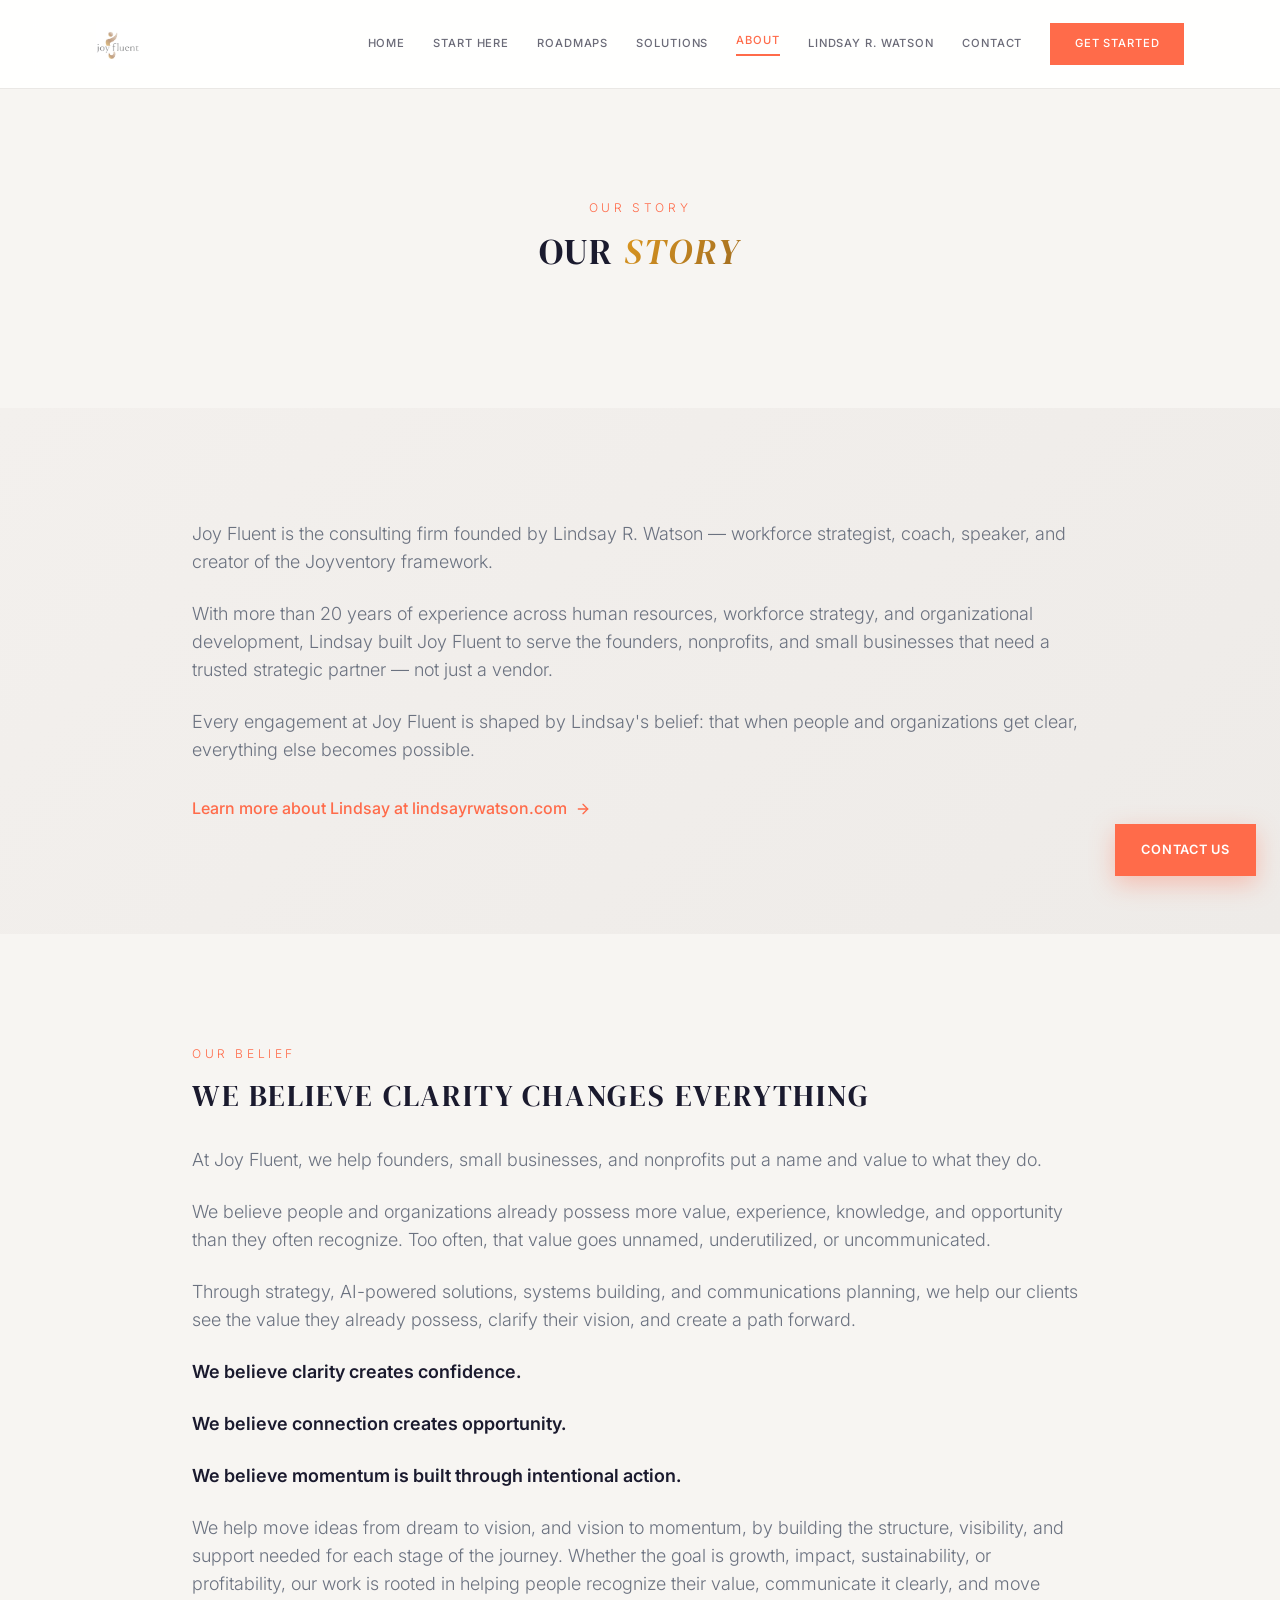
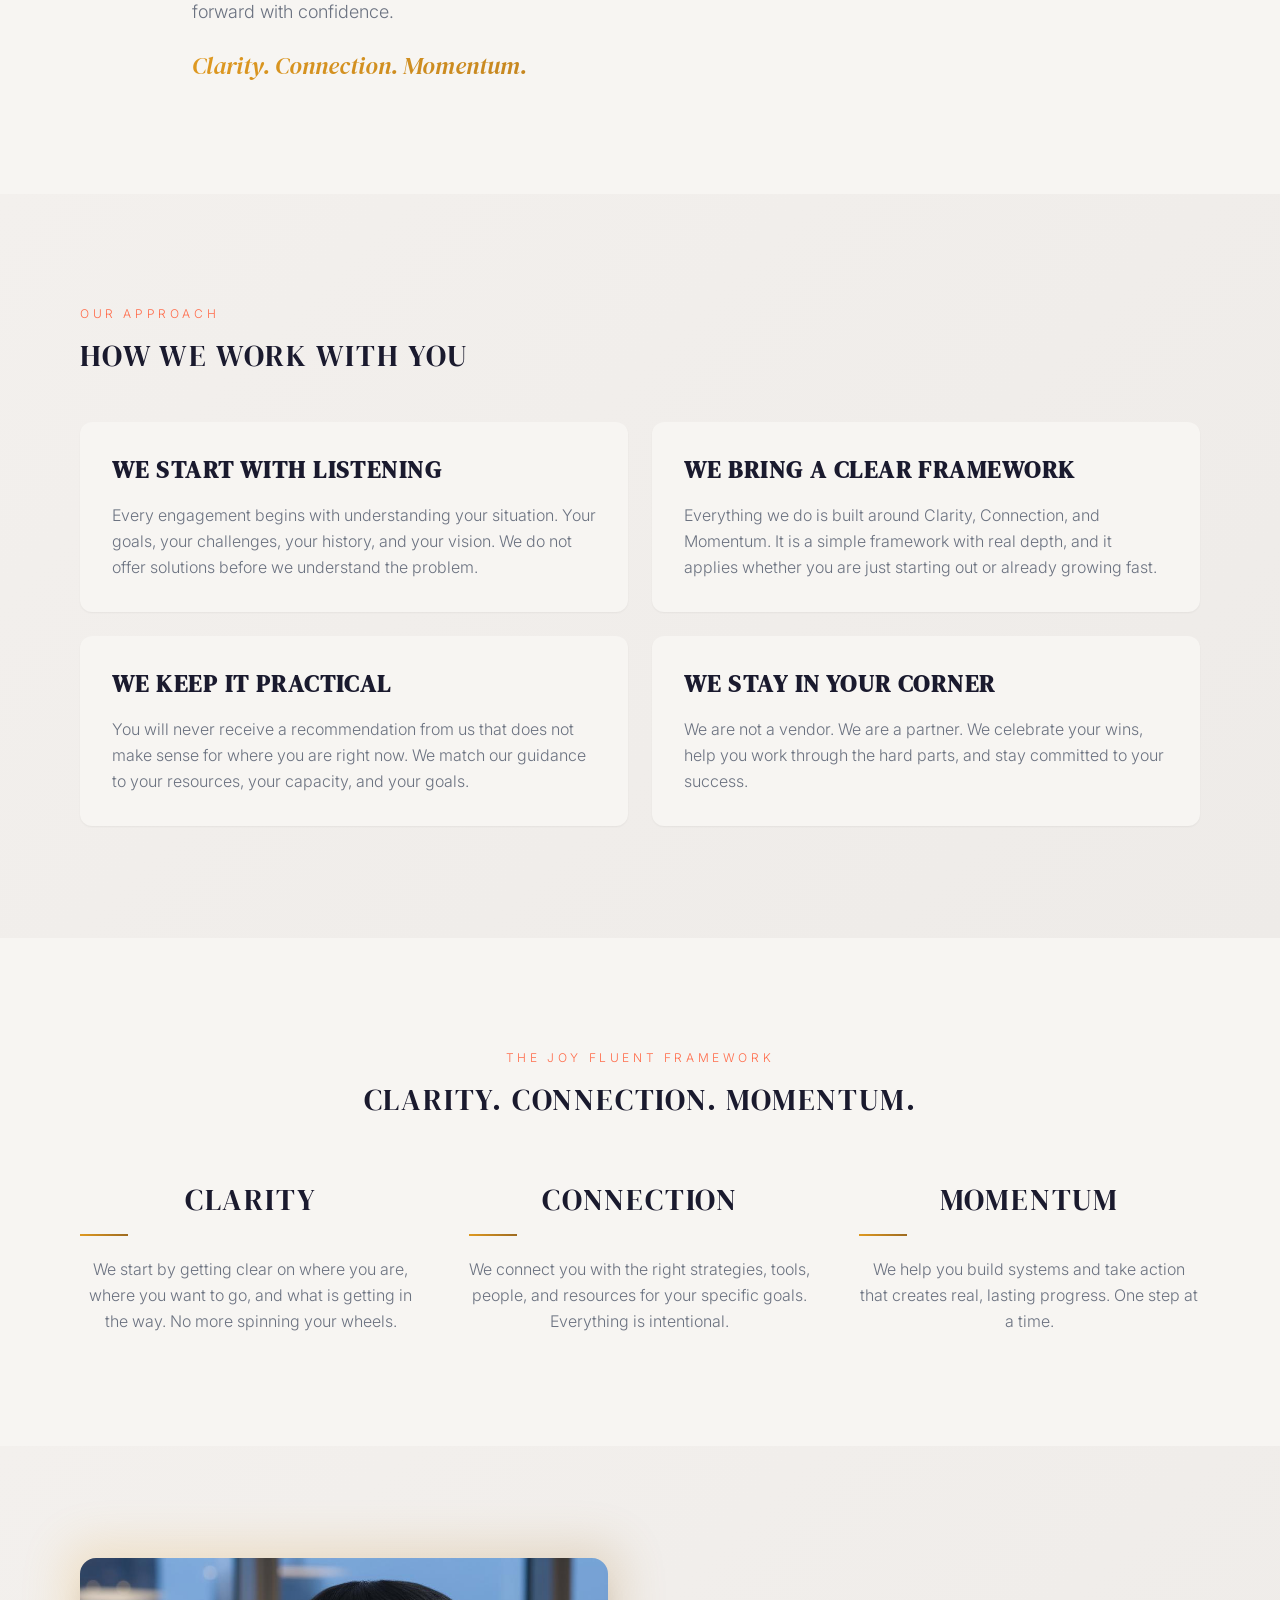
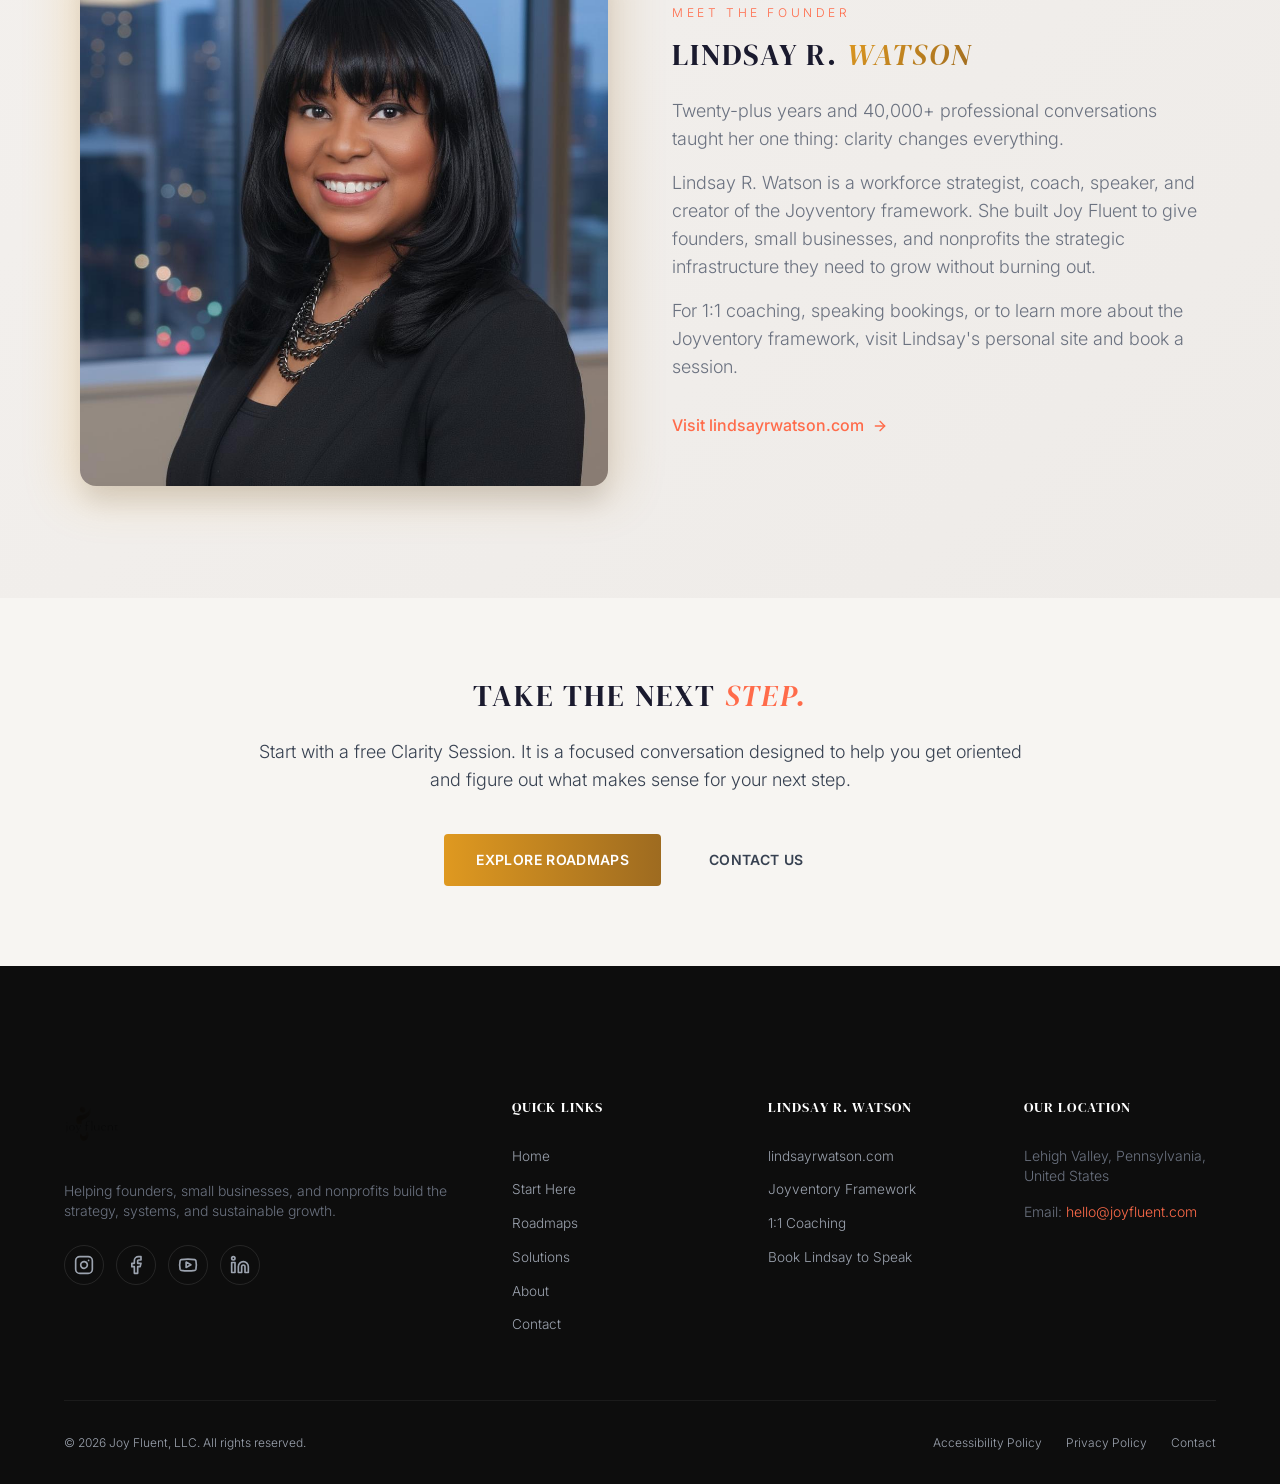
<file: about.html>
<!DOCTYPE html>
<html lang="en">
<head>
  <meta charset="UTF-8">
  <meta name="viewport" content="width=device-width, initial-scale=1.0">
  <title>About Joy Fluent | Clarity, Connection, Momentum</title>
  <link class="favicon" rel="icon" type="image/png" href="assets/joy-fluent-logo.png">
  <link rel="apple-touch-icon" href="assets/joy-fluent-logo.png">
  <meta name="description" content="Joy Fluent is the consulting firm founded by Lindsay R. Watson — workforce strategist, coach, and speaker. We help founders, small businesses, and nonprofits build strategy and systems.">
  <link rel="stylesheet" href="style.css">
</head>
<body>

  <!-- Navigation Header -->
  <nav class="navbar navbar-light">
    <div class="navbar-container">
      <a href="index.html" class="navbar-logo" aria-label="Joy Fluent home">
        <img alt="Joy Fluent" class="h-14 md:h-16 w-auto" src="assets/joy-fluent-logo.png">
      </a>
      <div class="navbar-menu-desktop nav-links">
        <a href="index.html">Home</a>
        <a href="start.html">Start Here</a>
        <a href="roadmaps.html">Roadmaps</a>
        <a href="solutions.html">Solutions</a>
        <a href="about.html" class="active">About</a>
        <a href="https://www.lindsayrwatson.com" target="_blank" rel="noopener noreferrer">Lindsay R. Watson</a>
        <a href="contact.html">Contact</a>
        <a href="https://calendar.app.google/r31ephYiBzL6X2QCA" target="_blank" rel="noopener noreferrer" class="get-started-btn">Get Started</a>
      </div>
      <div class="navbar-toggle-mobile">
        <button type="button" aria-haspopup="dialog" aria-expanded="false" aria-label="Open menu" class="hamburger-btn">
          <svg xmlns="http://www.w3.org/2000/svg" width="24" height="24" viewBox="0 0 24 24" fill="none" stroke="currentColor" stroke-width="2" stroke-linecap="round" stroke-linejoin="round" class="lucide lucide-menu w-7 h-7"><line x1="4" x2="20" y1="12" y2="12"></line><line x1="4" x2="20" y1="6" y2="6"></line><line x1="4" x2="20" y1="18" y2="18"></line></svg>
        </button>
      </div>
    </div>
  </nav>

  <!-- Mobile Menu Drawer -->
  <div id="mobile-menu-drawer" class="mobile-drawer">
    <div class="mobile-drawer-content">
      <button id="mobile-menu-close" class="mobile-drawer-close" aria-label="Close menu">
        <svg xmlns="http://www.w3.org/2000/svg" width="24" height="24" viewBox="0 0 24 24" fill="none" stroke="currentColor" stroke-width="2" stroke-linecap="round" stroke-linejoin="round" class="lucide lucide-x w-7 h-7"><line x1="18" x2="6" y1="6" y2="18"></line><line x1="6" x2="18" y1="6" y2="18"></line></svg>
      </button>
      <div class="mobile-menu-links">
        <a href="index.html">Home</a>
        <a href="start.html">Start Here</a>
        <a href="roadmaps.html">Roadmaps</a>
        <a href="solutions.html">Solutions</a>
        <a href="about.html" class="active">About</a>
        <a href="https://www.lindsayrwatson.com" target="_blank" rel="noopener noreferrer">Lindsay R. Watson</a>
        <a href="contact.html">Contact</a>
        <a href="https://calendar.app.google/r31ephYiBzL6X2QCA" target="_blank" rel="noopener noreferrer" class="get-started-btn">Get Started</a>
      </div>
    </div>
  </div>

  <!-- Hero Section -->
  <section class="section-padding text-center">
    <div class="max-w-3xl mx-auto fade-in-on-scroll">
      <p class="font-body text-xs tracking-[0.3em] uppercase text-primary mb-4 text-center">Our Story</p>
      <h1 class="text-4xl md:text-6xl font-display font-light leading-[1.1] mb-6 text-foreground">
        Our <span class="italic gold-gradient-text">Story</span>
      </h1>
    </div>
  </section>

  <!-- Story Intro Section -->
  <section class="section-padding gold-gradient-bg-subtle">
    <div class="max-w-4xl mx-auto fade-in-on-scroll">
      <div class="space-y-6 text-lg text-muted-foreground font-body font-light leading-relaxed mb-8">
        <p>
          Joy Fluent is the consulting firm founded by Lindsay R. Watson — workforce strategist, coach, speaker, and creator of the Joyventory framework.
        </p>
        <p>
          With more than 20 years of experience across human resources, workforce strategy, and organizational development, Lindsay built Joy Fluent to serve the founders, nonprofits, and small businesses that need a trusted strategic partner — not just a vendor.
        </p>
        <p>
          Every engagement at Joy Fluent is shaped by Lindsay's belief: that when people and organizations get clear, everything else becomes possible.
        </p>
      </div>
      <a href="https://www.lindsayrwatson.com" target="_blank" rel="noopener noreferrer" class="inline-flex items-center gap-2 font-body font-medium text-primary hover:gap-3 transition-all">
        Learn more about Lindsay at lindsayrwatson.com
        <svg xmlns="http://www.w3.org/2000/svg" width="24" height="24" viewBox="0 0 24 24" fill="none" stroke="currentColor" stroke-width="2" stroke-linecap="round" stroke-linejoin="round" class="lucide lucide-arrow-right w-4 h-4"><path d="M5 12h14"></path><path d="m12 5 7 7-7 7"></path></svg>
      </a>
    </div>
  </section>

  <!-- Our Belief Section -->
  <section class="section-padding bg-background">
    <div class="max-w-4xl mx-auto fade-in-on-scroll">
      <p class="font-body text-xs tracking-[0.3em] uppercase text-primary mb-4">Our Belief</p>
      <h2 class="text-3xl md:text-5xl font-display font-light leading-tight mb-8">We Believe Clarity Changes Everything</h2>
      <div class="space-y-6 text-lg text-muted-foreground font-body font-light leading-relaxed">
        <p>
          At Joy Fluent, we help founders, small businesses, and nonprofits put a name and value to what they do.
        </p>
        <p>
          We believe people and organizations already possess more value, experience, knowledge, and opportunity than they often recognize. Too often, that value goes unnamed, underutilized, or uncommunicated.
        </p>
        <p>
          Through strategy, AI-powered solutions, systems building, and communications planning, we help our clients see the value they already possess, clarify their vision, and create a path forward.
        </p>
        <p class="font-semibold text-foreground">We believe clarity creates confidence.</p>
        <p class="font-semibold text-foreground">We believe connection creates opportunity.</p>
        <p class="font-semibold text-foreground">We believe momentum is built through intentional action.</p>
        <p>
          We help move ideas from dream to vision, and vision to momentum, by building the structure, visibility, and support needed for each stage of the journey. Whether the goal is growth, impact, sustainability, or profitability, our work is rooted in helping people recognize their value, communicate it clearly, and move forward with confidence.
        </p>
        <p class="italic gold-gradient-text font-display text-2xl mt-8">Clarity. Connection. Momentum.</p>
      </div>
    </div>
  </section>

  <!-- Our Approach Section -->
  <section class="section-padding gold-gradient-bg-subtle">
    <div class="max-w-6xl mx-auto">
      <div class="mb-12 fade-in-on-scroll">
        <p class="font-body text-xs tracking-[0.3em] uppercase text-primary mb-4">Our Approach</p>
        <h2 class="text-3xl md:text-5xl font-display font-light leading-tight">How We Work With You</h2>
      </div>
      <div class="grid md:grid-cols-2 lg:grid-cols-4 gap-6">
        
        <!-- Pillar 1 -->
        <div class="bg-background rounded-xl p-8 shadow-sm fade-in-on-scroll">
          <h3 class="font-display text-2xl mb-4 text-foreground">We Start With Listening</h3>
          <p class="font-body text-muted-foreground leading-relaxed">Every engagement begins with understanding your situation. Your goals, your challenges, your history, and your vision. We do not offer solutions before we understand the problem.</p>
        </div>

        <!-- Pillar 2 -->
        <div class="bg-background rounded-xl p-8 shadow-sm fade-in-on-scroll">
          <h3 class="font-display text-2xl mb-4 text-foreground">We Bring a Clear Framework</h3>
          <p class="font-body text-muted-foreground leading-relaxed">Everything we do is built around Clarity, Connection, and Momentum. It is a simple framework with real depth, and it applies whether you are just starting out or already growing fast.</p>
        </div>

        <!-- Pillar 3 -->
        <div class="bg-background rounded-xl p-8 shadow-sm fade-in-on-scroll">
          <h3 class="font-display text-2xl mb-4 text-foreground">We Keep It Practical</h3>
          <p class="font-body text-muted-foreground leading-relaxed">You will never receive a recommendation from us that does not make sense for where you are right now. We match our guidance to your resources, your capacity, and your goals.</p>
        </div>

        <!-- Pillar 4 -->
        <div class="bg-background rounded-xl p-8 shadow-sm fade-in-on-scroll">
          <h3 class="font-display text-2xl mb-4 text-foreground">We Stay in Your Corner</h3>
          <p class="font-body text-muted-foreground leading-relaxed">We are not a vendor. We are a partner. We celebrate your wins, help you work through the hard parts, and stay committed to your success.</p>
        </div>

      </div>
    </div>
  </section>

  <!-- The Framework Section -->
  <section class="section-padding bg-background">
    <div class="max-w-6xl mx-auto">
      <div class="text-center mb-16 fade-in-on-scroll">
        <p class="font-body text-xs tracking-[0.3em] uppercase text-primary mb-4 text-center">The Joy Fluent Framework</p>
        <h2 class="text-3xl md:text-5xl font-display font-light leading-tight max-w-3xl mx-auto">Clarity. Connection. Momentum.</h2>
      </div>
      <div class="grid md:grid-cols-3 gap-12">
        <div class="text-center fade-in-on-scroll">
          <h3 class="font-display text-3xl md:text-4xl font-light text-foreground mb-4">Clarity</h3>
          <div class="w-12 h-0.5 gold-gradient-bg mx-auto mb-5"></div>
          <p class="font-body text-muted-foreground leading-relaxed">We start by getting clear on where you are, where you want to go, and what is getting in the way. No more spinning your wheels.</p>
        </div>
        <div class="text-center fade-in-on-scroll">
          <h3 class="font-display text-3xl md:text-4xl font-light text-foreground mb-4">Connection</h3>
          <div class="w-12 h-0.5 gold-gradient-bg mx-auto mb-5"></div>
          <p class="font-body text-muted-foreground leading-relaxed">We connect you with the right strategies, tools, people, and resources for your specific goals. Everything is intentional.</p>
        </div>
        <div class="text-center fade-in-on-scroll">
          <h3 class="font-display text-3xl md:text-4xl font-light text-foreground mb-4">Momentum</h3>
          <div class="w-12 h-0.5 gold-gradient-bg mx-auto mb-5"></div>
          <p class="font-body text-muted-foreground leading-relaxed">We help you build systems and take action that creates real, lasting progress. One step at a time.</p>
        </div>
      </div>
    </div>
  </section>

  <!-- Meet the Founder Section -->
  <section class="section-padding gold-gradient-bg-subtle">
    <div class="max-w-6xl mx-auto grid md:grid-cols-2 gap-12 lg:gap-16 items-center">
      <div class="flex justify-center md:justify-start fade-in-on-scroll">
        <div class="relative">
          <div class="absolute -inset-3 gold-gradient-bg rounded-2xl opacity-20 blur-xl"></div>
          <img src="assets/lindsay-headshot-home.jpeg" alt="Lindsay R. Watson, Founder of Joy Fluent" class="relative rounded-2xl w-full max-w-sm object-cover shadow-xl" width="512" height="512" loading="lazy">
        </div>
      </div>
      <div class="fade-in-on-scroll">
        <p class="font-body text-xs tracking-[0.3em] uppercase text-primary mb-4">Meet the Founder</p>
        <h2 class="text-3xl md:text-5xl font-display font-light leading-tight mb-6">Lindsay R. <span class="italic gold-gradient-text">Watson</span></h2>
        <div class="space-y-4 font-body text-lg text-muted-foreground leading-relaxed mb-8">
          <p>
            Twenty-plus years and 40,000+ professional conversations taught her one thing: clarity changes everything.
          </p>
          <p>
            Lindsay R. Watson is a workforce strategist, coach, speaker, and creator of the Joyventory framework. She built Joy Fluent to give founders, small businesses, and nonprofits the strategic infrastructure they need to grow without burning out.
          </p>
          <p>
            For 1:1 coaching, speaking bookings, or to learn more about the Joyventory framework, visit Lindsay's personal site and book a session.
          </p>
        </div>
        <a href="https://www.lindsayrwatson.com" target="_blank" rel="noopener noreferrer" class="inline-flex items-center gap-2 font-body font-medium text-primary hover:gap-3 transition-all">
          Visit lindsayrwatson.com
          <svg xmlns="http://www.w3.org/2000/svg" width="24" height="24" viewBox="0 0 24 24" fill="none" stroke="currentColor" stroke-width="2" stroke-linecap="round" stroke-linejoin="round" class="lucide lucide-arrow-right w-4 h-4"><path d="M5 12h14"></path><path d="m12 5 7 7-7 7"></path></svg>
        </a>
      </div>
    </div>
  </section>

  <!-- Dark CTA Banner -->
  <section class="py-20 md:py-28 px-6 md:px-12 bg-foreground text-background">
    <div class="max-w-3xl mx-auto text-center fade-in-on-scroll">
      <h2 class="text-3xl md:text-5xl font-display font-light leading-tight mb-6">Take the Next <span class="italic text-primary">Step.</span></h2>
      <p class="font-body text-lg text-background/80 leading-relaxed mb-10">
        Start with a free Clarity Session. It is a focused conversation designed to help you get oriented and figure out what makes sense for your next step.
      </p>
      <div class="flex flex-col sm:flex-row gap-4 justify-center">
        <a href="roadmaps.html" class="inline-flex items-center justify-center gold-gradient-bg px-8 py-4 rounded-md font-body font-semibold text-sm tracking-wide uppercase hover:-translate-y-0.5 transition-all">Explore Roadmaps</a>
        <a href="https://calendar.app.google/r31ephYiBzL6X2QCA" target="_blank" rel="noopener noreferrer" class="inline-flex items-center justify-center border-2 border-primary px-8 py-4 rounded-md font-body font-semibold text-sm tracking-wide uppercase hover:-translate-y-0.5 transition-all">Contact Us</a>
      </div>
    </div>
  </section>

  <!-- Footer -->
  <footer class="footer">
    <div class="footer-container">
      <div class="footer-grid">
        <div>
          <a href="index.html" class="footer-brand-logo">
            <img alt="Joy Fluent" class="h-14 w-auto mix-blend-multiply" src="assets/joy-fluent-logo.png">
          </a>
          <p class="font-body text-sm text-muted-foreground leading-relaxed mb-6">
            Helping founders, small businesses, and nonprofits build the strategy, systems, and sustainable growth.
          </p>
          <div class="footer-social-icons">
            <a href="https://www.instagram.com/joyfluent/" target="_blank" rel="noopener noreferrer" class="footer-social-btn" aria-label="Instagram">
              <svg xmlns="http://www.w3.org/2000/svg" width="20" height="20" viewBox="0 0 24 24" fill="none" stroke="currentColor" stroke-width="2" stroke-linecap="round" stroke-linejoin="round" class="lucide lucide-instagram"><rect width="20" height="20" x="2" y="2" rx="5" ry="5"></rect><path d="M16 11.37A4 4 0 1 1 12.63 8 4 4 0 0 1 16 11.37z"></path><line x1="17.5" x2="17.51" y1="6.5" y2="6.5"></line></svg>
            </a>
            <a href="https://www.facebook.com/joyfluent" target="_blank" rel="noopener noreferrer" class="footer-social-btn" aria-label="Facebook">
              <svg xmlns="http://www.w3.org/2000/svg" width="20" height="20" viewBox="0 0 24 24" fill="none" stroke="currentColor" stroke-width="2" stroke-linecap="round" stroke-linejoin="round" class="lucide lucide-facebook"><path d="M18 2h-3a5 5 0 0 0-5 5v3H7v4h3v8h4v-8h3l1-4h-4V7a1 1 0 0 1 1-1h3z"></path></svg>
            </a>
            <a href="https://www.youtube.com/@JoyFluent" target="_blank" rel="noopener noreferrer" class="footer-social-btn" aria-label="YouTube">
              <svg xmlns="http://www.w3.org/2000/svg" width="20" height="20" viewBox="0 0 24 24" fill="none" stroke="currentColor" stroke-width="2" stroke-linecap="round" stroke-linejoin="round" class="lucide lucide-youtube"><path d="M2.5 17a24.12 24.12 0 0 1 0-10 2 2 0 0 1 1.4-1.4 49.56 49.56 0 0 1 16.2 0A2 2 0 0 1 21.5 7a24.12 24.12 0 0 1 0 10 2 2 0 0 1-1.4 1.4 49.55 49.55 0 0 1-16.2 0A2 2 0 0 1 2.5 17z"></path><polygon points="9.75 15.02 15.5 11.75 9.75 8.48 9.75 15.02"></polygon></svg>
            </a>
            <a href="https://www.linkedin.com/company/joyfluent/" target="_blank" rel="noopener noreferrer" class="footer-social-btn" aria-label="LinkedIn">
              <svg xmlns="http://www.w3.org/2000/svg" width="20" height="20" viewBox="0 0 24 24" fill="none" stroke="currentColor" stroke-width="2" stroke-linecap="round" stroke-linejoin="round" class="lucide lucide-linkedin"><path d="M16 8a6 6 0 0 1 6 6v7h-4v-7a2 2 0 0 0-2-2 2 2 0 0 0-2 2v7h-4v-7a6 6 0 0 1 6-6z"></path><rect width="4" height="12" x="2" y="9"></rect><circle cx="4" cy="4" r="2"></circle></svg>
            </a>
          </div>
        </div>
        <div>
          <h4 class="font-display text-xl font-medium mb-6">Quick Links</h4>
          <ul class="footer-links-list">
            <li><a href="index.html">Home</a></li>
            <li><a href="start.html">Start Here</a></li>
            <li><a href="roadmaps.html">Roadmaps</a></li>
            <li><a href="solutions.html">Solutions</a></li>
            <li><a href="about.html">About</a></li>
            <li><a href="contact.html">Contact</a></li>
          </ul>
        </div>
        <div>
          <h4 class="font-display text-xl font-medium mb-6">Lindsay R. Watson</h4>
          <ul class="footer-links-list">
            <li><a href="https://www.lindsayrwatson.com" target="_blank" rel="noopener noreferrer">lindsayrwatson.com</a></li>
            <li><a href="https://www.lindsayrwatson.com" target="_blank" rel="noopener noreferrer">Joyventory Framework</a></li>
            <li><a href="https://www.lindsayrwatson.com" target="_blank" rel="noopener noreferrer">1:1 Coaching</a></li>
            <li><a href="https://www.lindsayrwatson.com" target="_blank" rel="noopener noreferrer">Book Lindsay to Speak</a></li>
          </ul>
        </div>
        <div>
          <h4 class="font-display text-xl font-medium mb-6">Our Location</h4>
          <p class="font-body text-sm text-muted-foreground leading-relaxed mb-4">
            Lehigh Valley, Pennsylvania, United States
          </p>
          <p class="font-body text-sm text-muted-foreground">
            Email: <a href="mailto:hello@joyfluent.com" class="text-primary hover:underline">hello@joyfluent.com</a>
          </p>
        </div>
      </div>
      <div class="footer-bottom">
        <p>&copy; 2026 Joy Fluent, LLC. All rights reserved.</p>
        <div class="footer-bottom-links">
          <a href="accessibility.html">Accessibility Policy</a>
          <a href="privacy.html">Privacy Policy</a>
          <a href="contact.html">Contact</a>
        </div>
      </div>
    </div>
  </footer>

  <!-- Fixed HoneyBook CTA Widget Button -->
  <a href="https://calendar.app.google/r31ephYiBzL6X2QCA" target="_blank" rel="noopener noreferrer" class="fixed-contact-button">
    Contact Us
  </a>

  <script src="script.js"></script>
</body>
</html>
</file>
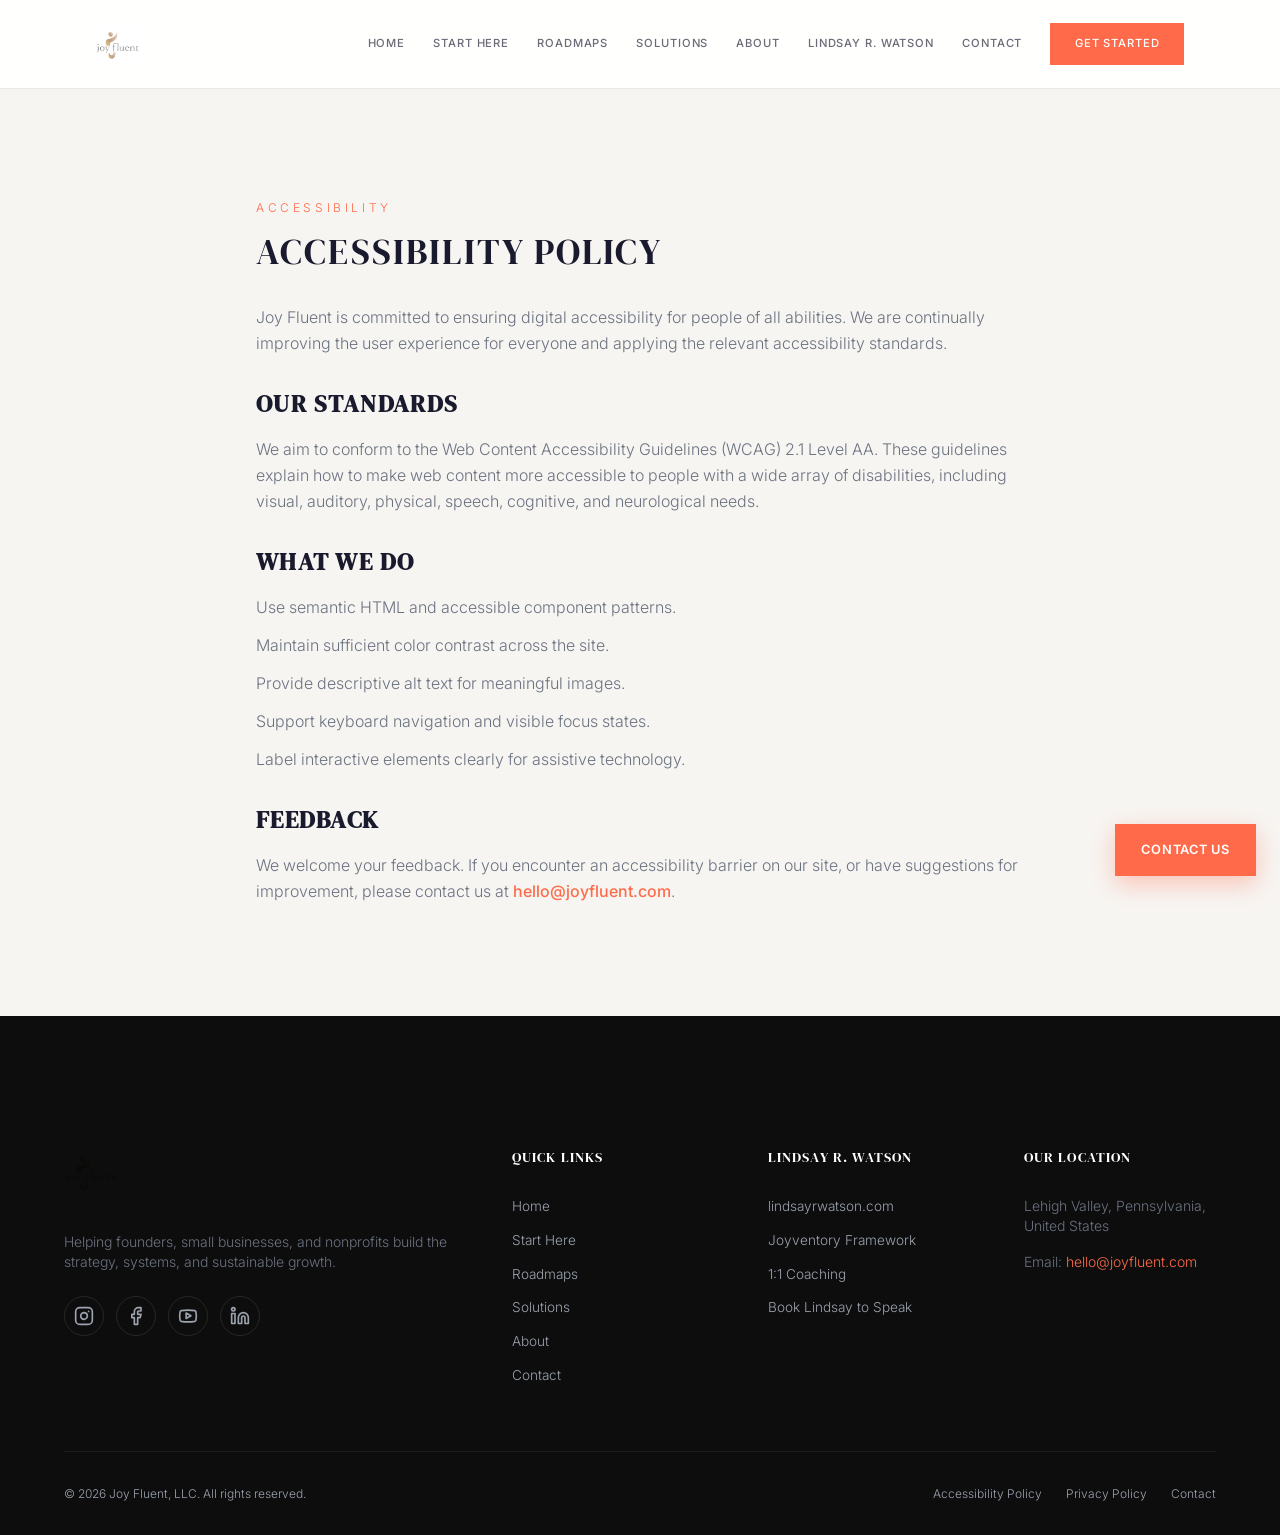
<file: accessibility.html>
<!DOCTYPE html>
<html lang="en">
<head>
  <meta charset="UTF-8">
  <meta name="viewport" content="width=device-width, initial-scale=1.0">
  <title>Accessibility Policy | Joy Fluent</title>
  <link class="favicon" rel="icon" type="image/png" href="assets/joy-fluent-logo.png">
  <link rel="apple-touch-icon" href="assets/joy-fluent-logo.png">
  <meta name="description" content="Joy Fluent is committed to ensuring digital accessibility for people of all abilities. Read our Accessibility Policy here.">
  <link rel="stylesheet" href="style.css">
</head>
<body>

  <!-- Navigation Header -->
  <nav class="navbar navbar-light">
    <div class="navbar-container">
      <a href="index.html" class="navbar-logo" aria-label="Joy Fluent home">
        <img alt="Joy Fluent" class="h-14 md:h-16 w-auto" src="assets/joy-fluent-logo.png">
      </a>
      <div class="navbar-menu-desktop nav-links">
        <a href="index.html">Home</a>
        <a href="start.html">Start Here</a>
        <a href="roadmaps.html">Roadmaps</a>
        <a href="solutions.html">Solutions</a>
        <a href="about.html">About</a>
        <a href="https://www.lindsayrwatson.com" target="_blank" rel="noopener noreferrer">Lindsay R. Watson</a>
        <a href="contact.html">Contact</a>
        <a href="https://calendar.app.google/r31ephYiBzL6X2QCA" target="_blank" rel="noopener noreferrer" class="get-started-btn">Get Started</a>
      </div>
      <div class="navbar-toggle-mobile">
        <button type="button" aria-haspopup="dialog" aria-expanded="false" aria-label="Open menu" class="hamburger-btn">
          <svg xmlns="http://www.w3.org/2000/svg" width="24" height="24" viewBox="0 0 24 24" fill="none" stroke="currentColor" stroke-width="2" stroke-linecap="round" stroke-linejoin="round" class="lucide lucide-menu w-7 h-7"><line x1="4" x2="20" y1="12" y2="12"></line><line x1="4" x2="20" y1="6" y2="6"></line><line x1="4" x2="20" y1="18" y2="18"></line></svg>
        </button>
      </div>
    </div>
  </nav>

  <!-- Mobile Menu Drawer -->
  <div id="mobile-menu-drawer" class="mobile-drawer">
    <div class="mobile-drawer-content">
      <button id="mobile-menu-close" class="mobile-drawer-close" aria-label="Close menu">
        <svg xmlns="http://www.w3.org/2000/svg" width="24" height="24" viewBox="0 0 24 24" fill="none" stroke="currentColor" stroke-width="2" stroke-linecap="round" stroke-linejoin="round" class="lucide lucide-x w-7 h-7"><line x1="18" x2="6" y1="6" y2="18"></line><line x1="6" x2="18" y1="6" y2="18"></line></svg>
      </button>
      <div class="mobile-menu-links">
        <a href="index.html">Home</a>
        <a href="start.html">Start Here</a>
        <a href="roadmaps.html">Roadmaps</a>
        <a href="solutions.html">Solutions</a>
        <a href="about.html">About</a>
        <a href="https://www.lindsayrwatson.com" target="_blank" rel="noopener noreferrer">Lindsay R. Watson</a>
        <a href="contact.html">Contact</a>
        <a href="https://calendar.app.google/r31ephYiBzL6X2QCA" target="_blank" rel="noopener noreferrer" class="get-started-btn">Get Started</a>
      </div>
    </div>
  </div>

  <!-- Content Section -->
  <section class="section-padding bg-background">
    <div class="max-w-3xl mx-auto">
      <p class="font-body text-xs tracking-[0.3em] uppercase text-primary mb-4">Accessibility</p>
      <h1 class="text-4xl md:text-6xl font-display font-light leading-[1.1] mb-8 text-foreground">Accessibility Policy</h1>
      
      <div class="space-y-8 font-body text-muted-foreground leading-relaxed">
        <div class="space-y-4">
          <p>
            Joy Fluent is committed to ensuring digital accessibility for people of all abilities. We are continually improving the user experience for everyone and applying the relevant accessibility standards.
          </p>
        </div>

        <div class="space-y-4">
          <h2 class="font-display text-2xl text-foreground">Our Standards</h2>
          <p>
            We aim to conform to the Web Content Accessibility Guidelines (WCAG) 2.1 Level AA. These guidelines explain how to make web content more accessible to people with a wide array of disabilities, including visual, auditory, physical, speech, cognitive, and neurological needs.
          </p>
        </div>

        <div class="space-y-4">
          <h2 class="font-display text-2xl text-foreground">What We Do</h2>
          <ul class="space-y-3 pl-4">
            <li class="flex items-start gap-3">
              <span class="mt-2 w-1.5 h-1.5 rounded-full gold-gradient-bg shrink-0"></span>
              <span>Use semantic HTML and accessible component patterns.</span>
            </li>
            <li class="flex items-start gap-3">
              <span class="mt-2 w-1.5 h-1.5 rounded-full gold-gradient-bg shrink-0"></span>
              <span>Maintain sufficient color contrast across the site.</span>
            </li>
            <li class="flex items-start gap-3">
              <span class="mt-2 w-1.5 h-1.5 rounded-full gold-gradient-bg shrink-0"></span>
              <span>Provide descriptive alt text for meaningful images.</span>
            </li>
            <li class="flex items-start gap-3">
              <span class="mt-2 w-1.5 h-1.5 rounded-full gold-gradient-bg shrink-0"></span>
              <span>Support keyboard navigation and visible focus states.</span>
            </li>
            <li class="flex items-start gap-3">
              <span class="mt-2 w-1.5 h-1.5 rounded-full gold-gradient-bg shrink-0"></span>
              <span>Label interactive elements clearly for assistive technology.</span>
            </li>
          </ul>
        </div>

        <div class="space-y-4">
          <h2 class="font-display text-2xl text-foreground">Feedback</h2>
          <p>
            We welcome your feedback. If you encounter an accessibility barrier on our site, or have suggestions for improvement, please contact us at <a href="mailto:hello@joyfluent.com" class="text-primary hover:underline font-medium">hello@joyfluent.com</a>.
          </p>
        </div>
      </div>
    </div>
  </section>

  <!-- Footer -->
  <footer class="footer">
    <div class="footer-container">
      <div class="footer-grid">
        <div>
          <a href="index.html" class="footer-brand-logo">
            <img alt="Joy Fluent" class="h-14 w-auto mix-blend-multiply" src="assets/joy-fluent-logo.png">
          </a>
          <p class="font-body text-sm text-muted-foreground leading-relaxed mb-6">
            Helping founders, small businesses, and nonprofits build the strategy, systems, and sustainable growth.
          </p>
          <div class="footer-social-icons">
            <a href="https://www.instagram.com/joyfluent/" target="_blank" rel="noopener noreferrer" class="footer-social-btn" aria-label="Instagram">
              <svg xmlns="http://www.w3.org/2000/svg" width="20" height="20" viewBox="0 0 24 24" fill="none" stroke="currentColor" stroke-width="2" stroke-linecap="round" stroke-linejoin="round" class="lucide lucide-instagram"><rect width="20" height="20" x="2" y="2" rx="5" ry="5"></rect><path d="M16 11.37A4 4 0 1 1 12.63 8 4 4 0 0 1 16 11.37z"></path><line x1="17.5" x2="17.51" y1="6.5" y2="6.5"></line></svg>
            </a>
            <a href="https://www.facebook.com/joyfluent" target="_blank" rel="noopener noreferrer" class="footer-social-btn" aria-label="Facebook">
              <svg xmlns="http://www.w3.org/2000/svg" width="20" height="20" viewBox="0 0 24 24" fill="none" stroke="currentColor" stroke-width="2" stroke-linecap="round" stroke-linejoin="round" class="lucide lucide-facebook"><path d="M18 2h-3a5 5 0 0 0-5 5v3H7v4h3v8h4v-8h3l1-4h-4V7a1 1 0 0 1 1-1h3z"></path></svg>
            </a>
            <a href="https://www.youtube.com/@JoyFluent" target="_blank" rel="noopener noreferrer" class="footer-social-btn" aria-label="YouTube">
              <svg xmlns="http://www.w3.org/2000/svg" width="20" height="20" viewBox="0 0 24 24" fill="none" stroke="currentColor" stroke-width="2" stroke-linecap="round" stroke-linejoin="round" class="lucide lucide-youtube"><path d="M2.5 17a24.12 24.12 0 0 1 0-10 2 2 0 0 1 1.4-1.4 49.56 49.56 0 0 1 16.2 0A2 2 0 0 1 21.5 7a24.12 24.12 0 0 1 0 10 2 2 0 0 1-1.4 1.4 49.55 49.55 0 0 1-16.2 0A2 2 0 0 1 2.5 17z"></path><polygon points="9.75 15.02 15.5 11.75 9.75 8.48 9.75 15.02"></polygon></svg>
            </a>
            <a href="https://www.linkedin.com/company/joyfluent/" target="_blank" rel="noopener noreferrer" class="footer-social-btn" aria-label="LinkedIn">
              <svg xmlns="http://www.w3.org/2000/svg" width="20" height="20" viewBox="0 0 24 24" fill="none" stroke="currentColor" stroke-width="2" stroke-linecap="round" stroke-linejoin="round" class="lucide lucide-linkedin"><path d="M16 8a6 6 0 0 1 6 6v7h-4v-7a2 2 0 0 0-2-2 2 2 0 0 0-2 2v7h-4v-7a6 6 0 0 1 6-6z"></path><rect width="4" height="12" x="2" y="9"></rect><circle cx="4" cy="4" r="2"></circle></svg>
            </a>
          </div>
        </div>
        <div>
          <h4 class="font-display text-xl font-medium mb-6">Quick Links</h4>
          <ul class="footer-links-list">
            <li><a href="index.html">Home</a></li>
            <li><a href="start.html">Start Here</a></li>
            <li><a href="roadmaps.html">Roadmaps</a></li>
            <li><a href="solutions.html">Solutions</a></li>
            <li><a href="about.html">About</a></li>
            <li><a href="contact.html">Contact</a></li>
          </ul>
        </div>
        <div>
          <h4 class="font-display text-xl font-medium mb-6">Lindsay R. Watson</h4>
          <ul class="footer-links-list">
            <li><a href="https://www.lindsayrwatson.com" target="_blank" rel="noopener noreferrer">lindsayrwatson.com</a></li>
            <li><a href="https://www.lindsayrwatson.com" target="_blank" rel="noopener noreferrer">Joyventory Framework</a></li>
            <li><a href="https://www.lindsayrwatson.com" target="_blank" rel="noopener noreferrer">1:1 Coaching</a></li>
            <li><a href="https://www.lindsayrwatson.com" target="_blank" rel="noopener noreferrer">Book Lindsay to Speak</a></li>
          </ul>
        </div>
        <div>
          <h4 class="font-display text-xl font-medium mb-6">Our Location</h4>
          <p class="font-body text-sm text-muted-foreground leading-relaxed mb-4">
            Lehigh Valley, Pennsylvania, United States
          </p>
          <p class="font-body text-sm text-muted-foreground">
            Email: <a href="mailto:hello@joyfluent.com" class="text-primary hover:underline">hello@joyfluent.com</a>
          </p>
        </div>
      </div>
      <div class="footer-bottom">
        <p>&copy; 2026 Joy Fluent, LLC. All rights reserved.</p>
        <div class="footer-bottom-links">
          <a href="accessibility.html">Accessibility Policy</a>
          <a href="privacy.html">Privacy Policy</a>
          <a href="contact.html">Contact</a>
        </div>
      </div>
    </div>
  </footer>

  <!-- Fixed HoneyBook CTA Widget Button -->
  <a href="https://calendar.app.google/r31ephYiBzL6X2QCA" target="_blank" rel="noopener noreferrer" class="fixed-contact-button">
    Contact Us
  </a>

  <script src="script.js"></script>
</body>
</html>
</file>
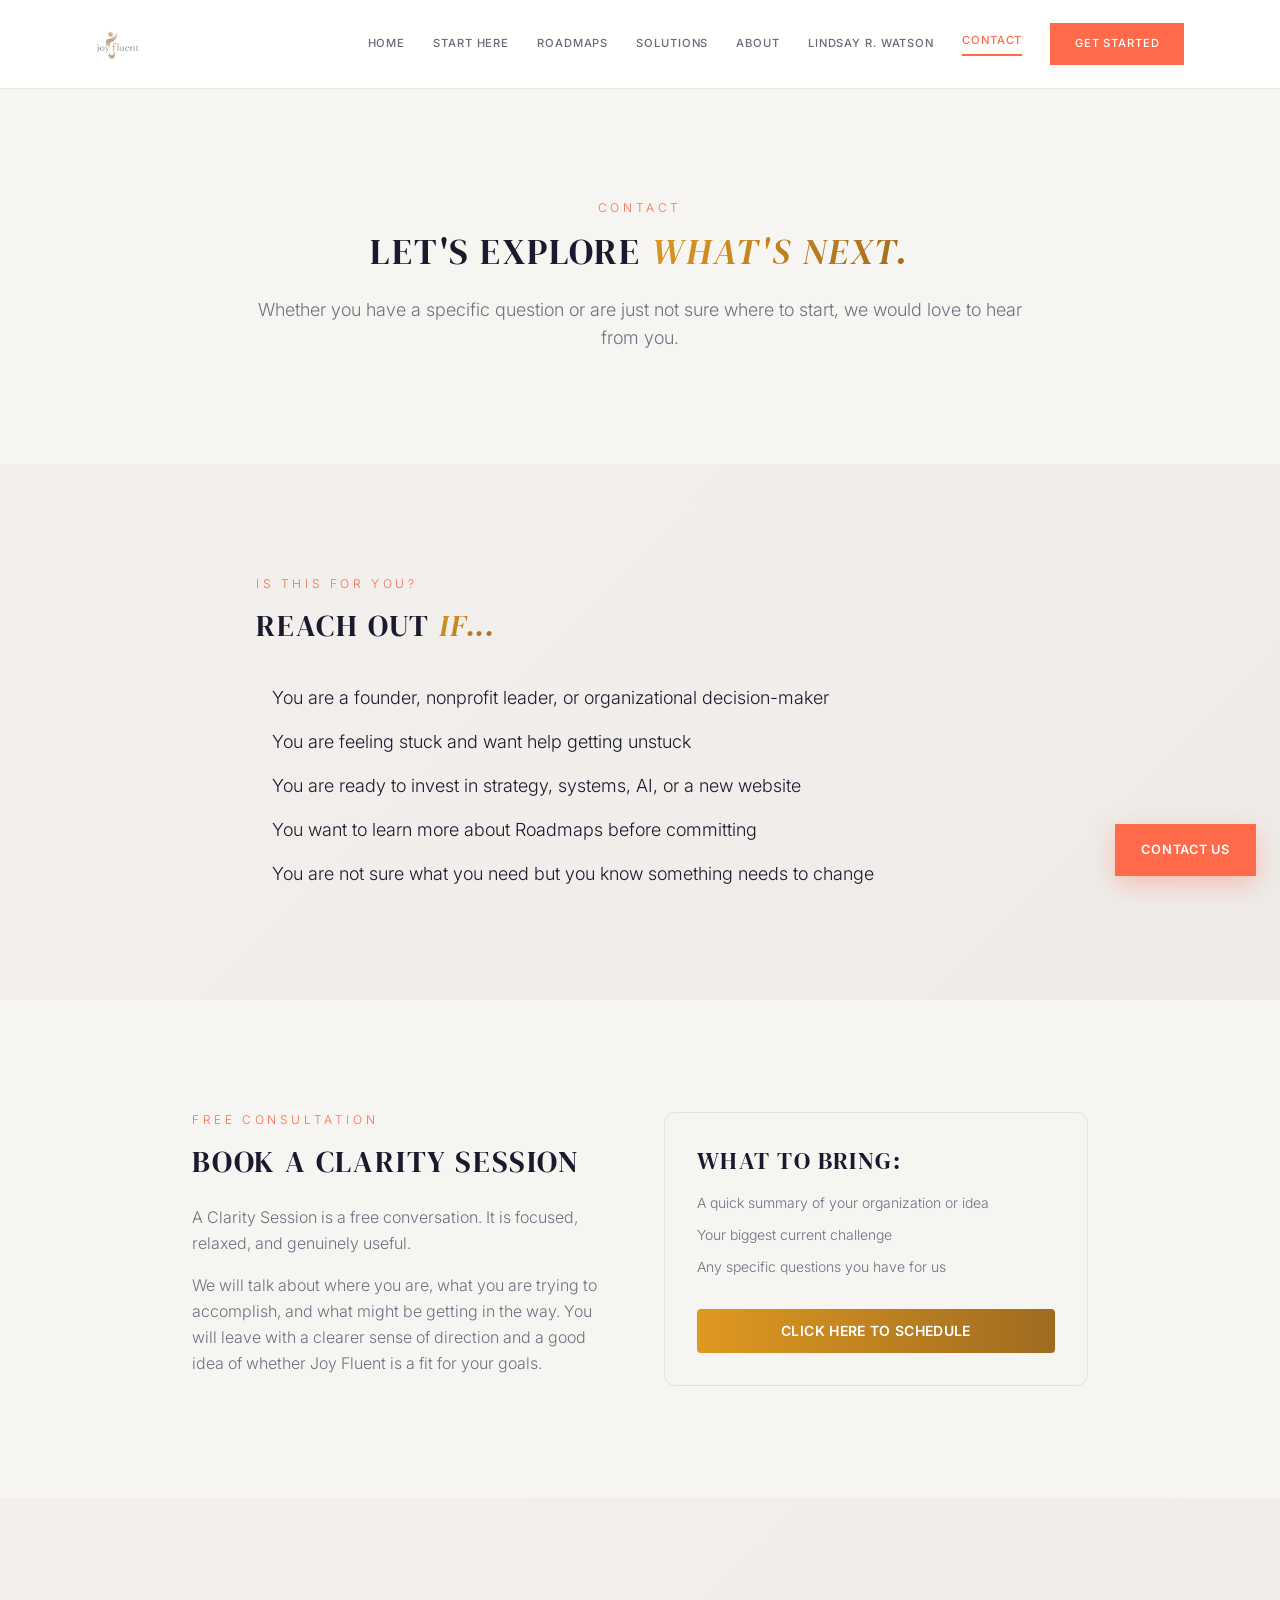
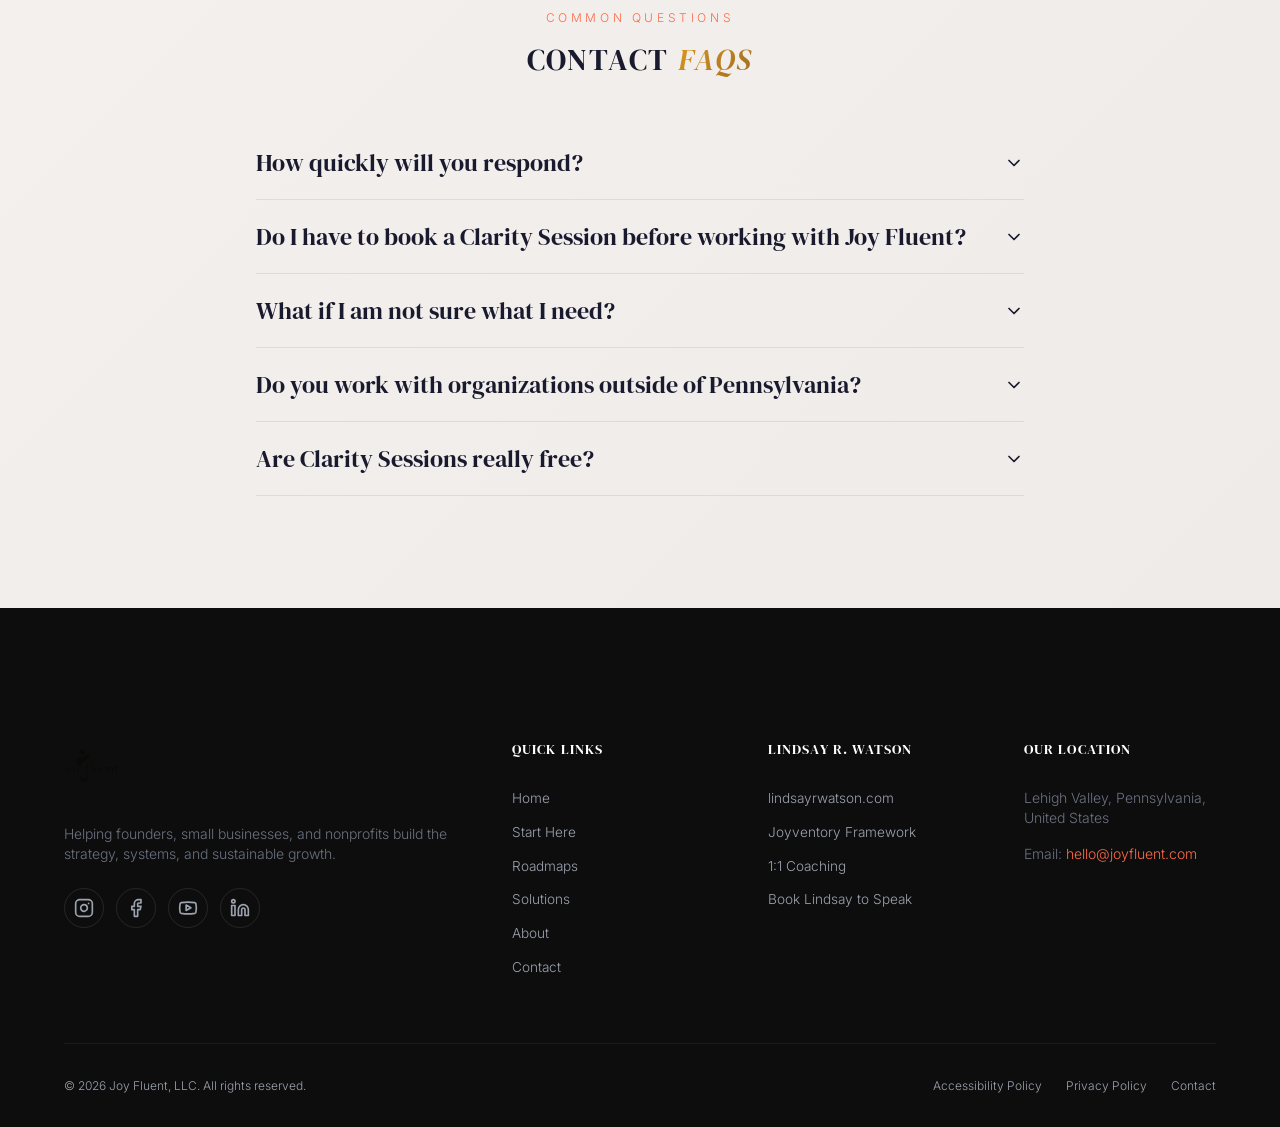
<file: contact.html>
<!DOCTYPE html>
<html lang="en">
<head>
  <meta charset="UTF-8">
  <meta name="viewport" content="width=device-width, initial-scale=1.0">
  <title>Contact Joy Fluent | Contact Us</title>
  <link class="favicon" rel="icon" type="image/png" href="assets/joy-fluent-logo.png">
  <link rel="apple-touch-icon" href="assets/joy-fluent-logo.png">
  <meta name="description" content="Whether you have a specific question or are just not sure where to start, reach out to Joy Fluent. Book a free Clarity Session today.">
  <link rel="stylesheet" href="style.css">
</head>
<body>

  <!-- Navigation Header -->
  <nav class="navbar navbar-light">
    <div class="navbar-container">
      <a href="index.html" class="navbar-logo" aria-label="Joy Fluent home">
        <img alt="Joy Fluent" class="h-14 md:h-16 w-auto" src="assets/joy-fluent-logo.png">
      </a>
      <div class="navbar-menu-desktop nav-links">
        <a href="index.html">Home</a>
        <a href="start.html">Start Here</a>
        <a href="roadmaps.html">Roadmaps</a>
        <a href="solutions.html">Solutions</a>
        <a href="about.html">About</a>
        <a href="https://www.lindsayrwatson.com" target="_blank" rel="noopener noreferrer">Lindsay R. Watson</a>
        <a href="contact.html" class="active">Contact</a>
        <a href="https://calendar.app.google/r31ephYiBzL6X2QCA" target="_blank" rel="noopener noreferrer" class="get-started-btn">Get Started</a>
      </div>
      <div class="navbar-toggle-mobile">
        <button type="button" aria-haspopup="dialog" aria-expanded="false" aria-label="Open menu" class="hamburger-btn">
          <svg xmlns="http://www.w3.org/2000/svg" width="24" height="24" viewBox="0 0 24 24" fill="none" stroke="currentColor" stroke-width="2" stroke-linecap="round" stroke-linejoin="round" class="lucide lucide-menu w-7 h-7"><line x1="4" x2="20" y1="12" y2="12"></line><line x1="4" x2="20" y1="6" y2="6"></line><line x1="4" x2="20" y1="18" y2="18"></line></svg>
        </button>
      </div>
    </div>
  </nav>

  <!-- Mobile Menu Drawer -->
  <div id="mobile-menu-drawer" class="mobile-drawer">
    <div class="mobile-drawer-content">
      <button id="mobile-menu-close" class="mobile-drawer-close" aria-label="Close menu">
        <svg xmlns="http://www.w3.org/2000/svg" width="24" height="24" viewBox="0 0 24 24" fill="none" stroke="currentColor" stroke-width="2" stroke-linecap="round" stroke-linejoin="round" class="lucide lucide-x w-7 h-7"><line x1="18" x2="6" y1="6" y2="18"></line><line x1="6" x2="18" y1="6" y2="18"></line></svg>
      </button>
      <div class="mobile-menu-links">
        <a href="index.html">Home</a>
        <a href="start.html">Start Here</a>
        <a href="roadmaps.html">Roadmaps</a>
        <a href="solutions.html">Solutions</a>
        <a href="about.html">About</a>
        <a href="https://www.lindsayrwatson.com" target="_blank" rel="noopener noreferrer">Lindsay R. Watson</a>
        <a href="contact.html" class="active">Contact</a>
        <a href="https://calendar.app.google/r31ephYiBzL6X2QCA" target="_blank" rel="noopener noreferrer" class="get-started-btn">Get Started</a>
      </div>
    </div>
  </div>

  <!-- Hero Section -->
  <section class="section-padding text-center">
    <div class="max-w-3xl mx-auto fade-in-on-scroll">
      <p class="font-body text-xs tracking-[0.3em] uppercase text-primary mb-4 text-center">Contact</p>
      <h1 class="text-4xl md:text-6xl font-display font-light leading-[1.1] mb-6">
        Let's Explore <span class="italic gold-gradient-text">What's Next.</span>
      </h1>
      <p class="text-lg text-muted-foreground font-body font-light leading-relaxed">
        Whether you have a specific question or are just not sure where to start, we would love to hear from you.
      </p>
    </div>
  </section>

  <!-- Reach Out If Section -->
  <section class="section-padding gold-gradient-bg-subtle">
    <div class="max-w-3xl mx-auto fade-in-on-scroll">
      <p class="font-body text-xs tracking-[0.3em] uppercase text-primary mb-4">Is This For You?</p>
      <h2 class="text-3xl md:text-5xl font-display font-light leading-tight mb-10">Reach Out <span class="italic gold-gradient-text">If...</span></h2>
      <ul class="space-y-4">
        <li class="flex items-start gap-4">
          <span class="mt-2.5 w-2 h-2 rounded-full gold-gradient-bg shrink-0"></span>
          <p class="font-body text-lg text-foreground leading-relaxed">You are a founder, nonprofit leader, or organizational decision-maker</p>
        </li>
        <li class="flex items-start gap-4">
          <span class="mt-2.5 w-2 h-2 rounded-full gold-gradient-bg shrink-0"></span>
          <p class="font-body text-lg text-foreground leading-relaxed">You are feeling stuck and want help getting unstuck</p>
        </li>
        <li class="flex items-start gap-4">
          <span class="mt-2.5 w-2 h-2 rounded-full gold-gradient-bg shrink-0"></span>
          <p class="font-body text-lg text-foreground leading-relaxed">You are ready to invest in strategy, systems, AI, or a new website</p>
        </li>
        <li class="flex items-start gap-4">
          <span class="mt-2.5 w-2 h-2 rounded-full gold-gradient-bg shrink-0"></span>
          <p class="font-body text-lg text-foreground leading-relaxed">You want to learn more about Roadmaps before committing</p>
        </li>
        <li class="flex items-start gap-4">
          <span class="mt-2.5 w-2 h-2 rounded-full gold-gradient-bg shrink-0"></span>
          <p class="font-body text-lg text-foreground leading-relaxed">You are not sure what you need but you know something needs to change</p>
        </li>
      </ul>
    </div>
  </section>

  <!-- Free Consultation Section -->
  <section class="section-padding bg-background">
    <div class="max-w-4xl mx-auto grid md:grid-cols-2 gap-12 items-start">
      <div class="fade-in-on-scroll">
        <p class="font-body text-xs tracking-[0.3em] uppercase text-primary mb-4">Free Consultation</p>
        <h2 class="text-3xl md:text-4xl font-display font-light leading-tight mb-6">Book a Clarity Session</h2>
        <div class="space-y-4 font-body text-muted-foreground leading-relaxed">
          <p>
            A Clarity Session is a free conversation. It is focused, relaxed, and genuinely useful.
          </p>
          <p>
            We will talk about where you are, what you are trying to accomplish, and what might be getting in the way. You will leave with a clearer sense of direction and a good idea of whether Joy Fluent is a fit for your goals.
          </p>
        </div>
      </div>
      
      <div class="bg-card rounded-xl p-8 border border-border fade-in-on-scroll">
        <h3 class="font-display text-2xl font-light mb-4 text-foreground">What to bring:</h3>
        <ul class="space-y-3 font-body text-sm text-muted-foreground mb-8">
          <li class="flex items-start gap-3">
            <span class="mt-1.5 w-1.5 h-1.5 rounded-full gold-gradient-bg shrink-0"></span>
            <span>A quick summary of your organization or idea</span>
          </li>
          <li class="flex items-start gap-3">
            <span class="mt-1.5 w-1.5 h-1.5 rounded-full gold-gradient-bg shrink-0"></span>
            <span>Your biggest current challenge</span>
          </li>
          <li class="flex items-start gap-3">
            <span class="mt-1.5 w-1.5 h-1.5 rounded-full gold-gradient-bg shrink-0"></span>
            <span>Any specific questions you have for us</span>
          </li>
        </ul>
        <a href="https://calendar.app.google/r31ephYiBzL6X2QCA" target="_blank" rel="noopener noreferrer" class="block text-center gold-gradient-bg py-3 rounded-md font-body font-semibold text-sm tracking-wide uppercase transition-all">Click Here to Schedule</a>
      </div>
    </div>
  </section>

  <!-- Contact FAQs Section -->
  <section class="section-padding gold-gradient-bg-subtle">
    <div class="max-w-3xl mx-auto">
      <div class="text-center mb-12 fade-in-on-scroll">
        <p class="font-body text-xs tracking-[0.3em] uppercase text-primary mb-4 text-center">Common Questions</p>
        <h2 class="text-3xl md:text-5xl font-display font-light leading-tight">Contact <span class="italic gold-gradient-text">FAQs</span></h2>
      </div>
      
      <div class="w-full space-y-2 fade-in-on-scroll">
        
        <!-- FAQ 1 -->
        <div class="faq-item">
          <button type="button" class="faq-trigger">
            <span>How quickly will you respond?</span>
            <svg xmlns="http://www.w3.org/2000/svg" width="20" height="20" viewBox="0 0 24 24" fill="none" stroke="currentColor" stroke-width="2" stroke-linecap="round" stroke-linejoin="round" class="lucide lucide-chevron-down faq-icon"><path d="m6 9 6 6 6-6"></path></svg>
          </button>
          <div class="faq-content">
            <p class="pb-4 pt-0 font-body text-muted-foreground leading-relaxed">
              We respond to all inquiries within two business days.
            </p>
          </div>
        </div>

        <!-- FAQ 2 -->
        <div class="faq-item">
          <button type="button" class="faq-trigger">
            <span>Do I have to book a Clarity Session before working with Joy Fluent?</span>
            <svg xmlns="http://www.w3.org/2000/svg" width="20" height="20" viewBox="0 0 24 24" fill="none" stroke="currentColor" stroke-width="2" stroke-linecap="round" stroke-linejoin="round" class="lucide lucide-chevron-down faq-icon"><path d="m6 9 6 6 6-6"></path></svg>
          </button>
          <div class="faq-content">
            <p class="pb-4 pt-0 font-body text-muted-foreground leading-relaxed">
              It is not required, but it is the best starting point. It helps us understand your situation before recommending anything.
            </p>
          </div>
        </div>

        <!-- FAQ 3 -->
        <div class="faq-item">
          <button type="button" class="faq-trigger">
            <span>What if I am not sure what I need?</span>
            <svg xmlns="http://www.w3.org/2000/svg" width="20" height="20" viewBox="0 0 24 24" fill="none" stroke="currentColor" stroke-width="2" stroke-linecap="round" stroke-linejoin="round" class="lucide lucide-chevron-down faq-icon"><path d="m6 9 6 6 6-6"></path></svg>
          </button>
          <div class="faq-content">
            <p class="pb-4 pt-0 font-body text-muted-foreground leading-relaxed">
              That is perfectly fine. A Clarity Session is designed for exactly that moment. You do not need to have it figured out.
            </p>
          </div>
        </div>

        <!-- FAQ 4 -->
        <div class="faq-item">
          <button type="button" class="faq-trigger">
            <span>Do you work with organizations outside of Pennsylvania?</span>
            <svg xmlns="http://www.w3.org/2000/svg" width="20" height="20" viewBox="0 0 24 24" fill="none" stroke="currentColor" stroke-width="2" stroke-linecap="round" stroke-linejoin="round" class="lucide lucide-chevron-down faq-icon"><path d="m6 9 6 6 6-6"></path></svg>
          </button>
          <div class="faq-content">
            <p class="pb-4 pt-0 font-body text-muted-foreground leading-relaxed">
              Yes. Joy Fluent works with organizations and founders across the country.
            </p>
          </div>
        </div>

        <!-- FAQ 5 -->
        <div class="faq-item">
          <button type="button" class="faq-trigger">
            <span>Are Clarity Sessions really free?</span>
            <svg xmlns="http://www.w3.org/2000/svg" width="20" height="20" viewBox="0 0 24 24" fill="none" stroke="currentColor" stroke-width="2" stroke-linecap="round" stroke-linejoin="round" class="lucide lucide-chevron-down faq-icon"><path d="m6 9 6 6 6-6"></path></svg>
          </button>
          <div class="faq-content">
            <p class="pb-4 pt-0 font-body text-muted-foreground leading-relaxed">
              Yes. There is no cost and no obligation. It is just a conversation.
            </p>
          </div>
        </div>

      </div>
    </div>
  </section>

  <!-- Footer -->
  <footer class="footer">
    <div class="footer-container">
      <div class="footer-grid">
        <div>
          <a href="index.html" class="footer-brand-logo">
            <img alt="Joy Fluent" class="h-14 w-auto mix-blend-multiply" src="assets/joy-fluent-logo.png">
          </a>
          <p class="font-body text-sm text-muted-foreground leading-relaxed mb-6">
            Helping founders, small businesses, and nonprofits build the strategy, systems, and sustainable growth.
          </p>
          <div class="footer-social-icons">
            <a href="https://www.instagram.com/joyfluent/" target="_blank" rel="noopener noreferrer" class="footer-social-btn" aria-label="Instagram">
              <svg xmlns="http://www.w3.org/2000/svg" width="20" height="20" viewBox="0 0 24 24" fill="none" stroke="currentColor" stroke-width="2" stroke-linecap="round" stroke-linejoin="round" class="lucide lucide-instagram"><rect width="20" height="20" x="2" y="2" rx="5" ry="5"></rect><path d="M16 11.37A4 4 0 1 1 12.63 8 4 4 0 0 1 16 11.37z"></path><line x1="17.5" x2="17.51" y1="6.5" y2="6.5"></line></svg>
            </a>
            <a href="https://www.facebook.com/joyfluent" target="_blank" rel="noopener noreferrer" class="footer-social-btn" aria-label="Facebook">
              <svg xmlns="http://www.w3.org/2000/svg" width="20" height="20" viewBox="0 0 24 24" fill="none" stroke="currentColor" stroke-width="2" stroke-linecap="round" stroke-linejoin="round" class="lucide lucide-facebook"><path d="M18 2h-3a5 5 0 0 0-5 5v3H7v4h3v8h4v-8h3l1-4h-4V7a1 1 0 0 1 1-1h3z"></path></svg>
            </a>
            <a href="https://www.youtube.com/@JoyFluent" target="_blank" rel="noopener noreferrer" class="footer-social-btn" aria-label="YouTube">
              <svg xmlns="http://www.w3.org/2000/svg" width="20" height="20" viewBox="0 0 24 24" fill="none" stroke="currentColor" stroke-width="2" stroke-linecap="round" stroke-linejoin="round" class="lucide lucide-youtube"><path d="M2.5 17a24.12 24.12 0 0 1 0-10 2 2 0 0 1 1.4-1.4 49.56 49.56 0 0 1 16.2 0A2 2 0 0 1 21.5 7a24.12 24.12 0 0 1 0 10 2 2 0 0 1-1.4 1.4 49.55 49.55 0 0 1-16.2 0A2 2 0 0 1 2.5 17z"></path><polygon points="9.75 15.02 15.5 11.75 9.75 8.48 9.75 15.02"></polygon></svg>
            </a>
            <a href="https://www.linkedin.com/company/joyfluent/" target="_blank" rel="noopener noreferrer" class="footer-social-btn" aria-label="LinkedIn">
              <svg xmlns="http://www.w3.org/2000/svg" width="20" height="20" viewBox="0 0 24 24" fill="none" stroke="currentColor" stroke-width="2" stroke-linecap="round" stroke-linejoin="round" class="lucide lucide-linkedin"><path d="M16 8a6 6 0 0 1 6 6v7h-4v-7a2 2 0 0 0-2-2 2 2 0 0 0-2 2v7h-4v-7a6 6 0 0 1 6-6z"></path><rect width="4" height="12" x="2" y="9"></rect><circle cx="4" cy="4" r="2"></circle></svg>
            </a>
          </div>
        </div>
        <div>
          <h4 class="font-display text-xl font-medium mb-6">Quick Links</h4>
          <ul class="footer-links-list">
            <li><a href="index.html">Home</a></li>
            <li><a href="start.html">Start Here</a></li>
            <li><a href="roadmaps.html">Roadmaps</a></li>
            <li><a href="solutions.html">Solutions</a></li>
            <li><a href="about.html">About</a></li>
            <li><a href="contact.html">Contact</a></li>
          </ul>
        </div>
        <div>
          <h4 class="font-display text-xl font-medium mb-6">Lindsay R. Watson</h4>
          <ul class="footer-links-list">
            <li><a href="https://www.lindsayrwatson.com" target="_blank" rel="noopener noreferrer">lindsayrwatson.com</a></li>
            <li><a href="https://www.lindsayrwatson.com" target="_blank" rel="noopener noreferrer">Joyventory Framework</a></li>
            <li><a href="https://www.lindsayrwatson.com" target="_blank" rel="noopener noreferrer">1:1 Coaching</a></li>
            <li><a href="https://www.lindsayrwatson.com" target="_blank" rel="noopener noreferrer">Book Lindsay to Speak</a></li>
          </ul>
        </div>
        <div>
          <h4 class="font-display text-xl font-medium mb-6">Our Location</h4>
          <p class="font-body text-sm text-muted-foreground leading-relaxed mb-4">
            Lehigh Valley, Pennsylvania, United States
          </p>
          <p class="font-body text-sm text-muted-foreground">
            Email: <a href="mailto:hello@joyfluent.com" class="text-primary hover:underline">hello@joyfluent.com</a>
          </p>
        </div>
      </div>
      <div class="footer-bottom">
        <p>&copy; 2026 Joy Fluent, LLC. All rights reserved.</p>
        <div class="footer-bottom-links">
          <a href="accessibility.html">Accessibility Policy</a>
          <a href="privacy.html">Privacy Policy</a>
          <a href="contact.html">Contact</a>
        </div>
      </div>
    </div>
  </footer>

  <!-- Fixed HoneyBook CTA Widget Button -->
  <a href="https://calendar.app.google/r31ephYiBzL6X2QCA" target="_blank" rel="noopener noreferrer" class="fixed-contact-button">
    Contact Us
  </a>

  <script src="script.js"></script>
</body>
</html>
</file>
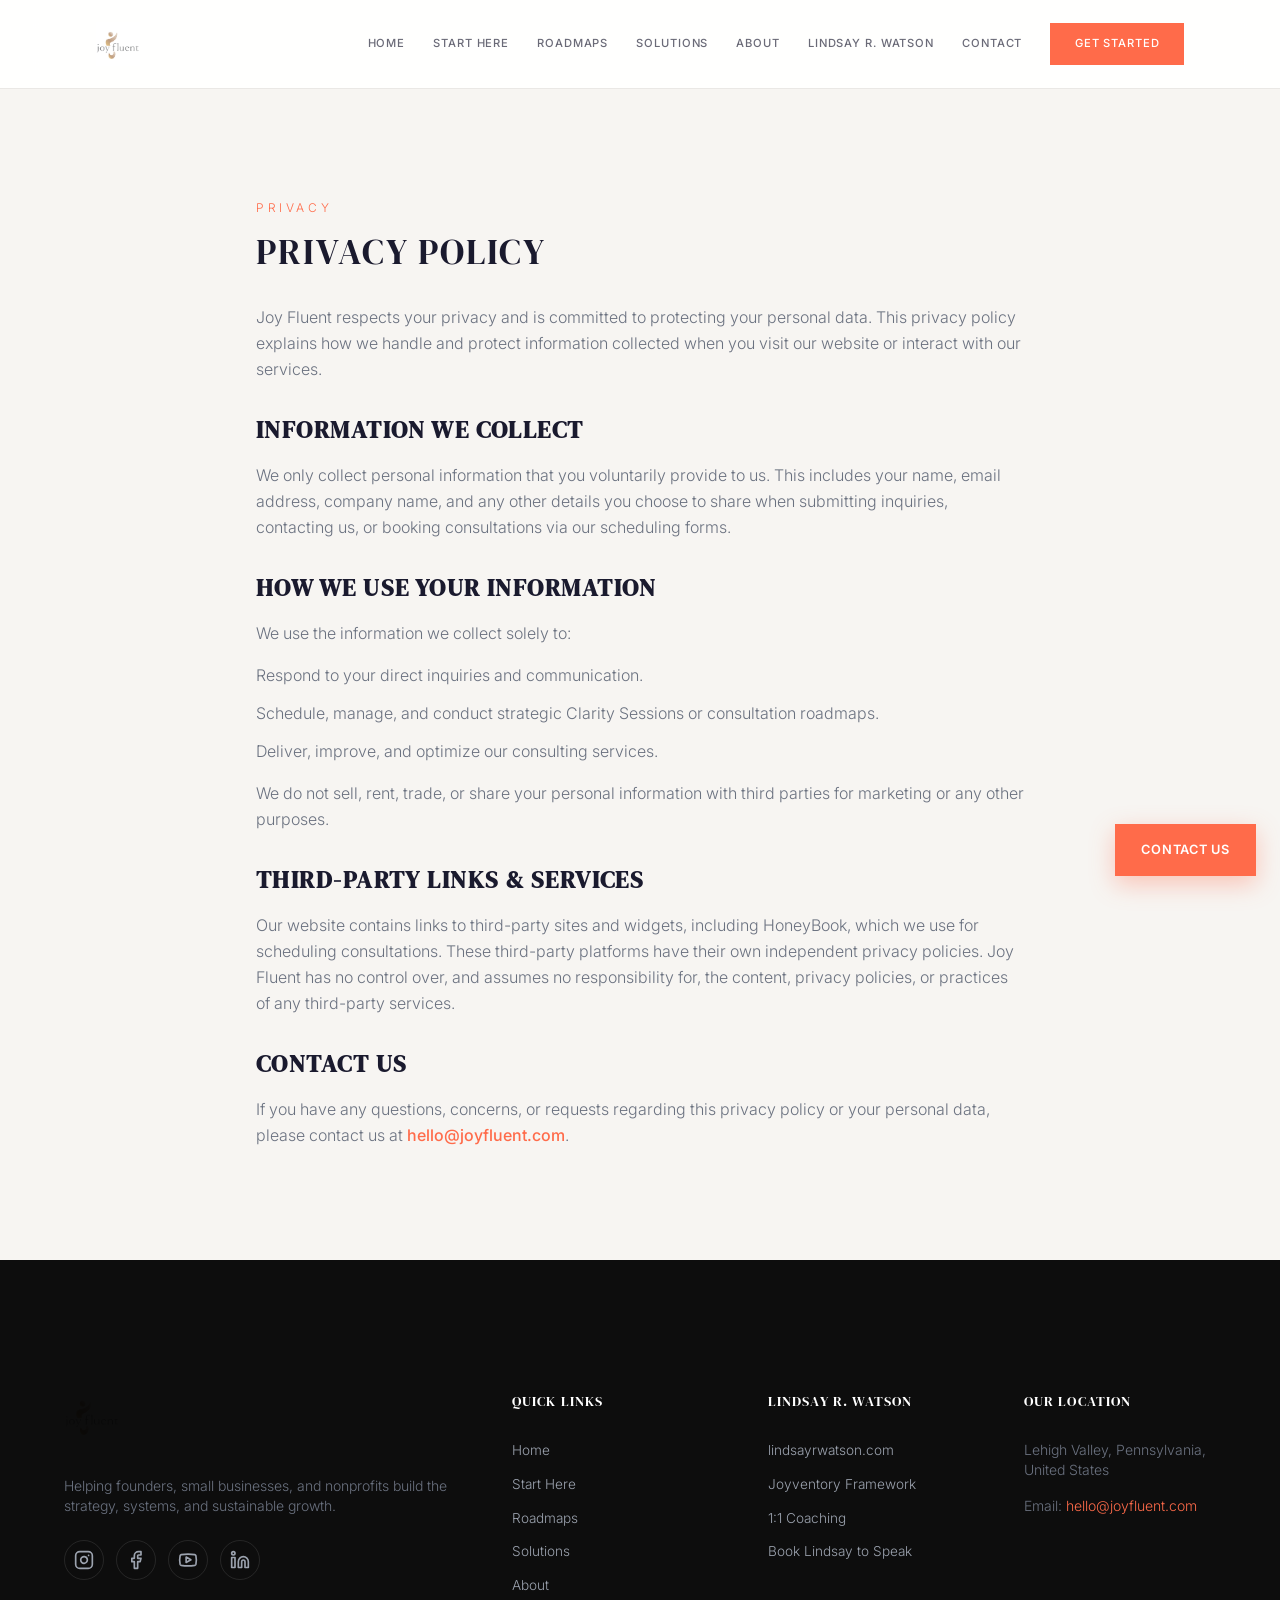
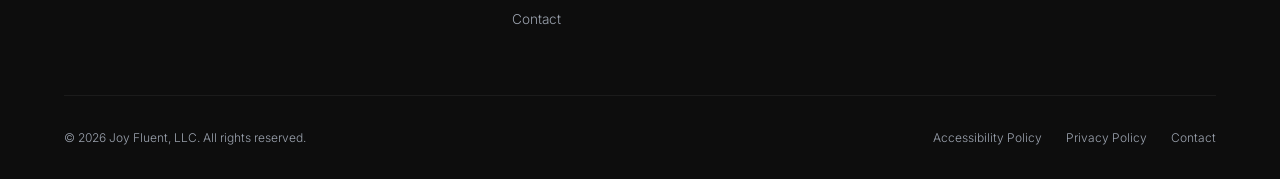
<file: privacy.html>
<!DOCTYPE html>
<html lang="en">
<head>
  <meta charset="UTF-8">
  <meta name="viewport" content="width=device-width, initial-scale=1.0">
  <title>Privacy Policy | Joy Fluent</title>
  <link class="favicon" rel="icon" type="image/png" href="assets/joy-fluent-logo.png">
  <link rel="apple-touch-icon" href="assets/joy-fluent-logo.png">
  <meta name="description" content="Joy Fluent respects your privacy and is committed to protecting your personal data. Read our Privacy Policy here.">
  <link rel="stylesheet" href="style.css">
</head>
<body>

  <!-- Navigation Header -->
  <nav class="navbar navbar-light">
    <div class="navbar-container">
      <a href="index.html" class="navbar-logo" aria-label="Joy Fluent home">
        <img alt="Joy Fluent" class="h-14 md:h-16 w-auto" src="assets/joy-fluent-logo.png">
      </a>
      <div class="navbar-menu-desktop nav-links">
        <a href="index.html">Home</a>
        <a href="start.html">Start Here</a>
        <a href="roadmaps.html">Roadmaps</a>
        <a href="solutions.html">Solutions</a>
        <a href="about.html">About</a>
        <a href="https://www.lindsayrwatson.com" target="_blank" rel="noopener noreferrer">Lindsay R. Watson</a>
        <a href="contact.html">Contact</a>
        <a href="https://calendar.app.google/r31ephYiBzL6X2QCA" target="_blank" rel="noopener noreferrer" class="get-started-btn">Get Started</a>
      </div>
      <div class="navbar-toggle-mobile">
        <button type="button" aria-haspopup="dialog" aria-expanded="false" aria-label="Open menu" class="hamburger-btn">
          <svg xmlns="http://www.w3.org/2000/svg" width="24" height="24" viewBox="0 0 24 24" fill="none" stroke="currentColor" stroke-width="2" stroke-linecap="round" stroke-linejoin="round" class="lucide lucide-menu w-7 h-7"><line x1="4" x2="20" y1="12" y2="12"></line><line x1="4" x2="20" y1="6" y2="6"></line><line x1="4" x2="20" y1="18" y2="18"></line></svg>
        </button>
      </div>
    </div>
  </nav>

  <!-- Mobile Menu Drawer -->
  <div id="mobile-menu-drawer" class="mobile-drawer">
    <div class="mobile-drawer-content">
      <button id="mobile-menu-close" class="mobile-drawer-close" aria-label="Close menu">
        <svg xmlns="http://www.w3.org/2000/svg" width="24" height="24" viewBox="0 0 24 24" fill="none" stroke="currentColor" stroke-width="2" stroke-linecap="round" stroke-linejoin="round" class="lucide lucide-x w-7 h-7"><line x1="18" x2="6" y1="6" y2="18"></line><line x1="6" x2="18" y1="6" y2="18"></line></svg>
      </button>
      <div class="mobile-menu-links">
        <a href="index.html">Home</a>
        <a href="start.html">Start Here</a>
        <a href="roadmaps.html">Roadmaps</a>
        <a href="solutions.html">Solutions</a>
        <a href="about.html">About</a>
        <a href="https://www.lindsayrwatson.com" target="_blank" rel="noopener noreferrer">Lindsay R. Watson</a>
        <a href="contact.html">Contact</a>
        <a href="https://calendar.app.google/r31ephYiBzL6X2QCA" target="_blank" rel="noopener noreferrer" class="get-started-btn">Get Started</a>
      </div>
    </div>
  </div>

  <!-- Content Section -->
  <section class="section-padding bg-background">
    <div class="max-w-3xl mx-auto">
      <p class="font-body text-xs tracking-[0.3em] uppercase text-primary mb-4">Privacy</p>
      <h1 class="text-4xl md:text-6xl font-display font-light leading-[1.1] mb-8 text-foreground">Privacy Policy</h1>
      
      <div class="space-y-8 font-body text-muted-foreground leading-relaxed">
        <div class="space-y-4">
          <p>
            Joy Fluent respects your privacy and is committed to protecting your personal data. This privacy policy explains how we handle and protect information collected when you visit our website or interact with our services.
          </p>
        </div>

        <div class="space-y-4">
          <h2 class="font-display text-2xl text-foreground">Information We Collect</h2>
          <p>
            We only collect personal information that you voluntarily provide to us. This includes your name, email address, company name, and any other details you choose to share when submitting inquiries, contacting us, or booking consultations via our scheduling forms.
          </p>
        </div>

        <div class="space-y-4">
          <h2 class="font-display text-2xl text-foreground">How We Use Your Information</h2>
          <p>
            We use the information we collect solely to:
          </p>
          <ul class="space-y-3 pl-4">
            <li class="flex items-start gap-3">
              <span class="mt-2 w-1.5 h-1.5 rounded-full gold-gradient-bg shrink-0"></span>
              <span>Respond to your direct inquiries and communication.</span>
            </li>
            <li class="flex items-start gap-3">
              <span class="mt-2 w-1.5 h-1.5 rounded-full gold-gradient-bg shrink-0"></span>
              <span>Schedule, manage, and conduct strategic Clarity Sessions or consultation roadmaps.</span>
            </li>
            <li class="flex items-start gap-3">
              <span class="mt-2 w-1.5 h-1.5 rounded-full gold-gradient-bg shrink-0"></span>
              <span>Deliver, improve, and optimize our consulting services.</span>
            </li>
          </ul>
          <p>
            We do not sell, rent, trade, or share your personal information with third parties for marketing or any other purposes.
          </p>
        </div>

        <div class="space-y-4">
          <h2 class="font-display text-2xl text-foreground">Third-Party Links & Services</h2>
          <p>
            Our website contains links to third-party sites and widgets, including HoneyBook, which we use for scheduling consultations. These third-party platforms have their own independent privacy policies. Joy Fluent has no control over, and assumes no responsibility for, the content, privacy policies, or practices of any third-party services.
          </p>
        </div>

        <div class="space-y-4">
          <h2 class="font-display text-2xl text-foreground">Contact Us</h2>
          <p>
            If you have any questions, concerns, or requests regarding this privacy policy or your personal data, please contact us at <a href="mailto:hello@joyfluent.com" class="text-primary hover:underline font-medium">hello@joyfluent.com</a>.
          </p>
        </div>
      </div>
    </div>
  </section>

  <!-- Footer -->
  <footer class="footer">
    <div class="footer-container">
      <div class="footer-grid">
        <div>
          <a href="index.html" class="footer-brand-logo">
            <img alt="Joy Fluent" class="h-14 w-auto mix-blend-multiply" src="assets/joy-fluent-logo.png">
          </a>
          <p class="font-body text-sm text-muted-foreground leading-relaxed mb-6">
            Helping founders, small businesses, and nonprofits build the strategy, systems, and sustainable growth.
          </p>
          <div class="footer-social-icons">
            <a href="https://www.instagram.com/joyfluent/" target="_blank" rel="noopener noreferrer" class="footer-social-btn" aria-label="Instagram">
              <svg xmlns="http://www.w3.org/2000/svg" width="20" height="20" viewBox="0 0 24 24" fill="none" stroke="currentColor" stroke-width="2" stroke-linecap="round" stroke-linejoin="round" class="lucide lucide-instagram"><rect width="20" height="20" x="2" y="2" rx="5" ry="5"></rect><path d="M16 11.37A4 4 0 1 1 12.63 8 4 4 0 0 1 16 11.37z"></path><line x1="17.5" x2="17.51" y1="6.5" y2="6.5"></line></svg>
            </a>
            <a href="https://www.facebook.com/joyfluent" target="_blank" rel="noopener noreferrer" class="footer-social-btn" aria-label="Facebook">
              <svg xmlns="http://www.w3.org/2000/svg" width="20" height="20" viewBox="0 0 24 24" fill="none" stroke="currentColor" stroke-width="2" stroke-linecap="round" stroke-linejoin="round" class="lucide lucide-facebook"><path d="M18 2h-3a5 5 0 0 0-5 5v3H7v4h3v8h4v-8h3l1-4h-4V7a1 1 0 0 1 1-1h3z"></path></svg>
            </a>
            <a href="https://www.youtube.com/@JoyFluent" target="_blank" rel="noopener noreferrer" class="footer-social-btn" aria-label="YouTube">
              <svg xmlns="http://www.w3.org/2000/svg" width="20" height="20" viewBox="0 0 24 24" fill="none" stroke="currentColor" stroke-width="2" stroke-linecap="round" stroke-linejoin="round" class="lucide lucide-youtube"><path d="M2.5 17a24.12 24.12 0 0 1 0-10 2 2 0 0 1 1.4-1.4 49.56 49.56 0 0 1 16.2 0A2 2 0 0 1 21.5 7a24.12 24.12 0 0 1 0 10 2 2 0 0 1-1.4 1.4 49.55 49.55 0 0 1-16.2 0A2 2 0 0 1 2.5 17z"></path><polygon points="9.75 15.02 15.5 11.75 9.75 8.48 9.75 15.02"></polygon></svg>
            </a>
            <a href="https://www.linkedin.com/company/joyfluent/" target="_blank" rel="noopener noreferrer" class="footer-social-btn" aria-label="LinkedIn">
              <svg xmlns="http://www.w3.org/2000/svg" width="20" height="20" viewBox="0 0 24 24" fill="none" stroke="currentColor" stroke-width="2" stroke-linecap="round" stroke-linejoin="round" class="lucide lucide-linkedin"><path d="M16 8a6 6 0 0 1 6 6v7h-4v-7a2 2 0 0 0-2-2 2 2 0 0 0-2 2v7h-4v-7a6 6 0 0 1 6-6z"></path><rect width="4" height="12" x="2" y="9"></rect><circle cx="4" cy="4" r="2"></circle></svg>
            </a>
          </div>
        </div>
        <div>
          <h4 class="font-display text-xl font-medium mb-6">Quick Links</h4>
          <ul class="footer-links-list">
            <li><a href="index.html">Home</a></li>
            <li><a href="start.html">Start Here</a></li>
            <li><a href="roadmaps.html">Roadmaps</a></li>
            <li><a href="solutions.html">Solutions</a></li>
            <li><a href="about.html">About</a></li>
            <li><a href="contact.html">Contact</a></li>
          </ul>
        </div>
        <div>
          <h4 class="font-display text-xl font-medium mb-6">Lindsay R. Watson</h4>
          <ul class="footer-links-list">
            <li><a href="https://www.lindsayrwatson.com" target="_blank" rel="noopener noreferrer">lindsayrwatson.com</a></li>
            <li><a href="https://www.lindsayrwatson.com" target="_blank" rel="noopener noreferrer">Joyventory Framework</a></li>
            <li><a href="https://www.lindsayrwatson.com" target="_blank" rel="noopener noreferrer">1:1 Coaching</a></li>
            <li><a href="https://www.lindsayrwatson.com" target="_blank" rel="noopener noreferrer">Book Lindsay to Speak</a></li>
          </ul>
        </div>
        <div>
          <h4 class="font-display text-xl font-medium mb-6">Our Location</h4>
          <p class="font-body text-sm text-muted-foreground leading-relaxed mb-4">
            Lehigh Valley, Pennsylvania, United States
          </p>
          <p class="font-body text-sm text-muted-foreground">
            Email: <a href="mailto:hello@joyfluent.com" class="text-primary hover:underline">hello@joyfluent.com</a>
          </p>
        </div>
      </div>
      <div class="footer-bottom">
        <p>&copy; 2026 Joy Fluent, LLC. All rights reserved.</p>
        <div class="footer-bottom-links">
          <a href="accessibility.html">Accessibility Policy</a>
          <a href="privacy.html">Privacy Policy</a>
          <a href="contact.html">Contact</a>
        </div>
      </div>
    </div>
  </footer>

  <!-- Fixed HoneyBook CTA Widget Button -->
  <a href="https://calendar.app.google/r31ephYiBzL6X2QCA" target="_blank" rel="noopener noreferrer" class="fixed-contact-button">
    Contact Us
  </a>

  <script src="script.js"></script>
</body>
</html>
</file>
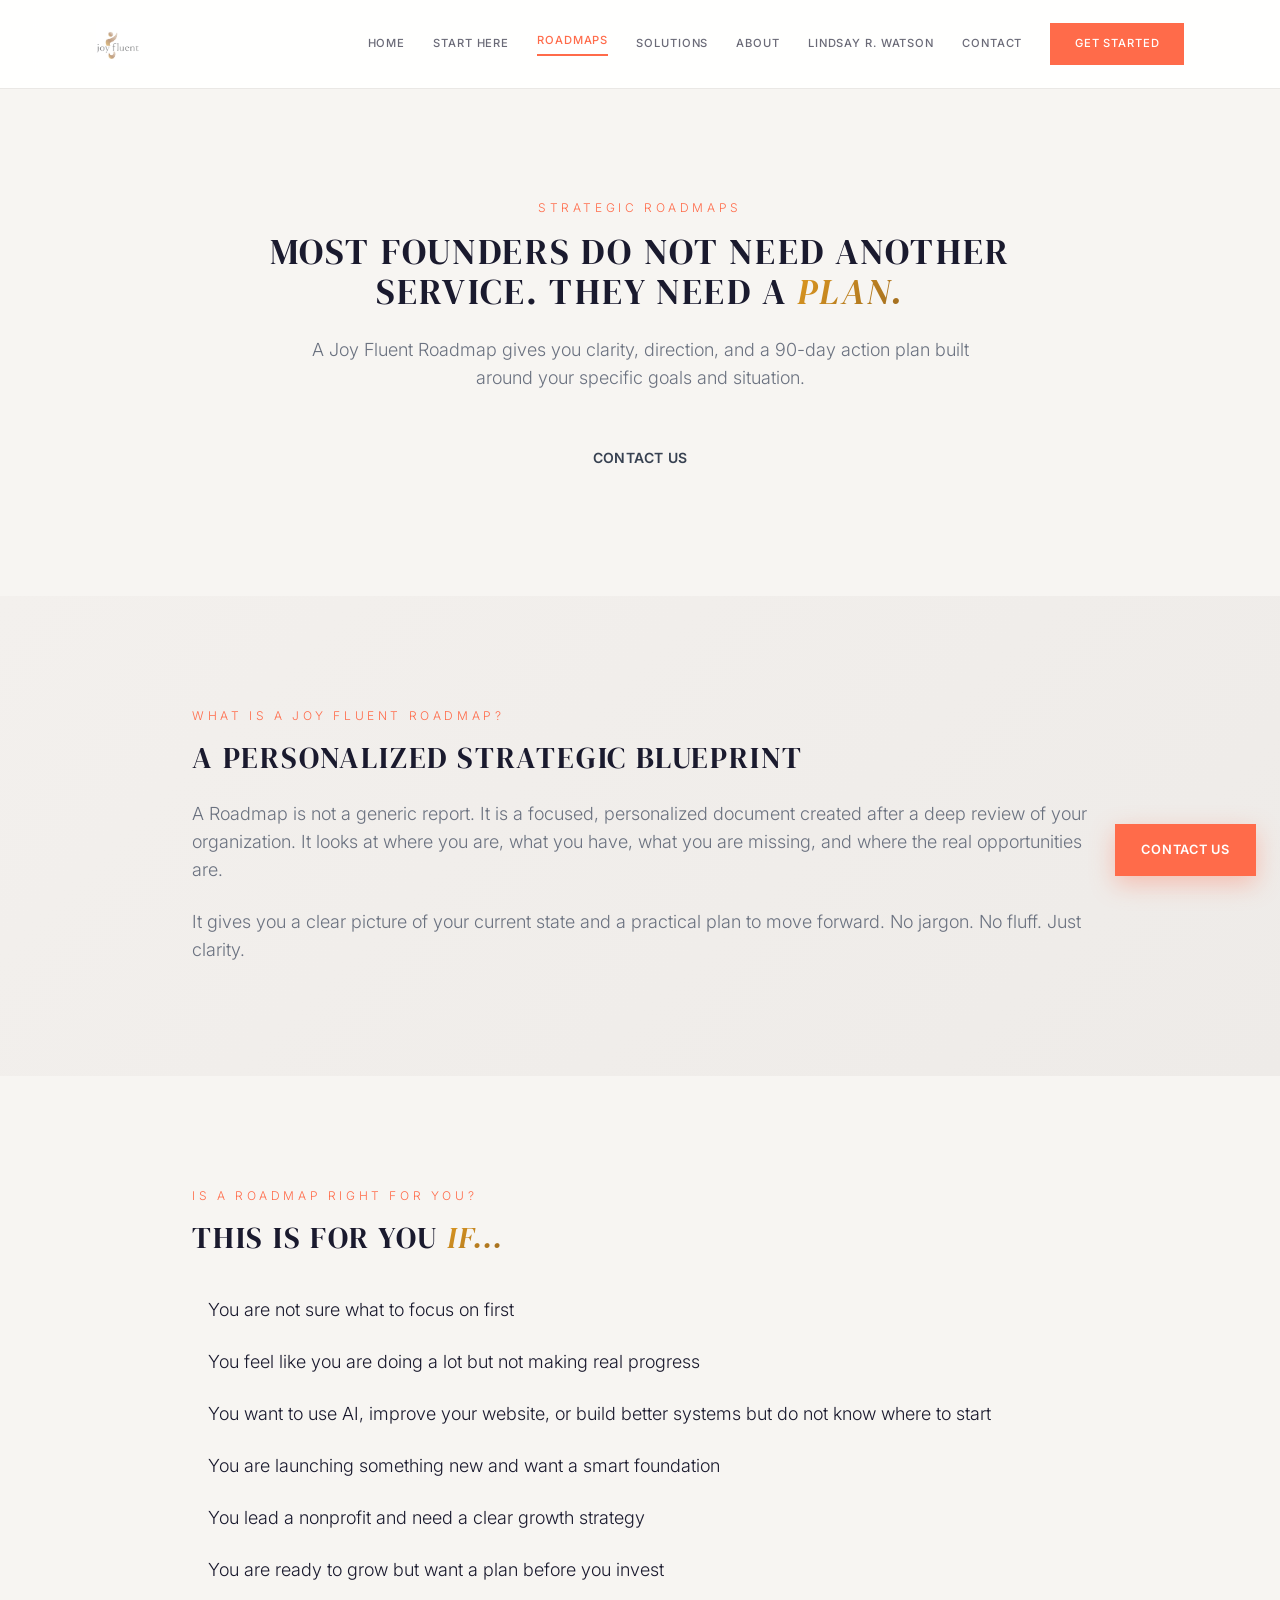
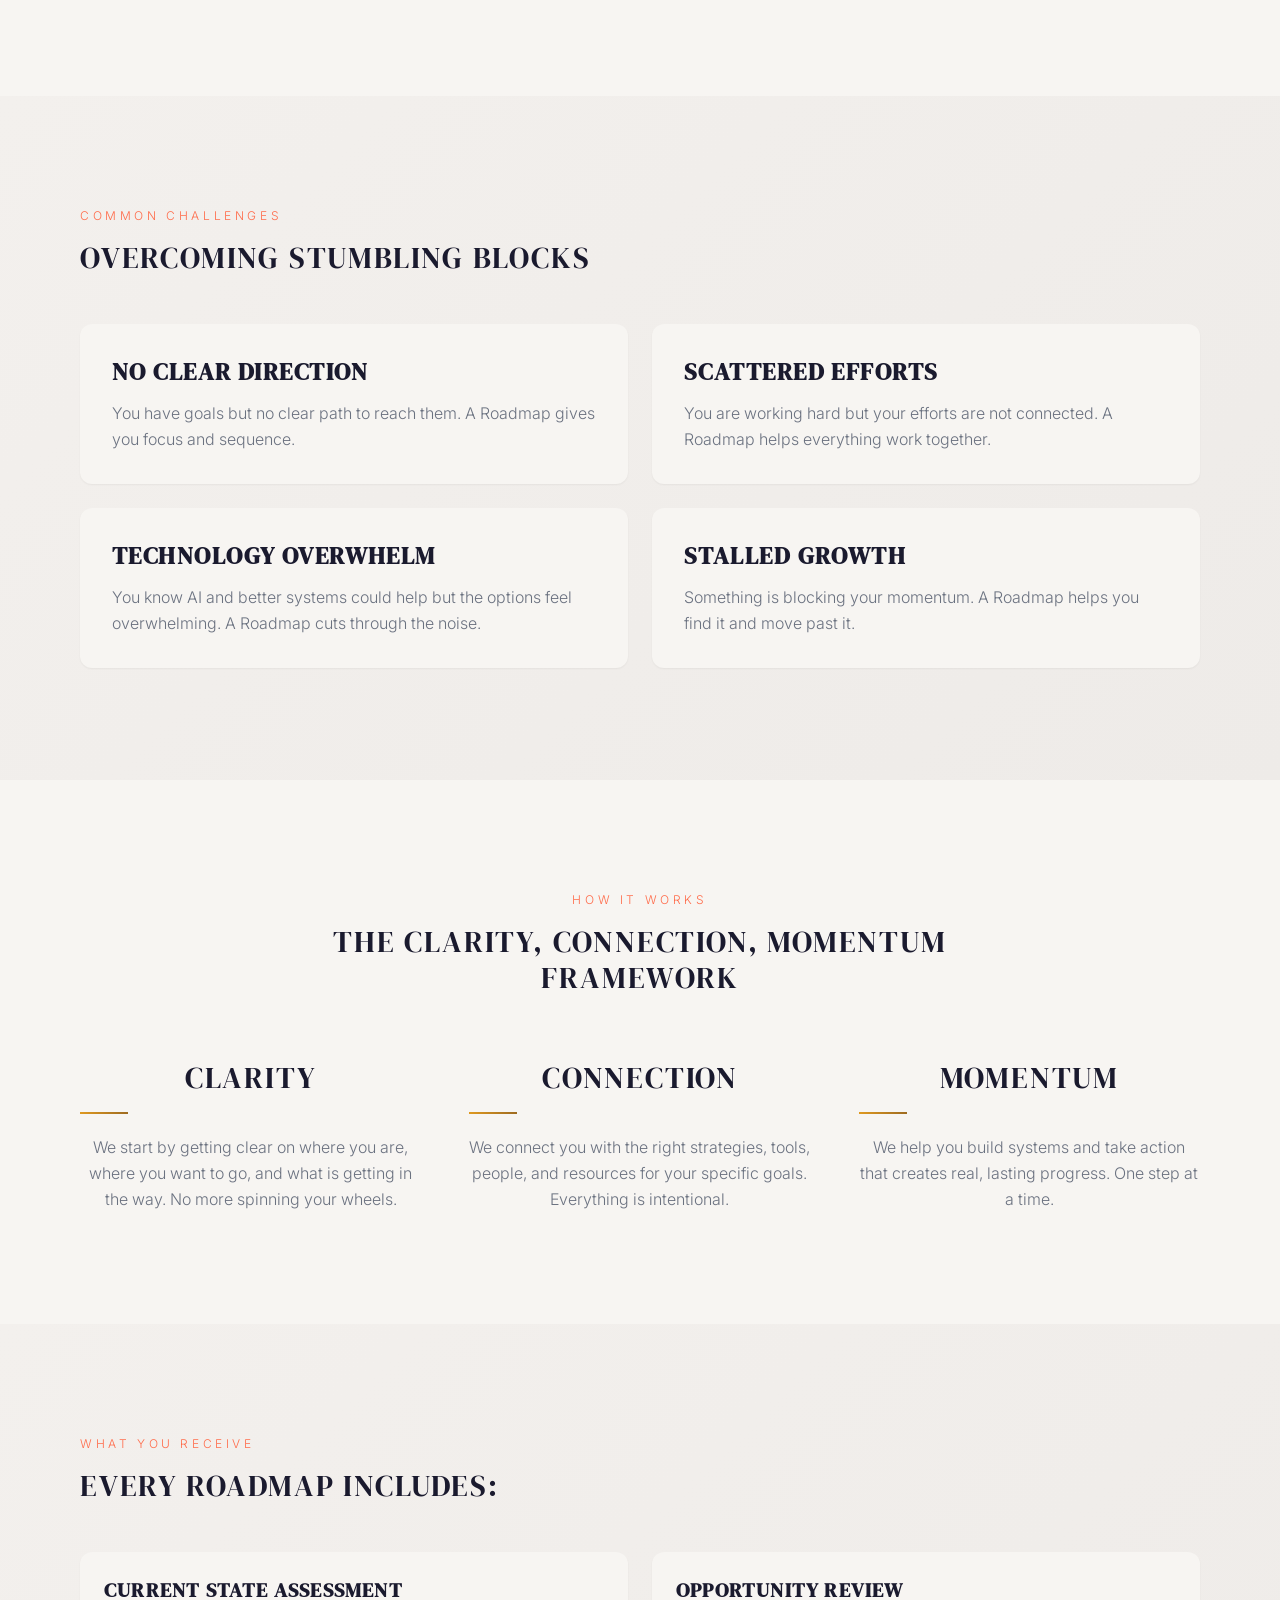
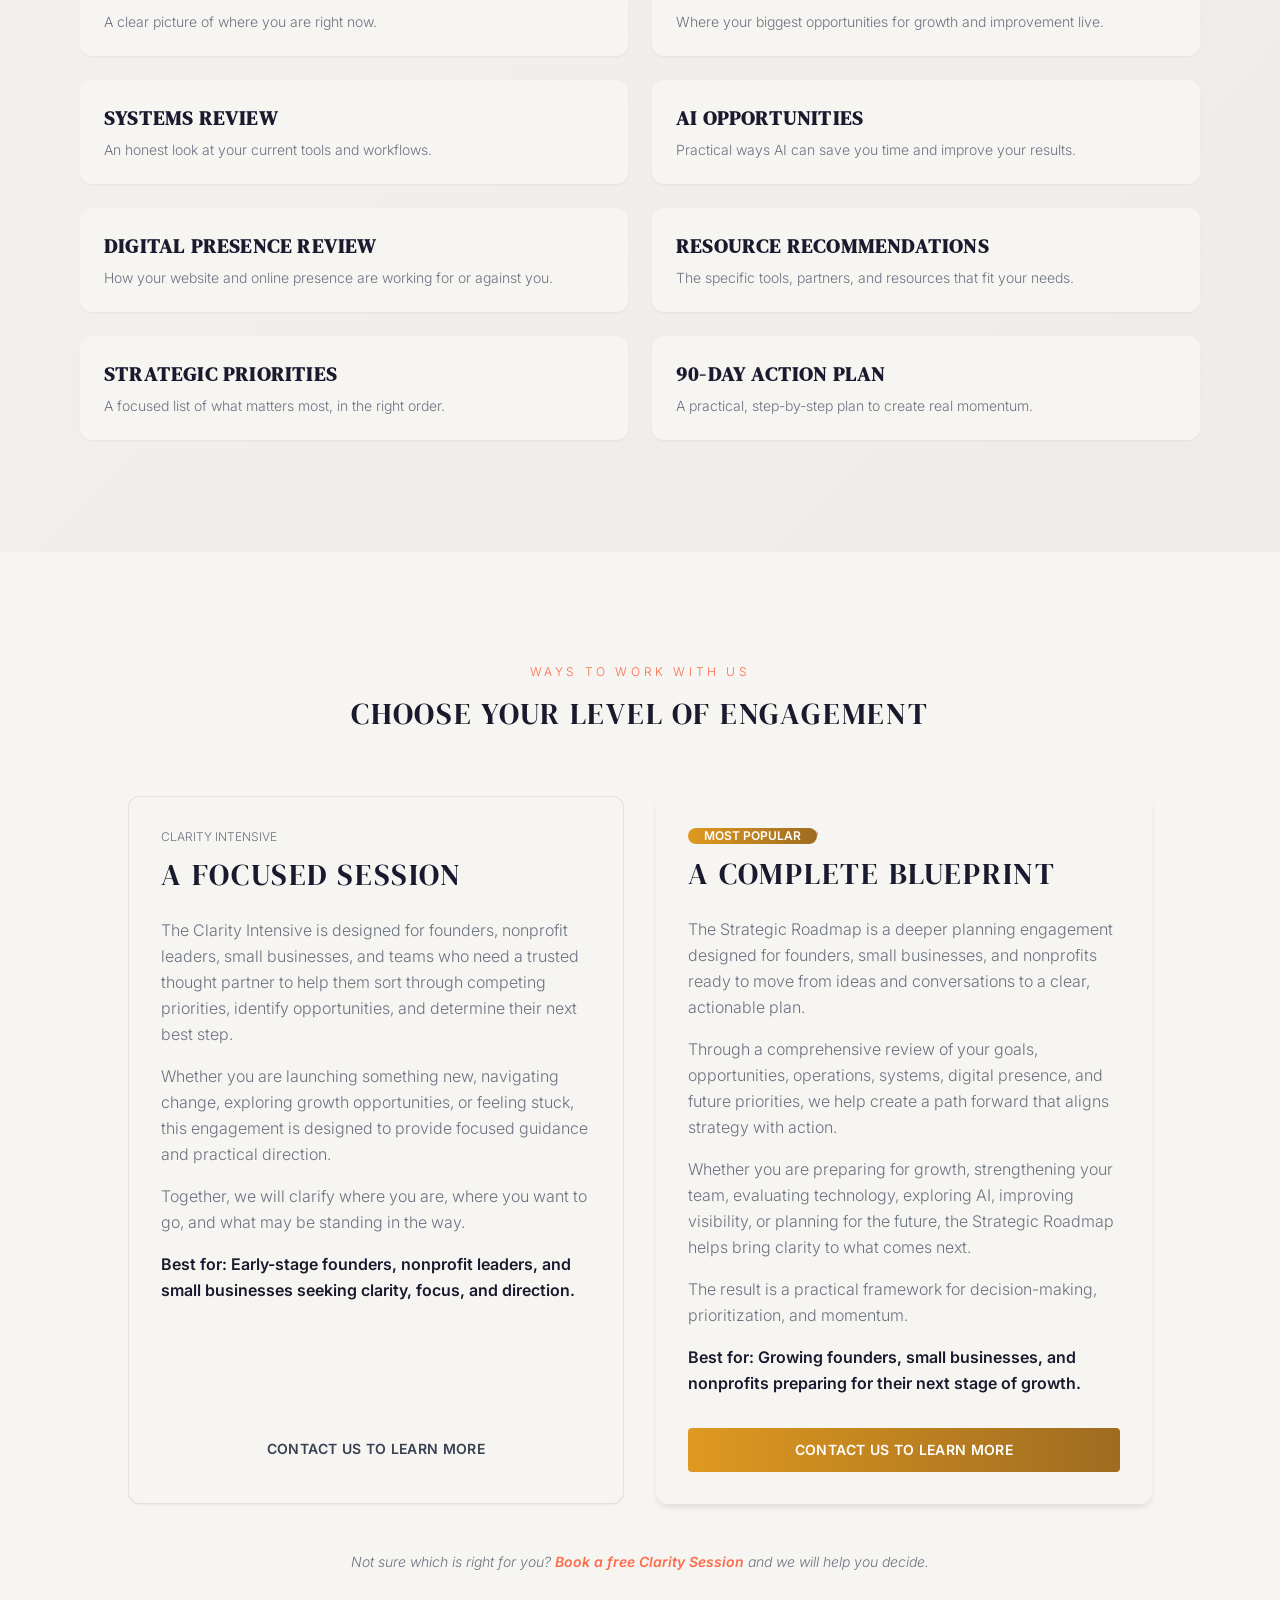
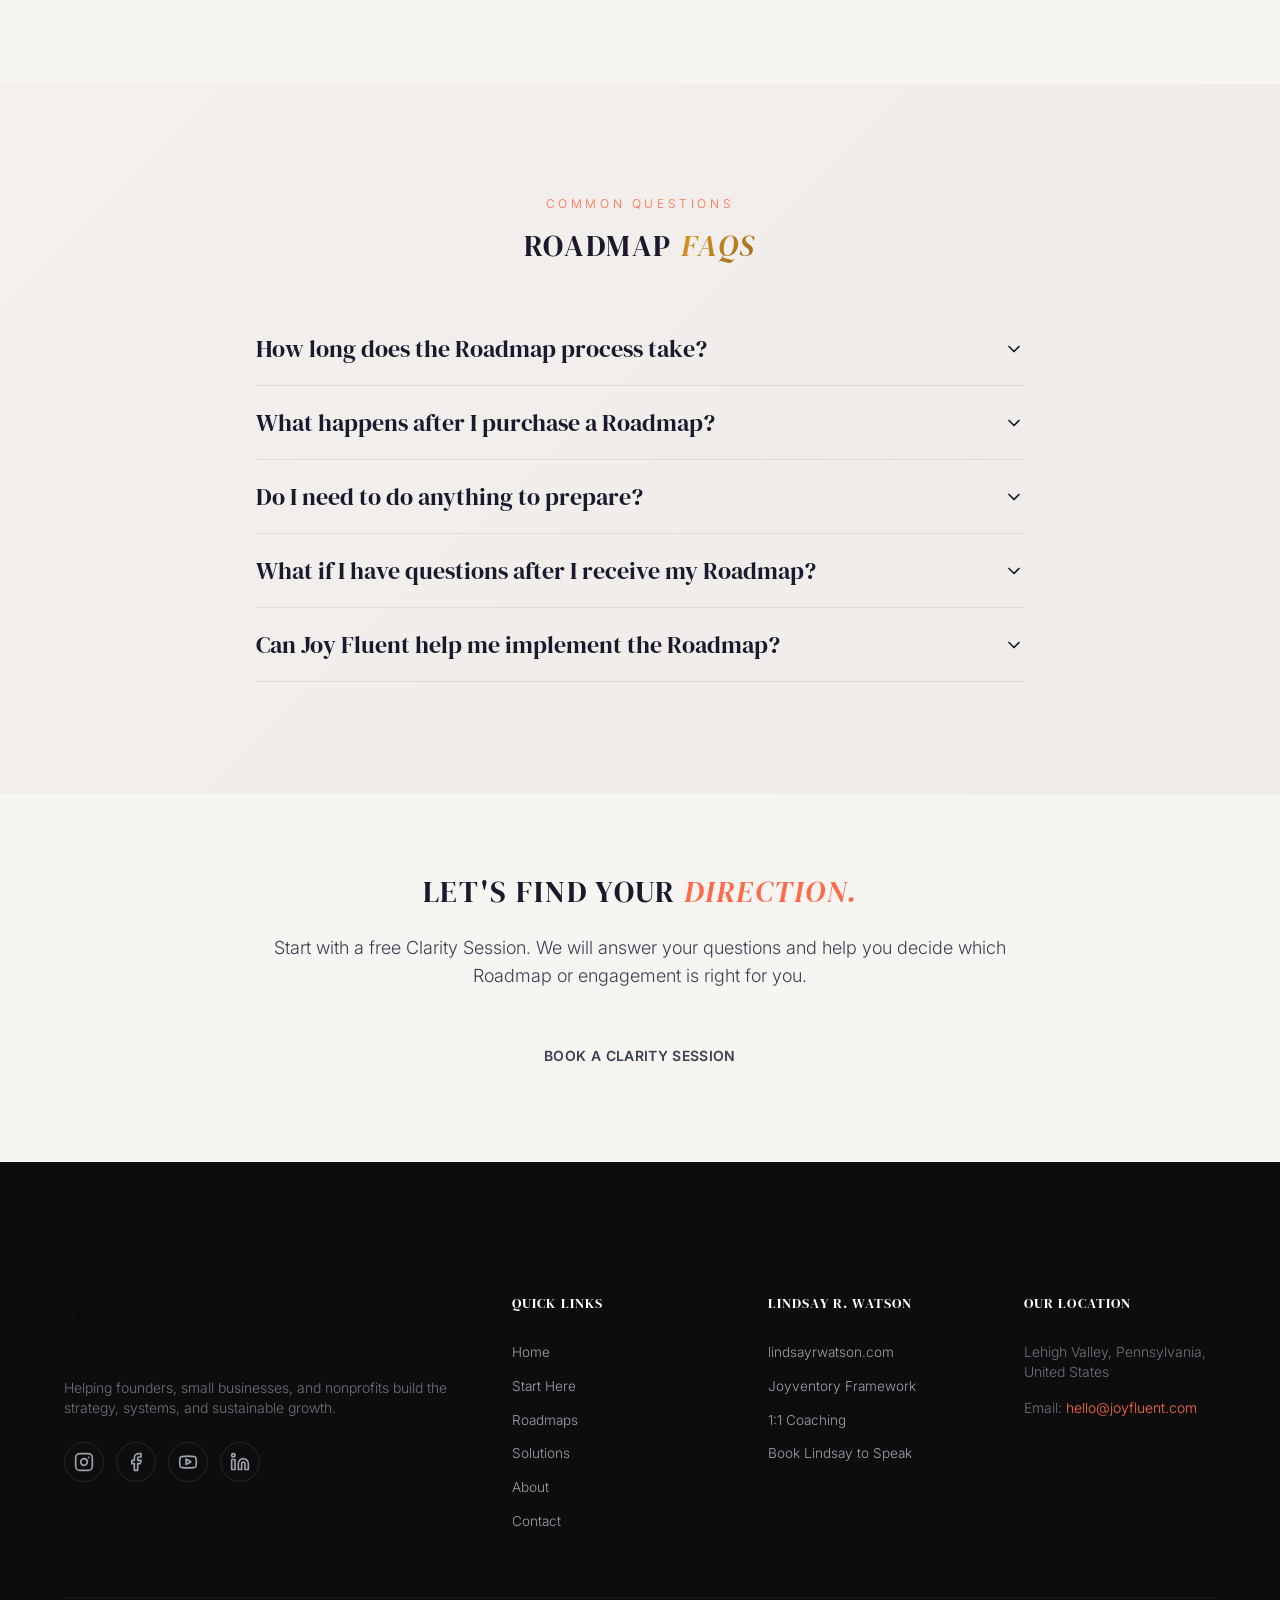
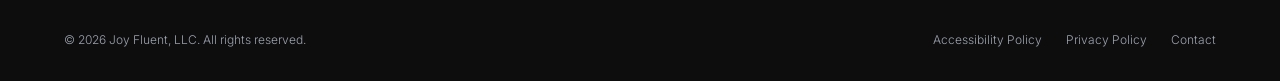
<file: roadmaps.html>
<!DOCTYPE html>
<html lang="en">
<head>
  <meta charset="UTF-8">
  <meta name="viewport" content="width=device-width, initial-scale=1.0">
  <title>Strategic Roadmaps | Joy Fluent</title>
  <link class="favicon" rel="icon" type="image/png" href="assets/joy-fluent-logo.png">
  <link rel="apple-touch-icon" href="assets/joy-fluent-logo.png">
  <meta name="description" content="Most founders do not need another service. They need a plan. A Joy Fluent Roadmap gives you clarity, direction, and a 90-day action plan.">
  <link rel="stylesheet" href="style.css">
</head>
<body>

  <!-- Navigation Header -->
  <nav class="navbar navbar-light">
    <div class="navbar-container">
      <a href="index.html" class="navbar-logo" aria-label="Joy Fluent home">
        <img alt="Joy Fluent" class="h-14 md:h-16 w-auto" src="assets/joy-fluent-logo.png">
      </a>
      <div class="navbar-menu-desktop nav-links">
        <a href="index.html">Home</a>
        <a href="start.html">Start Here</a>
        <a href="roadmaps.html" class="active">Roadmaps</a>
        <a href="solutions.html">Solutions</a>
        <a href="about.html">About</a>
        <a href="https://www.lindsayrwatson.com" target="_blank" rel="noopener noreferrer">Lindsay R. Watson</a>
        <a href="contact.html">Contact</a>
        <a href="https://calendar.app.google/r31ephYiBzL6X2QCA" target="_blank" rel="noopener noreferrer" class="get-started-btn">Get Started</a>
      </div>
      <div class="navbar-toggle-mobile">
        <button type="button" aria-haspopup="dialog" aria-expanded="false" aria-label="Open menu" class="hamburger-btn">
          <svg xmlns="http://www.w3.org/2000/svg" width="24" height="24" viewBox="0 0 24 24" fill="none" stroke="currentColor" stroke-width="2" stroke-linecap="round" stroke-linejoin="round" class="lucide lucide-menu w-7 h-7"><line x1="4" x2="20" y1="12" y2="12"></line><line x1="4" x2="20" y1="6" y2="6"></line><line x1="4" x2="20" y1="18" y2="18"></line></svg>
        </button>
      </div>
    </div>
  </nav>

  <!-- Mobile Menu Drawer -->
  <div id="mobile-menu-drawer" class="mobile-drawer">
    <div class="mobile-drawer-content">
      <button id="mobile-menu-close" class="mobile-drawer-close" aria-label="Close menu">
        <svg xmlns="http://www.w3.org/2000/svg" width="24" height="24" viewBox="0 0 24 24" fill="none" stroke="currentColor" stroke-width="2" stroke-linecap="round" stroke-linejoin="round" class="lucide lucide-x w-7 h-7"><line x1="18" x2="6" y1="6" y2="18"></line><line x1="6" x2="18" y1="6" y2="18"></line></svg>
      </button>
      <div class="mobile-menu-links">
        <a href="index.html">Home</a>
        <a href="start.html">Start Here</a>
        <a href="roadmaps.html" class="active">Roadmaps</a>
        <a href="solutions.html">Solutions</a>
        <a href="about.html">About</a>
        <a href="https://www.lindsayrwatson.com" target="_blank" rel="noopener noreferrer">Lindsay R. Watson</a>
        <a href="contact.html">Contact</a>
        <a href="https://calendar.app.google/r31ephYiBzL6X2QCA" target="_blank" rel="noopener noreferrer" class="get-started-btn">Get Started</a>
      </div>
    </div>
  </div>

  <!-- Hero Section -->
  <section class="section-padding text-center">
    <div class="max-w-3xl mx-auto fade-in-on-scroll">
      <p class="font-body text-xs tracking-[0.3em] uppercase text-primary mb-4 text-center">Strategic Roadmaps</p>
      <h1 class="text-4xl md:text-6xl font-display font-light leading-[1.1] mb-6 text-foreground">
        Most Founders do not need another service. They need a <span class="italic gold-gradient-text">plan.</span>
      </h1>
      <p class="text-lg text-muted-foreground font-body font-light leading-relaxed max-w-2xl mx-auto mb-10">
        A Joy Fluent Roadmap gives you clarity, direction, and a 90-day action plan built around your specific goals and situation.
      </p>
      <a href="https://calendar.app.google/r31ephYiBzL6X2QCA" target="_blank" rel="noopener noreferrer" class="inline-flex items-center justify-center border-2 border-primary px-8 py-4 rounded-md font-body font-semibold text-sm tracking-wide uppercase hover:-translate-y-0.5 transition-all">Contact Us</a>
    </div>
  </section>

  <!-- What is a Roadmap Section -->
  <section class="section-padding gold-gradient-bg-subtle">
    <div class="max-w-4xl mx-auto fade-in-on-scroll">
      <p class="font-body text-xs tracking-[0.3em] uppercase text-primary mb-4">What Is a Joy Fluent Roadmap?</p>
      <h2 class="text-3xl md:text-5xl font-display font-light leading-tight mb-6">A Personalized Strategic Blueprint</h2>
      <div class="space-y-6 text-lg text-muted-foreground font-body font-light leading-relaxed">
        <p>
          A Roadmap is not a generic report. It is a focused, personalized document created after a deep review of your organization. It looks at where you are, what you have, what you are missing, and where the real opportunities are.
        </p>
        <p>
          It gives you a clear picture of your current state and a practical plan to move forward. No jargon. No fluff. Just clarity.
        </p>
      </div>
    </div>
  </section>

  <!-- Is a Roadmap Right for You Section -->
  <section class="section-padding bg-background">
    <div class="max-w-4xl mx-auto fade-in-on-scroll">
      <p class="font-body text-xs tracking-[0.3em] uppercase text-primary mb-4">Is a Roadmap Right for You?</p>
      <h2 class="text-3xl md:text-5xl font-display font-light leading-tight mb-10">This is for you <span class="italic gold-gradient-text">if...</span></h2>
      <ul class="space-y-6">
        <li class="flex items-start gap-4">
          <span class="mt-2 w-2.5 h-2.5 rounded-full gold-gradient-bg shrink-0"></span>
          <p class="font-body text-lg text-foreground leading-relaxed">You are not sure what to focus on first</p>
        </li>
        <li class="flex items-start gap-4">
          <span class="mt-2 w-2.5 h-2.5 rounded-full gold-gradient-bg shrink-0"></span>
          <p class="font-body text-lg text-foreground leading-relaxed">You feel like you are doing a lot but not making real progress</p>
        </li>
        <li class="flex items-start gap-4">
          <span class="mt-2 w-2.5 h-2.5 rounded-full gold-gradient-bg shrink-0"></span>
          <p class="font-body text-lg text-foreground leading-relaxed">You want to use AI, improve your website, or build better systems but do not know where to start</p>
        </li>
        <li class="flex items-start gap-4">
          <span class="mt-2 w-2.5 h-2.5 rounded-full gold-gradient-bg shrink-0"></span>
          <p class="font-body text-lg text-foreground leading-relaxed">You are launching something new and want a smart foundation</p>
        </li>
        <li class="flex items-start gap-4">
          <span class="mt-2 w-2.5 h-2.5 rounded-full gold-gradient-bg shrink-0"></span>
          <p class="font-body text-lg text-foreground leading-relaxed">You lead a nonprofit and need a clear growth strategy</p>
        </li>
        <li class="flex items-start gap-4">
          <span class="mt-2 w-2.5 h-2.5 rounded-full gold-gradient-bg shrink-0"></span>
          <p class="font-body text-lg text-foreground leading-relaxed">You are ready to grow but want a plan before you invest</p>
        </li>
      </ul>
    </div>
  </section>

  <!-- Common Challenges Section -->
  <section class="section-padding gold-gradient-bg-subtle">
    <div class="max-w-6xl mx-auto">
      <div class="mb-12 fade-in-on-scroll">
        <p class="font-body text-xs tracking-[0.3em] uppercase text-primary mb-4">Common Challenges</p>
        <h2 class="text-3xl md:text-5xl font-display font-light leading-tight">Overcoming Stumbling Blocks</h2>
      </div>
      <div class="grid md:grid-cols-2 lg:grid-cols-4 gap-6">
        <div class="bg-background rounded-xl p-8 shadow-sm hover:shadow-lg transition-all duration-300 fade-in-on-scroll">
          <h3 class="font-display text-2xl mb-3 text-foreground">No Clear Direction</h3>
          <p class="font-body text-muted-foreground leading-relaxed">You have goals but no clear path to reach them. A Roadmap gives you focus and sequence.</p>
        </div>
        <div class="bg-background rounded-xl p-8 shadow-sm hover:shadow-lg transition-all duration-300 fade-in-on-scroll">
          <h3 class="font-display text-2xl mb-3 text-foreground">Scattered Efforts</h3>
          <p class="font-body text-muted-foreground leading-relaxed">You are working hard but your efforts are not connected. A Roadmap helps everything work together.</p>
        </div>
        <div class="bg-background rounded-xl p-8 shadow-sm hover:shadow-lg transition-all duration-300 fade-in-on-scroll">
          <h3 class="font-display text-2xl mb-3 text-foreground">Technology Overwhelm</h3>
          <p class="font-body text-muted-foreground leading-relaxed">You know AI and better systems could help but the options feel overwhelming. A Roadmap cuts through the noise.</p>
        </div>
        <div class="bg-background rounded-xl p-8 shadow-sm hover:shadow-lg transition-all duration-300 fade-in-on-scroll">
          <h3 class="font-display text-2xl mb-3 text-foreground">Stalled Growth</h3>
          <p class="font-body text-muted-foreground leading-relaxed">Something is blocking your momentum. A Roadmap helps you find it and move past it.</p>
        </div>
      </div>
    </div>
  </section>

  <!-- How It Works Section -->
  <section class="section-padding bg-background">
    <div class="max-w-6xl mx-auto">
      <div class="text-center mb-16 fade-in-on-scroll">
        <p class="font-body text-xs tracking-[0.3em] uppercase text-primary mb-4 text-center">How It Works</p>
        <h2 class="text-3xl md:text-5xl font-display font-light leading-tight max-w-3xl mx-auto">The Clarity, Connection, Momentum Framework</h2>
      </div>
      <div class="grid md:grid-cols-3 gap-12">
        <div class="text-center fade-in-on-scroll">
          <h3 class="font-display text-3xl md:text-4xl font-light text-foreground mb-4">Clarity</h3>
          <div class="w-12 h-0.5 gold-gradient-bg mx-auto mb-5"></div>
          <p class="font-body text-muted-foreground leading-relaxed">We start by getting clear on where you are, where you want to go, and what is getting in the way. No more spinning your wheels.</p>
        </div>
        <div class="text-center fade-in-on-scroll">
          <h3 class="font-display text-3xl md:text-4xl font-light text-foreground mb-4">Connection</h3>
          <div class="w-12 h-0.5 gold-gradient-bg mx-auto mb-5"></div>
          <p class="font-body text-muted-foreground leading-relaxed">We connect you with the right strategies, tools, people, and resources for your specific goals. Everything is intentional.</p>
        </div>
        <div class="text-center fade-in-on-scroll">
          <h3 class="font-display text-3xl md:text-4xl font-light text-foreground mb-4">Momentum</h3>
          <div class="w-12 h-0.5 gold-gradient-bg mx-auto mb-5"></div>
          <p class="font-body text-muted-foreground leading-relaxed">We help you build systems and take action that creates real, lasting progress. One step at a time.</p>
        </div>
      </div>
    </div>
  </section>

  <!-- What You Receive Section -->
  <section class="section-padding gold-gradient-bg-subtle">
    <div class="max-w-6xl mx-auto">
      <div class="mb-12 fade-in-on-scroll">
        <p class="font-body text-xs tracking-[0.3em] uppercase text-primary mb-4">What You Receive</p>
        <h2 class="text-3xl md:text-5xl font-display font-light leading-tight">Every Roadmap Includes:</h2>
      </div>
      <div class="grid md:grid-cols-2 lg:grid-cols-4 gap-6">
        <div class="bg-background rounded-xl p-6 shadow-sm fade-in-on-scroll">
          <h3 class="font-display text-xl text-foreground mb-2">Current State Assessment</h3>
          <p class="font-body text-sm text-muted-foreground leading-relaxed">A clear picture of where you are right now.</p>
        </div>
        <div class="bg-background rounded-xl p-6 shadow-sm fade-in-on-scroll">
          <h3 class="font-display text-xl text-foreground mb-2">Opportunity Review</h3>
          <p class="font-body text-sm text-muted-foreground leading-relaxed">Where your biggest opportunities for growth and improvement live.</p>
        </div>
        <div class="bg-background rounded-xl p-6 shadow-sm fade-in-on-scroll">
          <h3 class="font-display text-xl text-foreground mb-2">Systems Review</h3>
          <p class="font-body text-sm text-muted-foreground leading-relaxed">An honest look at your current tools and workflows.</p>
        </div>
        <div class="bg-background rounded-xl p-6 shadow-sm fade-in-on-scroll">
          <h3 class="font-display text-xl text-foreground mb-2">AI Opportunities</h3>
          <p class="font-body text-sm text-muted-foreground leading-relaxed">Practical ways AI can save you time and improve your results.</p>
        </div>
        <div class="bg-background rounded-xl p-6 shadow-sm fade-in-on-scroll">
          <h3 class="font-display text-xl text-foreground mb-2">Digital Presence Review</h3>
          <p class="font-body text-sm text-muted-foreground leading-relaxed">How your website and online presence are working for or against you.</p>
        </div>
        <div class="bg-background rounded-xl p-6 shadow-sm fade-in-on-scroll">
          <h3 class="font-display text-xl text-foreground mb-2">Resource Recommendations</h3>
          <p class="font-body text-sm text-muted-foreground leading-relaxed">The specific tools, partners, and resources that fit your needs.</p>
        </div>
        <div class="bg-background rounded-xl p-6 shadow-sm fade-in-on-scroll">
          <h3 class="font-display text-xl text-foreground mb-2">Strategic Priorities</h3>
          <p class="font-body text-sm text-muted-foreground leading-relaxed">A focused list of what matters most, in the right order.</p>
        </div>
        <div class="bg-background rounded-xl p-6 shadow-sm fade-in-on-scroll">
          <h3 class="font-display text-xl text-foreground mb-2">90-Day Action Plan</h3>
          <p class="font-body text-sm text-muted-foreground leading-relaxed">A practical, step-by-step plan to create real momentum.</p>
        </div>
      </div>
    </div>
  </section>

  <!-- Ways to Work With Us Section -->
  <section class="section-padding bg-background">
    <div class="max-w-6xl mx-auto">
      <div class="text-center mb-16 fade-in-on-scroll">
        <p class="font-body text-xs tracking-[0.3em] uppercase text-primary mb-4 text-center">Ways to Work With Us</p>
        <h2 class="text-3xl md:text-5xl font-display font-light leading-tight">Choose Your Level of Engagement</h2>
      </div>
      <div class="grid md:grid-cols-2 gap-8 max-w-5xl mx-auto">
        
        <!-- Service 1 -->
        <div class="bg-card rounded-xl p-8 border border-border flex flex-col shadow-sm fade-in-on-scroll">
          <p class="font-body text-xs tracking-[0.2em] uppercase text-muted-foreground mb-3">Clarity Intensive</p>
          <h3 class="font-display text-3xl font-light mb-6">A Focused Session</h3>
          <div class="space-y-4 font-body text-muted-foreground leading-relaxed mb-8 flex-grow">
            <p>
              The Clarity Intensive is designed for founders, nonprofit leaders, small businesses, and teams who need a trusted thought partner to help them sort through competing priorities, identify opportunities, and determine their next best step.
            </p>
            <p>
              Whether you are launching something new, navigating change, exploring growth opportunities, or feeling stuck, this engagement is designed to provide focused guidance and practical direction.
            </p>
            <p>
              Together, we will clarify where you are, where you want to go, and what may be standing in the way.
            </p>
            <p class="font-semibold text-foreground mt-6">Best for: Early-stage founders, nonprofit leaders, and small businesses seeking clarity, focus, and direction.</p>
          </div>
          <a href="https://calendar.app.google/r31ephYiBzL6X2QCA" target="_blank" rel="noopener noreferrer" class="block text-center border-2 border-primary py-3 rounded-md font-body font-semibold text-sm tracking-wide uppercase transition-all">Contact Us to Learn More</a>
        </div>

        <!-- Service 2 -->
        <div class="bg-card rounded-xl p-8 border-2 border-primary flex flex-col shadow-md relative fade-in-on-scroll">
          <div class="absolute top-0 right-8 transform -translate-y-1/2 gold-gradient-bg text-primary-foreground px-4 py-1 rounded-full text-xs font-semibold tracking-wider uppercase">Most Popular</div>
          <p class="font-body text-xs tracking-[0.2em] uppercase text-primary mb-3">Strategic Roadmap</p>
          <h3 class="font-display text-3xl font-light mb-6">A Complete Blueprint</h3>
          <div class="space-y-4 font-body text-muted-foreground leading-relaxed mb-8 flex-grow">
            <p>
              The Strategic Roadmap is a deeper planning engagement designed for founders, small businesses, and nonprofits ready to move from ideas and conversations to a clear, actionable plan.
            </p>
            <p>
              Through a comprehensive review of your goals, opportunities, operations, systems, digital presence, and future priorities, we help create a path forward that aligns strategy with action.
            </p>
            <p>
              Whether you are preparing for growth, strengthening your team, evaluating technology, exploring AI, improving visibility, or planning for the future, the Strategic Roadmap helps bring clarity to what comes next.
            </p>
            <p>
              The result is a practical framework for decision-making, prioritization, and momentum.
            </p>
            <p class="font-semibold text-foreground mt-6">Best for: Growing founders, small businesses, and nonprofits preparing for their next stage of growth.</p>
          </div>
          <a href="https://calendar.app.google/r31ephYiBzL6X2QCA" target="_blank" rel="noopener noreferrer" class="block text-center gold-gradient-bg py-3 rounded-md font-body font-semibold text-sm tracking-wide uppercase transition-all">Contact Us to Learn More</a>
        </div>

      </div>
      <p class="text-center font-body text-sm text-muted-foreground italic mt-12 fade-in-on-scroll">
        Not sure which is right for you? <a href="https://calendar.app.google/r31ephYiBzL6X2QCA" target="_blank" class="text-primary hover:underline font-semibold">Book a free Clarity Session</a> and we will help you decide.
      </p>
    </div>
  </section>

  <!-- FAQs Section -->
  <section class="section-padding gold-gradient-bg-subtle">
    <div class="max-w-3xl mx-auto">
      <div class="text-center mb-12 fade-in-on-scroll">
        <p class="font-body text-xs tracking-[0.3em] uppercase text-primary mb-4 text-center">Common Questions</p>
        <h2 class="text-3xl md:text-5xl font-display font-light leading-tight">Roadmap <span class="italic gold-gradient-text">FAQs</span></h2>
      </div>
      
      <div class="w-full space-y-2 fade-in-on-scroll">
        
        <!-- FAQ 1 -->
        <div class="faq-item">
          <button type="button" class="faq-trigger">
            <span>How long does the Roadmap process take?</span>
            <svg xmlns="http://www.w3.org/2000/svg" width="20" height="20" viewBox="0 0 24 24" fill="none" stroke="currentColor" stroke-width="2" stroke-linecap="round" stroke-linejoin="round" class="lucide lucide-chevron-down faq-icon"><path d="m6 9 6 6 6-6"></path></svg>
          </button>
          <div class="faq-content">
            <p class="pb-4 pt-0 font-body text-muted-foreground leading-relaxed">
              Most Roadmaps are delivered within 7 to 10 business days after your intake session.
            </p>
          </div>
        </div>

        <!-- FAQ 2 -->
        <div class="faq-item">
          <button type="button" class="faq-trigger">
            <span>What happens after I purchase a Roadmap?</span>
            <svg xmlns="http://www.w3.org/2000/svg" width="20" height="20" viewBox="0 0 24 24" fill="none" stroke="currentColor" stroke-width="2" stroke-linecap="round" stroke-linejoin="round" class="lucide lucide-chevron-down faq-icon"><path d="m6 9 6 6 6-6"></path></svg>
          </button>
          <div class="faq-content">
            <p class="pb-4 pt-0 font-body text-muted-foreground leading-relaxed">
              You will receive a link to schedule your intake session. We gather information, review your situation, and deliver your completed Roadmap.
            </p>
          </div>
        </div>

        <!-- FAQ 3 -->
        <div class="faq-item">
          <button type="button" class="faq-trigger">
            <span>Do I need to do anything to prepare?</span>
            <svg xmlns="http://www.w3.org/2000/svg" width="20" height="20" viewBox="0 0 24 24" fill="none" stroke="currentColor" stroke-width="2" stroke-linecap="round" stroke-linejoin="round" class="lucide lucide-chevron-down faq-icon"><path d="m6 9 6 6 6-6"></path></svg>
          </button>
          <div class="faq-content">
            <p class="pb-4 pt-0 font-body text-muted-foreground leading-relaxed">
              Not much. We will send you a short questionnaire before your intake session. The more you share, the more useful your Roadmap will be.
            </p>
          </div>
        </div>

        <!-- FAQ 4 -->
        <div class="faq-item">
          <button type="button" class="faq-trigger">
            <span>What if I have questions after I receive my Roadmap?</span>
            <svg xmlns="http://www.w3.org/2000/svg" width="20" height="20" viewBox="0 0 24 24" fill="none" stroke="currentColor" stroke-width="2" stroke-linecap="round" stroke-linejoin="round" class="lucide lucide-chevron-down faq-icon"><path d="m6 9 6 6 6-6"></path></svg>
          </button>
          <div class="faq-content">
            <p class="pb-4 pt-0 font-body text-muted-foreground leading-relaxed">
              Your Roadmap includes a follow-up conversation to walk through your plan and answer any questions.
            </p>
          </div>
        </div>

        <!-- FAQ 5 -->
        <div class="faq-item">
          <button type="button" class="faq-trigger">
            <span>Can Joy Fluent help me implement the Roadmap?</span>
            <svg xmlns="http://www.w3.org/2000/svg" width="20" height="20" viewBox="0 0 24 24" fill="none" stroke="currentColor" stroke-width="2" stroke-linecap="round" stroke-linejoin="round" class="lucide lucide-chevron-down faq-icon"><path d="m6 9 6 6 6-6"></path></svg>
          </button>
          <div class="faq-content">
            <p class="pb-4 pt-0 font-body text-muted-foreground leading-relaxed">
              Yes. Many clients choose to continue working with Joy Fluent after their Roadmap through our Solutions offerings.
            </p>
          </div>
        </div>

      </div>
    </div>
  </section>

  <!-- Dark CTA Banner -->
  <section class="py-20 md:py-28 px-6 md:px-12 bg-foreground text-background">
    <div class="max-w-3xl mx-auto text-center fade-in-on-scroll">
      <h2 class="text-3xl md:text-5xl font-display font-light leading-tight mb-6">Let's Find Your <span class="italic text-primary">Direction.</span></h2>
      <p class="font-body text-lg text-background/80 leading-relaxed mb-10">
        Start with a free Clarity Session. We will answer your questions and help you decide which Roadmap or engagement is right for you.
      </p>
      <div class="flex justify-center">
        <a href="https://calendar.app.google/r31ephYiBzL6X2QCA" target="_blank" rel="noopener noreferrer" class="inline-flex items-center justify-center border-2 border-primary px-8 py-4 rounded-md font-body font-semibold text-sm tracking-wide uppercase hover:-translate-y-0.5 transition-all">Book a Clarity Session</a>
      </div>
    </div>
  </section>

  <!-- Footer -->
  <footer class="footer">
    <div class="footer-container">
      <div class="footer-grid">
        <div>
          <a href="index.html" class="footer-brand-logo">
            <img alt="Joy Fluent" class="h-14 w-auto mix-blend-multiply" src="assets/joy-fluent-logo.png">
          </a>
          <p class="font-body text-sm text-muted-foreground leading-relaxed mb-6">
            Helping founders, small businesses, and nonprofits build the strategy, systems, and sustainable growth.
          </p>
          <div class="footer-social-icons">
            <a href="https://www.instagram.com/joyfluent/" target="_blank" rel="noopener noreferrer" class="footer-social-btn" aria-label="Instagram">
              <svg xmlns="http://www.w3.org/2000/svg" width="20" height="20" viewBox="0 0 24 24" fill="none" stroke="currentColor" stroke-width="2" stroke-linecap="round" stroke-linejoin="round" class="lucide lucide-instagram"><rect width="20" height="20" x="2" y="2" rx="5" ry="5"></rect><path d="M16 11.37A4 4 0 1 1 12.63 8 4 4 0 0 1 16 11.37z"></path><line x1="17.5" x2="17.51" y1="6.5" y2="6.5"></line></svg>
            </a>
            <a href="https://www.facebook.com/joyfluent" target="_blank" rel="noopener noreferrer" class="footer-social-btn" aria-label="Facebook">
              <svg xmlns="http://www.w3.org/2000/svg" width="20" height="20" viewBox="0 0 24 24" fill="none" stroke="currentColor" stroke-width="2" stroke-linecap="round" stroke-linejoin="round" class="lucide lucide-facebook"><path d="M18 2h-3a5 5 0 0 0-5 5v3H7v4h3v8h4v-8h3l1-4h-4V7a1 1 0 0 1 1-1h3z"></path></svg>
            </a>
            <a href="https://www.youtube.com/@JoyFluent" target="_blank" rel="noopener noreferrer" class="footer-social-btn" aria-label="YouTube">
              <svg xmlns="http://www.w3.org/2000/svg" width="20" height="20" viewBox="0 0 24 24" fill="none" stroke="currentColor" stroke-width="2" stroke-linecap="round" stroke-linejoin="round" class="lucide lucide-youtube"><path d="M2.5 17a24.12 24.12 0 0 1 0-10 2 2 0 0 1 1.4-1.4 49.56 49.56 0 0 1 16.2 0A2 2 0 0 1 21.5 7a24.12 24.12 0 0 1 0 10 2 2 0 0 1-1.4 1.4 49.55 49.55 0 0 1-16.2 0A2 2 0 0 1 2.5 17z"></path><polygon points="9.75 15.02 15.5 11.75 9.75 8.48 9.75 15.02"></polygon></svg>
            </a>
            <a href="https://www.linkedin.com/company/joyfluent/" target="_blank" rel="noopener noreferrer" class="footer-social-btn" aria-label="LinkedIn">
              <svg xmlns="http://www.w3.org/2000/svg" width="20" height="20" viewBox="0 0 24 24" fill="none" stroke="currentColor" stroke-width="2" stroke-linecap="round" stroke-linejoin="round" class="lucide lucide-linkedin"><path d="M16 8a6 6 0 0 1 6 6v7h-4v-7a2 2 0 0 0-2-2 2 2 0 0 0-2 2v7h-4v-7a6 6 0 0 1 6-6z"></path><rect width="4" height="12" x="2" y="9"></rect><circle cx="4" cy="4" r="2"></circle></svg>
            </a>
          </div>
        </div>
        <div>
          <h4 class="font-display text-xl font-medium mb-6">Quick Links</h4>
          <ul class="footer-links-list">
            <li><a href="index.html">Home</a></li>
            <li><a href="start.html">Start Here</a></li>
            <li><a href="roadmaps.html">Roadmaps</a></li>
            <li><a href="solutions.html">Solutions</a></li>
            <li><a href="about.html">About</a></li>
            <li><a href="contact.html">Contact</a></li>
          </ul>
        </div>
        <div>
          <h4 class="font-display text-xl font-medium mb-6">Lindsay R. Watson</h4>
          <ul class="footer-links-list">
            <li><a href="https://www.lindsayrwatson.com" target="_blank" rel="noopener noreferrer">lindsayrwatson.com</a></li>
            <li><a href="https://www.lindsayrwatson.com" target="_blank" rel="noopener noreferrer">Joyventory Framework</a></li>
            <li><a href="https://www.lindsayrwatson.com" target="_blank" rel="noopener noreferrer">1:1 Coaching</a></li>
            <li><a href="https://www.lindsayrwatson.com" target="_blank" rel="noopener noreferrer">Book Lindsay to Speak</a></li>
          </ul>
        </div>
        <div>
          <h4 class="font-display text-xl font-medium mb-6">Our Location</h4>
          <p class="font-body text-sm text-muted-foreground leading-relaxed mb-4">
            Lehigh Valley, Pennsylvania, United States
          </p>
          <p class="font-body text-sm text-muted-foreground">
            Email: <a href="mailto:hello@joyfluent.com" class="text-primary hover:underline">hello@joyfluent.com</a>
          </p>
        </div>
      </div>
      <div class="footer-bottom">
        <p>&copy; 2026 Joy Fluent, LLC. All rights reserved.</p>
        <div class="footer-bottom-links">
          <a href="accessibility.html">Accessibility Policy</a>
          <a href="privacy.html">Privacy Policy</a>
          <a href="contact.html">Contact</a>
        </div>
      </div>
    </div>
  </footer>

  <!-- Fixed HoneyBook CTA Widget Button -->
  <a href="https://calendar.app.google/r31ephYiBzL6X2QCA" target="_blank" rel="noopener noreferrer" class="fixed-contact-button">
    Contact Us
  </a>

  <script src="script.js"></script>
</body>
</html>
</file>
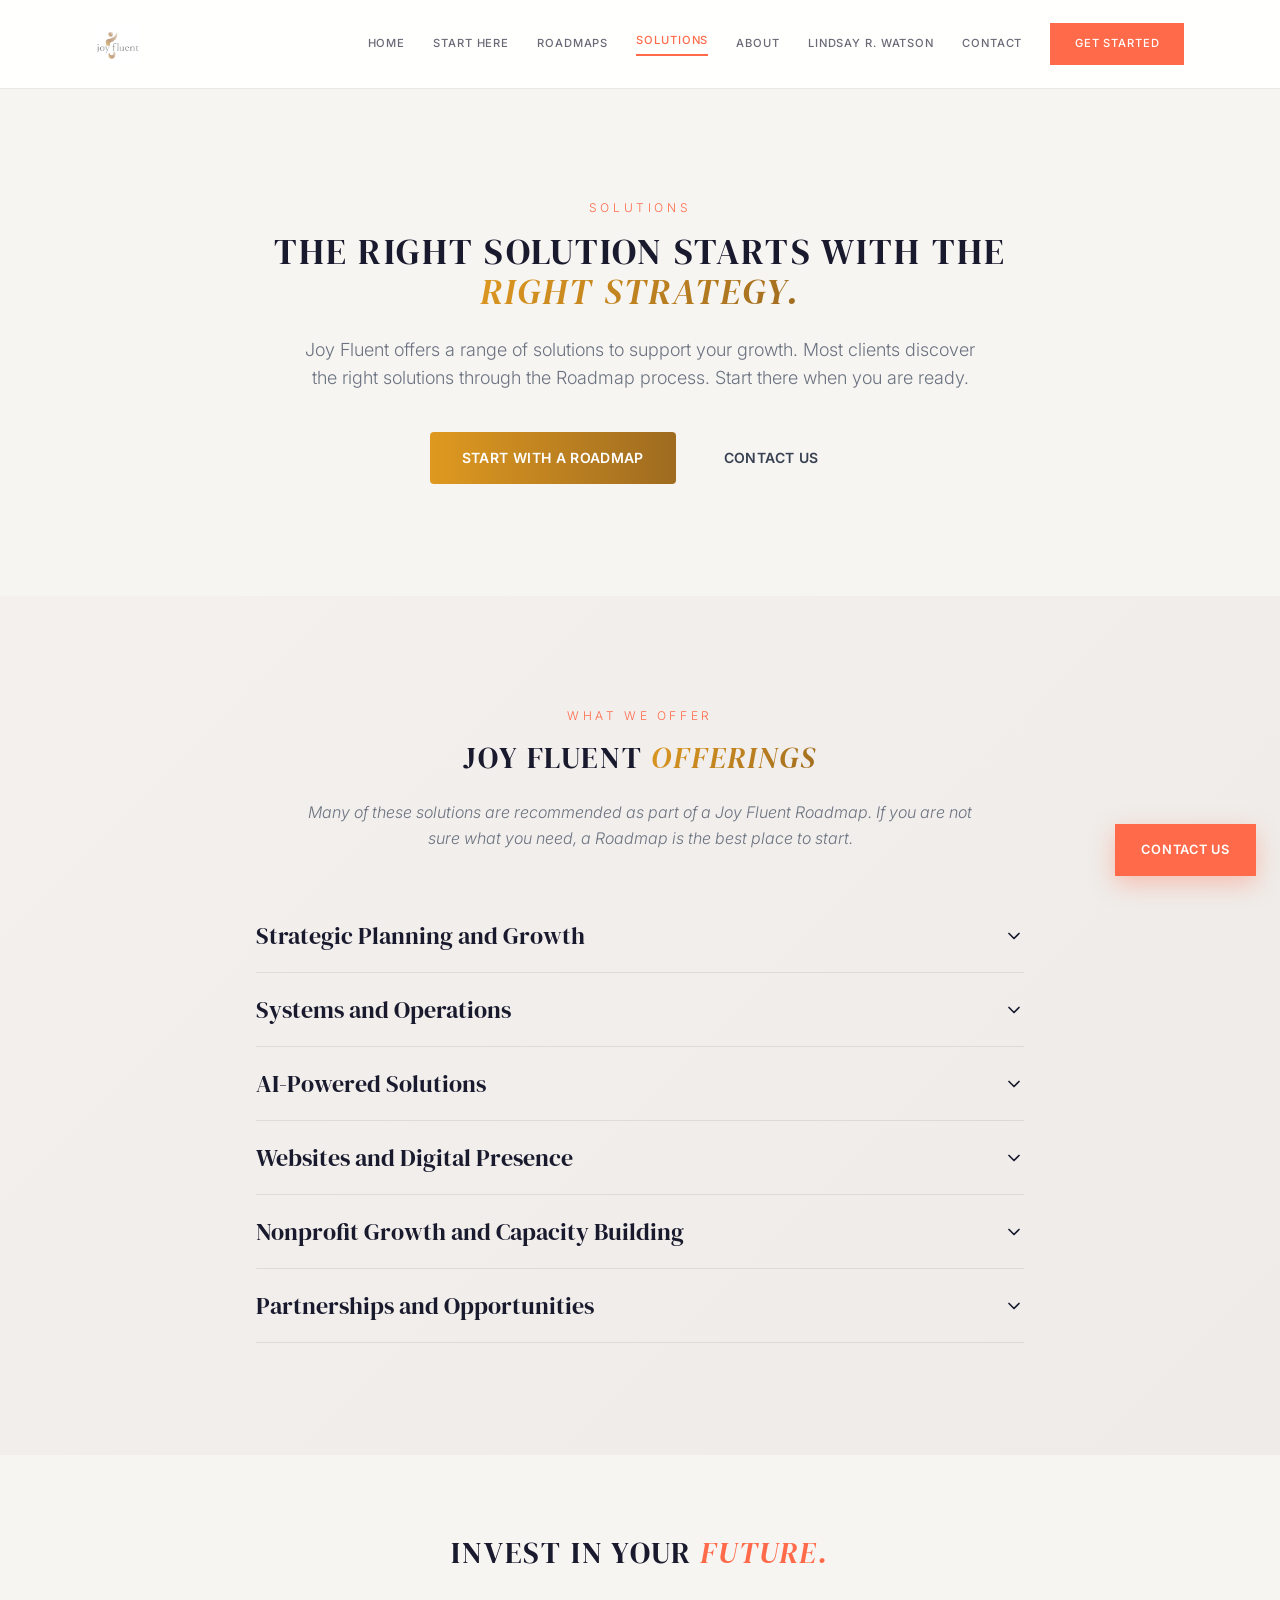
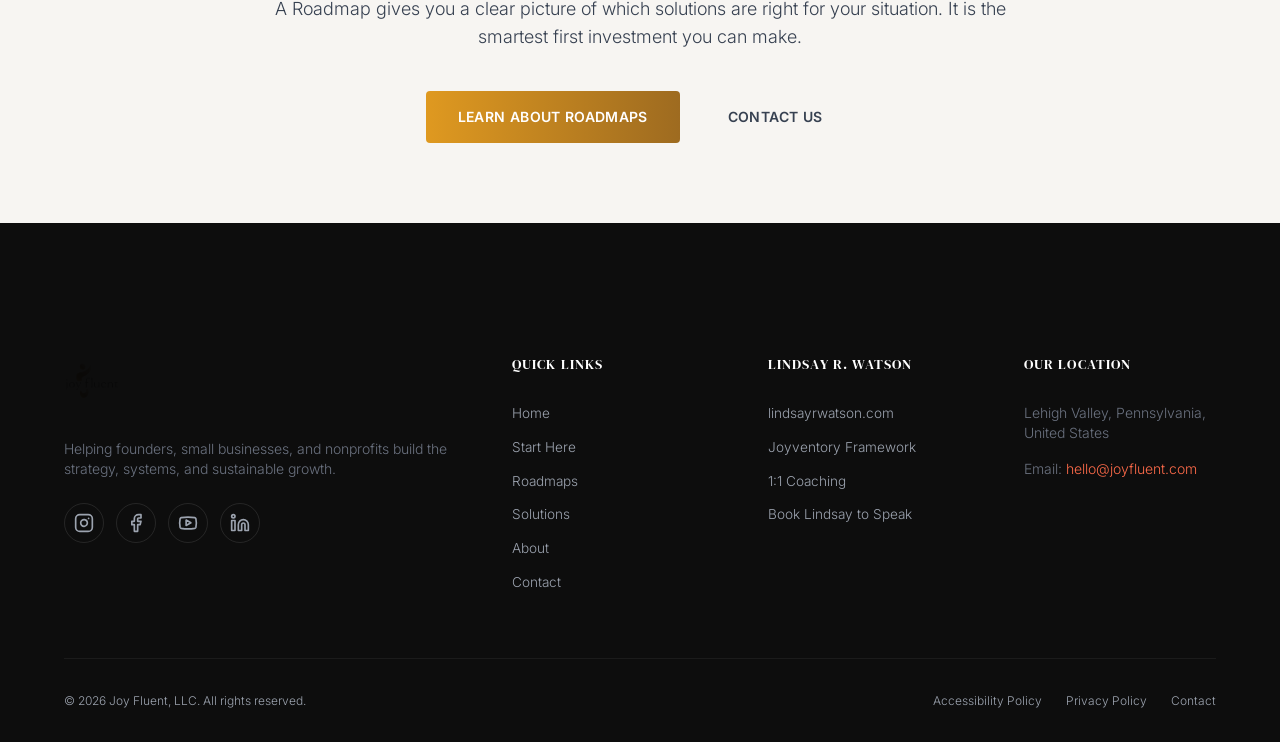
<file: solutions.html>
<!DOCTYPE html>
<html lang="en">
<head>
  <meta charset="UTF-8">
  <meta name="viewport" content="width=device-width, initial-scale=1.0">
  <title>Solutions | Joy Fluent</title>
  <link class="favicon" rel="icon" type="image/png" href="assets/joy-fluent-logo.png">
  <link rel="apple-touch-icon" href="assets/joy-fluent-logo.png">
  <meta name="description" content="Joy Fluent offers a range of solutions to support your growth: strategic planning, systems building, AI-powered solutions, website design, and nonprofit capacity building.">
  <link rel="stylesheet" href="style.css">
</head>
<body>

  <!-- Navigation Header -->
  <nav class="navbar navbar-light">
    <div class="navbar-container">
      <a href="index.html" class="navbar-logo" aria-label="Joy Fluent home">
        <img alt="Joy Fluent" class="h-14 md:h-16 w-auto" src="assets/joy-fluent-logo.png">
      </a>
      <div class="navbar-menu-desktop nav-links">
        <a href="index.html">Home</a>
        <a href="start.html">Start Here</a>
        <a href="roadmaps.html">Roadmaps</a>
        <a href="solutions.html" class="active">Solutions</a>
        <a href="about.html">About</a>
        <a href="https://www.lindsayrwatson.com" target="_blank" rel="noopener noreferrer">Lindsay R. Watson</a>
        <a href="contact.html">Contact</a>
        <a href="https://calendar.app.google/r31ephYiBzL6X2QCA" target="_blank" rel="noopener noreferrer" class="get-started-btn">Get Started</a>
      </div>
      <div class="navbar-toggle-mobile">
        <button type="button" aria-haspopup="dialog" aria-expanded="false" aria-label="Open menu" class="hamburger-btn">
          <svg xmlns="http://www.w3.org/2000/svg" width="24" height="24" viewBox="0 0 24 24" fill="none" stroke="currentColor" stroke-width="2" stroke-linecap="round" stroke-linejoin="round" class="lucide lucide-menu w-7 h-7"><line x1="4" x2="20" y1="12" y2="12"></line><line x1="4" x2="20" y1="6" y2="6"></line><line x1="4" x2="20" y1="18" y2="18"></line></svg>
        </button>
      </div>
    </div>
  </nav>

  <!-- Mobile Menu Drawer -->
  <div id="mobile-menu-drawer" class="mobile-drawer">
    <div class="mobile-drawer-content">
      <button id="mobile-menu-close" class="mobile-drawer-close" aria-label="Close menu">
        <svg xmlns="http://www.w3.org/2000/svg" width="24" height="24" viewBox="0 0 24 24" fill="none" stroke="currentColor" stroke-width="2" stroke-linecap="round" stroke-linejoin="round" class="lucide lucide-x w-7 h-7"><line x1="18" x2="6" y1="6" y2="18"></line><line x1="6" x2="18" y1="6" y2="18"></line></svg>
      </button>
      <div class="mobile-menu-links">
        <a href="index.html">Home</a>
        <a href="start.html">Start Here</a>
        <a href="roadmaps.html">Roadmaps</a>
        <a href="solutions.html" class="active">Solutions</a>
        <a href="about.html">About</a>
        <a href="https://www.lindsayrwatson.com" target="_blank" rel="noopener noreferrer">Lindsay R. Watson</a>
        <a href="contact.html">Contact</a>
        <a href="https://calendar.app.google/r31ephYiBzL6X2QCA" target="_blank" rel="noopener noreferrer" class="get-started-btn">Get Started</a>
      </div>
    </div>
  </div>

  <!-- Hero Section -->
  <section class="section-padding text-center">
    <div class="max-w-3xl mx-auto fade-in-on-scroll">
      <p class="font-body text-xs tracking-[0.3em] uppercase text-primary mb-4 text-center">Solutions</p>
      <h1 class="text-4xl md:text-6xl font-display font-light leading-[1.1] mb-6 text-foreground">
        The right solution starts with the <span class="italic gold-gradient-text">right strategy.</span>
      </h1>
      <p class="text-lg text-muted-foreground font-body font-light leading-relaxed max-w-2xl mx-auto mb-10">
        Joy Fluent offers a range of solutions to support your growth. Most clients discover the right solutions through the Roadmap process. Start there when you are ready.
      </p>
      <div class="flex flex-col sm:flex-row gap-4 justify-center">
        <a href="roadmaps.html" class="inline-flex items-center justify-center gold-gradient-bg px-8 py-4 rounded-md font-body font-semibold text-sm tracking-wide uppercase hover:-translate-y-0.5 transition-all">Start With a Roadmap</a>
        <a href="https://calendar.app.google/r31ephYiBzL6X2QCA" target="_blank" rel="noopener noreferrer" class="inline-flex items-center justify-center border-2 border-primary px-8 py-4 rounded-md font-body font-semibold text-sm tracking-wide uppercase hover:-translate-y-0.5 transition-all">Contact Us</a>
      </div>
    </div>
  </section>

  <!-- Solutions Accordion Section -->
  <section class="section-padding gold-gradient-bg-subtle">
    <div class="max-w-3xl mx-auto">
      <div class="text-center mb-12 fade-in-on-scroll">
        <p class="font-body text-xs tracking-[0.3em] uppercase text-primary mb-4 text-center">What We Offer</p>
        <h2 class="text-3xl md:text-5xl font-display font-light leading-tight">Joy Fluent <span class="italic gold-gradient-text">Offerings</span></h2>
        <p class="font-body text-muted-foreground italic max-w-2xl mx-auto mt-6">
          Many of these solutions are recommended as part of a Joy Fluent Roadmap. If you are not sure what you need, a Roadmap is the best place to start.
        </p>
      </div>
      
      <div class="w-full space-y-2 fade-in-on-scroll">
        
        <!-- Solution 1 -->
        <div class="faq-item">
          <button type="button" class="faq-trigger">
            <span>Strategic Planning and Growth</span>
            <svg xmlns="http://www.w3.org/2000/svg" width="20" height="20" viewBox="0 0 24 24" fill="none" stroke="currentColor" stroke-width="2" stroke-linecap="round" stroke-linejoin="round" class="lucide lucide-chevron-down faq-icon"><path d="m6 9 6 6 6-6"></path></svg>
          </button>
          <div class="faq-content">
            <div class="pb-6 pt-2 font-body text-muted-foreground leading-relaxed space-y-4">
              <p>Get clear on your goals, your positioning, and the path forward. We work with you to build strategies that are practical, focused, and built to last.</p>
              <div class="pt-4 border-t border-border/50">
                <p class="font-semibold text-foreground text-xs uppercase tracking-wider mb-2">Services Include</p>
                <ul class="list-disc list-inside space-y-1 text-sm">
                  <li>Strategic planning sessions</li>
                  <li>Brand and positioning clarity</li>
                  <li>Growth strategy development</li>
                  <li>Quarterly planning support</li>
                </ul>
              </div>
            </div>
          </div>
        </div>

        <!-- Solution 2 -->
        <div class="faq-item">
          <button type="button" class="faq-trigger">
            <span>Systems and Operations</span>
            <svg xmlns="http://www.w3.org/2000/svg" width="20" height="20" viewBox="0 0 24 24" fill="none" stroke="currentColor" stroke-width="2" stroke-linecap="round" stroke-linejoin="round" class="lucide lucide-chevron-down faq-icon"><path d="m6 9 6 6 6-6"></path></svg>
          </button>
          <div class="faq-content">
            <div class="pb-6 pt-2 font-body text-muted-foreground leading-relaxed space-y-4">
              <p>Disorganized systems cost you time, money, and energy. We help you build workflows, tools, and processes that make your work feel manageable and consistent.</p>
              <div class="pt-4 border-t border-border/50">
                <p class="font-semibold text-foreground text-xs uppercase tracking-wider mb-2">Services Include</p>
                <ul class="list-disc list-inside space-y-1 text-sm">
                  <li>Operations and workflow review</li>
                  <li>Tool and platform setup</li>
                  <li>Process documentation</li>
                  <li>Team systems and onboarding support</li>
                </ul>
              </div>
            </div>
          </div>
        </div>

        <!-- Solution 3 -->
        <div class="faq-item">
          <button type="button" class="faq-trigger">
            <span>AI-Powered Solutions</span>
            <svg xmlns="http://www.w3.org/2000/svg" width="20" height="20" viewBox="0 0 24 24" fill="none" stroke="currentColor" stroke-width="2" stroke-linecap="round" stroke-linejoin="round" class="lucide lucide-chevron-down faq-icon"><path d="m6 9 6 6 6-6"></path></svg>
          </button>
          <div class="faq-content">
            <div class="pb-6 pt-2 font-body text-muted-foreground leading-relaxed space-y-4">
              <p>AI can save you hours every week when it is implemented thoughtfully. We help you find the right tools, set them up, and use them in ways that actually fit how you work.</p>
              <div class="pt-4 border-t border-border/50">
                <p class="font-semibold text-foreground text-xs uppercase tracking-wider mb-2">Services Include</p>
                <ul class="list-disc list-inside space-y-1 text-sm">
                  <li>AI readiness assessment</li>
                  <li>Tool selection and setup</li>
                  <li>Prompt strategy and workflow integration</li>
                  <li>Ongoing AI support and optimization</li>
                </ul>
              </div>
            </div>
          </div>
        </div>

        <!-- Solution 4 -->
        <div class="faq-item">
          <button type="button" class="faq-trigger">
            <span>Websites and Digital Presence</span>
            <svg xmlns="http://www.w3.org/2000/svg" width="20" height="20" viewBox="0 0 24 24" fill="none" stroke="currentColor" stroke-width="2" stroke-linecap="round" stroke-linejoin="round" class="lucide lucide-chevron-down faq-icon"><path d="m6 9 6 6 6-6"></path></svg>
          </button>
          <div class="faq-content">
            <div class="pb-6 pt-2 font-body text-muted-foreground leading-relaxed space-y-4">
              <p>Your website should be working for you around the clock. We design and build modern, strategic websites that reflect your brand and convert visitors into clients.</p>
              <div class="pt-4 border-t border-border/50">
                <p class="font-semibold text-foreground text-xs uppercase tracking-wider mb-2">Services Include</p>
                <ul class="list-disc list-inside space-y-1 text-sm">
                  <li>Website strategy and design</li>
                  <li>Website development and launch</li>
                  <li>SEO and content optimization</li>
                  <li>Website audits and improvements</li>
                </ul>
              </div>
            </div>
          </div>
        </div>

        <!-- Solution 5 -->
        <div class="faq-item">
          <button type="button" class="faq-trigger">
            <span>Nonprofit Growth and Capacity Building</span>
            <svg xmlns="http://www.w3.org/2000/svg" width="20" height="20" viewBox="0 0 24 24" fill="none" stroke="currentColor" stroke-width="2" stroke-linecap="round" stroke-linejoin="round" class="lucide lucide-chevron-down faq-icon"><path d="m6 9 6 6 6-6"></path></svg>
          </button>
          <div class="faq-content">
            <div class="pb-6 pt-2 font-body text-muted-foreground leading-relaxed space-y-4">
              <p>Nonprofits face unique challenges. We understand the pressures of limited resources, high expectations, and the need to grow without losing your mission focus. We are here to help.</p>
              <div class="pt-4 border-t border-border/50">
                <p class="font-semibold text-foreground text-xs uppercase tracking-wider mb-2">Services Include</p>
                <ul class="list-disc list-inside space-y-1 text-sm">
                  <li>Nonprofit strategy and planning</li>
                  <li>Fundraising and development support</li>
                  <li>Board and leadership alignment</li>
                  <li>Capacity building and infrastructure</li>
                </ul>
              </div>
            </div>
          </div>
        </div>

        <!-- Solution 6 -->
        <div class="faq-item">
          <button type="button" class="faq-trigger">
            <span>Partnerships and Opportunities</span>
            <svg xmlns="http://www.w3.org/2000/svg" width="20" height="20" viewBox="0 0 24 24" fill="none" stroke="currentColor" stroke-width="2" stroke-linecap="round" stroke-linejoin="round" class="lucide lucide-chevron-down faq-icon"><path d="m6 9 6 6 6-6"></path></svg>
          </button>
          <div class="faq-content">
            <div class="pb-6 pt-2 font-body text-muted-foreground leading-relaxed space-y-4">
              <p>Sometimes the best next step is a connection. Joy Fluent works with a network of trusted partners and creates pathways to resources, collaborators, and opportunities that can accelerate your growth.</p>
              <div class="pt-4 border-t border-border/50">
                <p class="font-semibold text-foreground text-xs uppercase tracking-wider mb-2">Services Include</p>
                <ul class="list-disc list-inside space-y-1 text-sm">
                  <li>Strategic partnership development</li>
                  <li>Resource and referral network</li>
                  <li>Collaborative project support</li>
                  <li>Community and coalition building</li>
                </ul>
              </div>
            </div>
          </div>
        </div>

      </div>
    </div>
  </section>

  <!-- Dark CTA Banner -->
  <section class="py-20 md:py-28 px-6 md:px-12 bg-foreground text-background">
    <div class="max-w-3xl mx-auto text-center fade-in-on-scroll">
      <h2 class="text-3xl md:text-5xl font-display font-light leading-tight mb-6">Invest in Your <span class="italic text-primary">Future.</span></h2>
      <p class="font-body text-lg text-background/80 leading-relaxed mb-10">
        A Roadmap gives you a clear picture of which solutions are right for your situation. It is the smartest first investment you can make.
      </p>
      <div class="flex flex-col sm:flex-row gap-4 justify-center">
        <a href="roadmaps.html" class="inline-flex items-center justify-center gold-gradient-bg px-8 py-4 rounded-md font-body font-semibold text-sm tracking-wide uppercase hover:-translate-y-0.5 transition-all">Learn About Roadmaps</a>
        <a href="https://calendar.app.google/r31ephYiBzL6X2QCA" target="_blank" rel="noopener noreferrer" class="inline-flex items-center justify-center border-2 border-primary px-8 py-4 rounded-md font-body font-semibold text-sm tracking-wide uppercase hover:-translate-y-0.5 transition-all">Contact Us</a>
      </div>
    </div>
  </section>

  <!-- Footer -->
  <footer class="footer">
    <div class="footer-container">
      <div class="footer-grid">
        <div>
          <a href="index.html" class="footer-brand-logo">
            <img alt="Joy Fluent" class="h-14 w-auto mix-blend-multiply" src="assets/joy-fluent-logo.png">
          </a>
          <p class="font-body text-sm text-muted-foreground leading-relaxed mb-6">
            Helping founders, small businesses, and nonprofits build the strategy, systems, and sustainable growth.
          </p>
          <div class="footer-social-icons">
            <a href="https://www.instagram.com/joyfluent/" target="_blank" rel="noopener noreferrer" class="footer-social-btn" aria-label="Instagram">
              <svg xmlns="http://www.w3.org/2000/svg" width="20" height="20" viewBox="0 0 24 24" fill="none" stroke="currentColor" stroke-width="2" stroke-linecap="round" stroke-linejoin="round" class="lucide lucide-instagram"><rect width="20" height="20" x="2" y="2" rx="5" ry="5"></rect><path d="M16 11.37A4 4 0 1 1 12.63 8 4 4 0 0 1 16 11.37z"></path><line x1="17.5" x2="17.51" y1="6.5" y2="6.5"></line></svg>
            </a>
            <a href="https://www.facebook.com/joyfluent" target="_blank" rel="noopener noreferrer" class="footer-social-btn" aria-label="Facebook">
              <svg xmlns="http://www.w3.org/2000/svg" width="20" height="20" viewBox="0 0 24 24" fill="none" stroke="currentColor" stroke-width="2" stroke-linecap="round" stroke-linejoin="round" class="lucide lucide-facebook"><path d="M18 2h-3a5 5 0 0 0-5 5v3H7v4h3v8h4v-8h3l1-4h-4V7a1 1 0 0 1 1-1h3z"></path></svg>
            </a>
            <a href="https://www.youtube.com/@JoyFluent" target="_blank" rel="noopener noreferrer" class="footer-social-btn" aria-label="YouTube">
              <svg xmlns="http://www.w3.org/2000/svg" width="20" height="20" viewBox="0 0 24 24" fill="none" stroke="currentColor" stroke-width="2" stroke-linecap="round" stroke-linejoin="round" class="lucide lucide-youtube"><path d="M2.5 17a24.12 24.12 0 0 1 0-10 2 2 0 0 1 1.4-1.4 49.56 49.56 0 0 1 16.2 0A2 2 0 0 1 21.5 7a24.12 24.12 0 0 1 0 10 2 2 0 0 1-1.4 1.4 49.55 49.55 0 0 1-16.2 0A2 2 0 0 1 2.5 17z"></path><polygon points="9.75 15.02 15.5 11.75 9.75 8.48 9.75 15.02"></polygon></svg>
            </a>
            <a href="https://www.linkedin.com/company/joyfluent/" target="_blank" rel="noopener noreferrer" class="footer-social-btn" aria-label="LinkedIn">
              <svg xmlns="http://www.w3.org/2000/svg" width="20" height="20" viewBox="0 0 24 24" fill="none" stroke="currentColor" stroke-width="2" stroke-linecap="round" stroke-linejoin="round" class="lucide lucide-linkedin"><path d="M16 8a6 6 0 0 1 6 6v7h-4v-7a2 2 0 0 0-2-2 2 2 0 0 0-2 2v7h-4v-7a6 6 0 0 1 6-6z"></path><rect width="4" height="12" x="2" y="9"></rect><circle cx="4" cy="4" r="2"></circle></svg>
            </a>
          </div>
        </div>
        <div>
          <h4 class="font-display text-xl font-medium mb-6">Quick Links</h4>
          <ul class="footer-links-list">
            <li><a href="index.html">Home</a></li>
            <li><a href="start.html">Start Here</a></li>
            <li><a href="roadmaps.html">Roadmaps</a></li>
            <li><a href="solutions.html">Solutions</a></li>
            <li><a href="about.html">About</a></li>
            <li><a href="contact.html">Contact</a></li>
          </ul>
        </div>
        <div>
          <h4 class="font-display text-xl font-medium mb-6">Lindsay R. Watson</h4>
          <ul class="footer-links-list">
            <li><a href="https://www.lindsayrwatson.com" target="_blank" rel="noopener noreferrer">lindsayrwatson.com</a></li>
            <li><a href="https://www.lindsayrwatson.com" target="_blank" rel="noopener noreferrer">Joyventory Framework</a></li>
            <li><a href="https://www.lindsayrwatson.com" target="_blank" rel="noopener noreferrer">1:1 Coaching</a></li>
            <li><a href="https://www.lindsayrwatson.com" target="_blank" rel="noopener noreferrer">Book Lindsay to Speak</a></li>
          </ul>
        </div>
        <div>
          <h4 class="font-display text-xl font-medium mb-6">Our Location</h4>
          <p class="font-body text-sm text-muted-foreground leading-relaxed mb-4">
            Lehigh Valley, Pennsylvania, United States
          </p>
          <p class="font-body text-sm text-muted-foreground">
            Email: <a href="mailto:hello@joyfluent.com" class="text-primary hover:underline">hello@joyfluent.com</a>
          </p>
        </div>
      </div>
      <div class="footer-bottom">
        <p>&copy; 2026 Joy Fluent, LLC. All rights reserved.</p>
        <div class="footer-bottom-links">
          <a href="accessibility.html">Accessibility Policy</a>
          <a href="privacy.html">Privacy Policy</a>
          <a href="contact.html">Contact</a>
        </div>
      </div>
    </div>
  </footer>

  <!-- Fixed HoneyBook CTA Widget Button -->
  <a href="https://calendar.app.google/r31ephYiBzL6X2QCA" target="_blank" rel="noopener noreferrer" class="fixed-contact-button">
    Contact Us
  </a>

  <script src="script.js"></script>
</body>
</html>
</file>
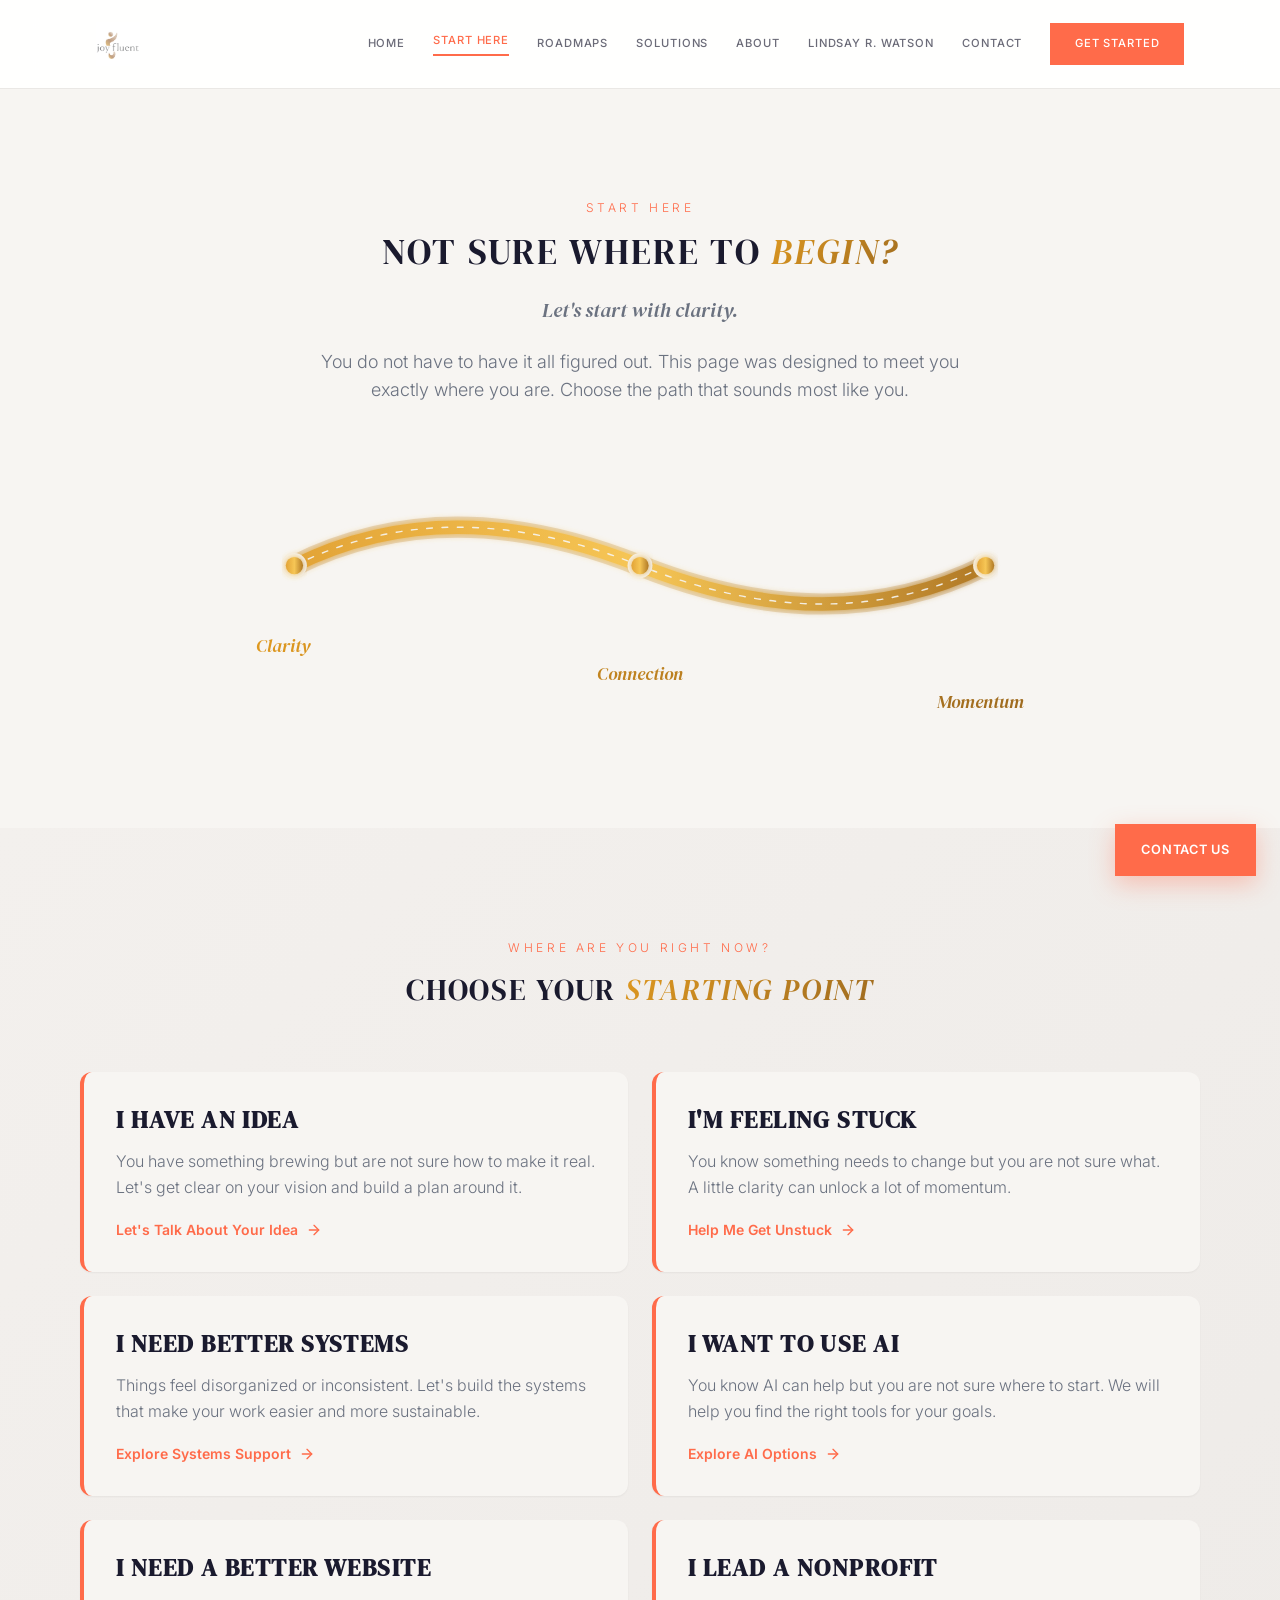
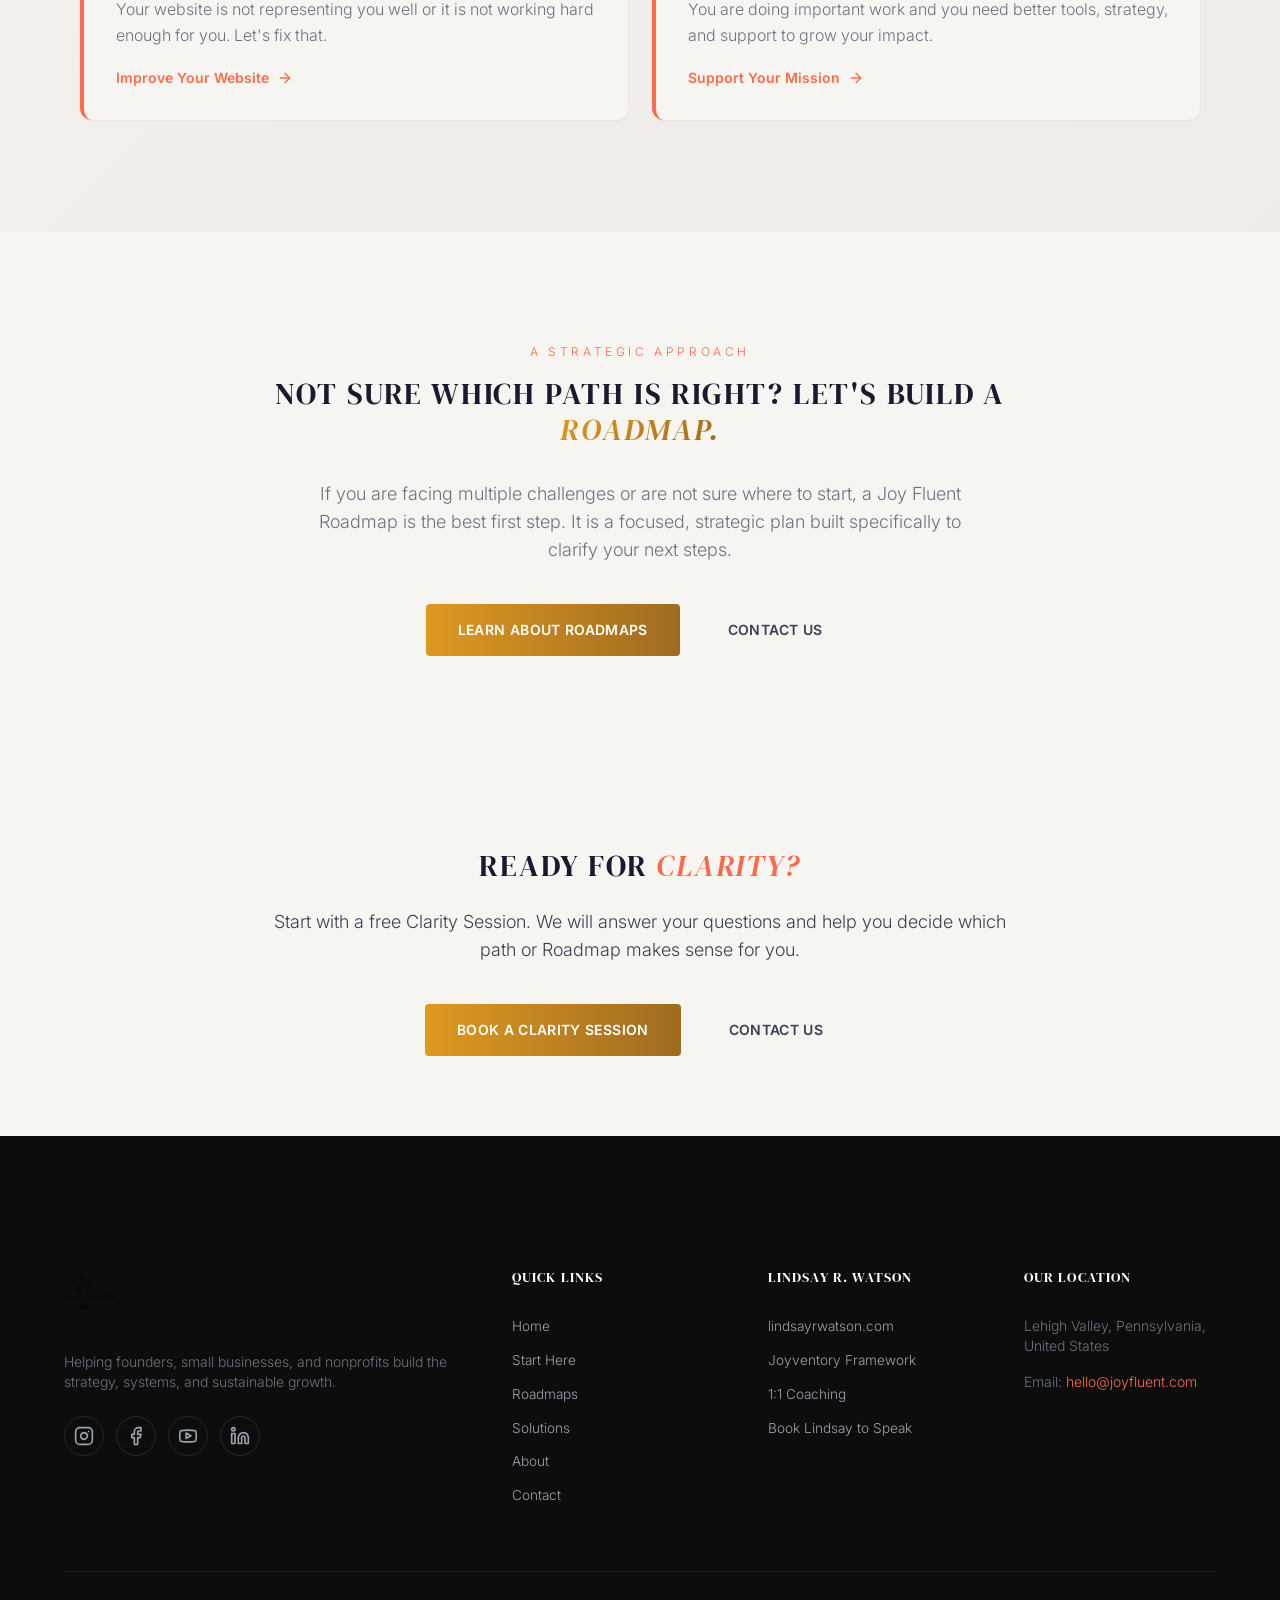
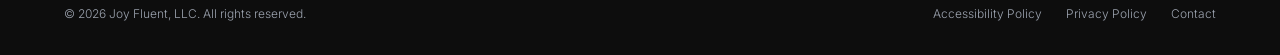
<file: start.html>
<!DOCTYPE html>
<html lang="en">
<head>
  <meta charset="UTF-8">
  <meta name="viewport" content="width=device-width, initial-scale=1.0">
  <title>Start Here | Joy Fluent</title>
  <link class="favicon" rel="icon" type="image/png" href="assets/joy-fluent-logo.png">
  <link rel="apple-touch-icon" href="assets/joy-fluent-logo.png">
  <meta name="description" content="Not sure where to begin? Choose your starting point and find the right path forward with Joy Fluent.">
  <link rel="stylesheet" href="style.css">
</head>
<body>

  <!-- Navigation Header -->
  <nav class="navbar navbar-light">
    <div class="navbar-container">
      <a href="index.html" class="navbar-logo" aria-label="Joy Fluent home">
        <img alt="Joy Fluent" class="h-14 md:h-16 w-auto" src="assets/joy-fluent-logo.png">
      </a>
      <div class="navbar-menu-desktop nav-links">
        <a href="index.html">Home</a>
        <a href="start.html" class="active">Start Here</a>
        <a href="roadmaps.html">Roadmaps</a>
        <a href="solutions.html">Solutions</a>
        <a href="about.html">About</a>
        <a href="https://www.lindsayrwatson.com" target="_blank" rel="noopener noreferrer">Lindsay R. Watson</a>
        <a href="contact.html">Contact</a>
        <a href="https://calendar.app.google/r31ephYiBzL6X2QCA" target="_blank" rel="noopener noreferrer" class="get-started-btn">Get Started</a>
      </div>
      <div class="navbar-toggle-mobile">
        <button type="button" aria-haspopup="dialog" aria-expanded="false" aria-label="Open menu" class="hamburger-btn">
          <svg xmlns="http://www.w3.org/2000/svg" width="24" height="24" viewBox="0 0 24 24" fill="none" stroke="currentColor" stroke-width="2" stroke-linecap="round" stroke-linejoin="round" class="lucide lucide-menu w-7 h-7"><line x1="4" x2="20" y1="12" y2="12"></line><line x1="4" x2="20" y1="6" y2="6"></line><line x1="4" x2="20" y1="18" y2="18"></line></svg>
        </button>
      </div>
    </div>
  </nav>

  <!-- Mobile Menu Drawer -->
  <div id="mobile-menu-drawer" class="mobile-drawer">
    <div class="mobile-drawer-content">
      <button id="mobile-menu-close" class="mobile-drawer-close" aria-label="Close menu">
        <svg xmlns="http://www.w3.org/2000/svg" width="24" height="24" viewBox="0 0 24 24" fill="none" stroke="currentColor" stroke-width="2" stroke-linecap="round" stroke-linejoin="round" class="lucide lucide-x w-7 h-7"><line x1="18" x2="6" y1="6" y2="18"></line><line x1="6" x2="18" y1="6" y2="18"></line></svg>
      </button>
      <div class="mobile-menu-links">
        <a href="index.html">Home</a>
        <a href="start.html" class="active">Start Here</a>
        <a href="roadmaps.html">Roadmaps</a>
        <a href="solutions.html">Solutions</a>
        <a href="about.html">About</a>
        <a href="https://www.lindsayrwatson.com" target="_blank" rel="noopener noreferrer">Lindsay R. Watson</a>
        <a href="contact.html">Contact</a>
        <a href="https://calendar.app.google/r31ephYiBzL6X2QCA" target="_blank" rel="noopener noreferrer" class="get-started-btn">Get Started</a>
      </div>
    </div>
  </div>

  <!-- Hero Section -->
  <section class="section-padding text-center">
    <div class="max-w-3xl mx-auto fade-in-on-scroll">
      <p class="font-body text-xs tracking-[0.3em] uppercase text-primary mb-4 text-center">Start Here</p>
      <h1 class="text-4xl md:text-6xl font-display font-light leading-[1.1] mb-6 text-foreground">Not Sure Where to <span class="italic gold-gradient-text">Begin?</span></h1>
      <p class="text-xl text-muted-foreground font-display italic font-light mb-6">Let's start with clarity.</p>
      <p class="text-lg text-muted-foreground font-body font-light leading-relaxed max-w-2xl mx-auto">
        You do not have to have it all figured out. This page was designed to meet you exactly where you are. Choose the path that sounds most like you.
      </p>
      
      <!-- SVG Pathway Graphic -->
      <div class="mt-14 md:mt-16" aria-label="The Joy Fluent pathway: Clarity, Connection, Momentum">
        <svg viewBox="0 0 800 180" class="w-full h-auto max-w-3xl mx-auto" role="img" aria-hidden="true" focusable="false">
          <defs>
            <linearGradient id="goldRoad" x1="0%" y1="0%" x2="100%" y2="0%">
              <stop offset="0%" stop-color="hsl(38, 75%, 55%)"></stop>
              <stop offset="50%" stop-color="hsl(42, 90%, 65%)"></stop>
              <stop offset="100%" stop-color="hsl(36, 65%, 42%)"></stop>
            </linearGradient>
            <filter id="goldGlow" x="-20%" y="-50%" width="140%" height="200%">
              <feGaussianBlur stdDeviation="4" result="blur"></feGaussianBlur>
              <feMerge>
                <feMergeNode in="blur"></feMergeNode>
                <feMergeNode in="SourceGraphic"></feMergeNode>
              </feMerge>
            </filter>
          </defs>
          <path d="M 40 110 Q 200 30, 400 110 T 760 110" stroke="hsl(36, 65%, 42%)" stroke-opacity="0.25" stroke-width="22" stroke-linecap="round" fill="none"></path>
          <path d="M 40 110 Q 200 30, 400 110 T 760 110" stroke="url(#goldRoad)" stroke-width="14" stroke-linecap="round" fill="none" filter="url(#goldGlow)"></path>
          <path d="M 40 110 Q 200 30, 400 110 T 760 110" stroke="hsl(30, 25%, 96%)" stroke-opacity="0.9" stroke-width="1.5" stroke-dasharray="6 10" stroke-linecap="round" fill="none"></path>
          <g>
            <circle cx="40" cy="110" r="13" fill="hsl(30, 25%, 96%)"></circle>
            <circle cx="40" cy="110" r="9" fill="url(#goldRoad)" filter="url(#goldGlow)"></circle>
          </g>
          <g>
            <circle cx="400" cy="110" r="13" fill="hsl(30, 25%, 96%)"></circle>
            <circle cx="400" cy="110" r="9" fill="url(#goldRoad)" filter="url(#goldGlow)"></circle>
          </g>
          <g>
            <circle cx="760" cy="110" r="13" fill="hsl(30, 25%, 96%)"></circle>
            <circle cx="760" cy="110" r="9" fill="url(#goldRoad)" filter="url(#goldGlow)"></circle>
          </g>
        </svg>
        <div class="grid grid-cols-3 max-w-3xl mx-auto -mt-2 px-2">
          <p class="font-display italic text-lg md:text-2xl gold-gradient-text text-left">Clarity</p>
          <p class="font-display italic text-lg md:text-2xl gold-gradient-text text-center">Connection</p>
          <p class="font-display italic text-lg md:text-2xl gold-gradient-text text-right">Momentum</p>
        </div>
      </div>
    </div>
  </section>

  <!-- Choose Starting Point Section -->
  <section class="section-padding gold-gradient-bg-subtle">
    <div class="max-w-6xl mx-auto">
      <div class="text-center mb-16 fade-in-on-scroll">
        <p class="font-body text-xs tracking-[0.3em] uppercase text-primary mb-4 text-center">Where Are You Right Now?</p>
        <h2 class="text-3xl md:text-5xl font-display font-light leading-tight">Choose Your <span class="italic gold-gradient-text">Starting Point</span></h2>
      </div>
      <div class="grid md:grid-cols-2 lg:grid-cols-3 gap-6">
        
        <!-- Card 1 -->
        <a href="contact.html?reason=idea" class="bg-background rounded-xl p-8 border-l-4 border-primary shadow-sm hover:shadow-lg hover:-translate-y-1 transition-all duration-300 group flex flex-col fade-in-on-scroll">
          <h3 class="font-display text-2xl mb-3 text-foreground">I Have an Idea</h3>
          <p class="font-body text-muted-foreground leading-relaxed mb-5 flex-grow">You have something brewing but are not sure how to make it real. Let's get clear on your vision and build a plan around it.</p>
          <span class="inline-flex items-center gap-2 font-body text-sm font-semibold text-primary group-hover:gap-3 transition-all">
            Let's Talk About Your Idea
            <svg xmlns="http://www.w3.org/2000/svg" width="24" height="24" viewBox="0 0 24 24" fill="none" stroke="currentColor" stroke-width="2" stroke-linecap="round" stroke-linejoin="round" class="lucide lucide-arrow-right w-4 h-4"><path d="M5 12h14"></path><path d="m12 5 7 7-7 7"></path></svg>
          </span>
        </a>

        <!-- Card 2 -->
        <a href="contact.html?reason=stuck" class="bg-background rounded-xl p-8 border-l-4 border-primary shadow-sm hover:shadow-lg hover:-translate-y-1 transition-all duration-300 group flex flex-col fade-in-on-scroll">
          <h3 class="font-display text-2xl mb-3 text-foreground">I'm Feeling Stuck</h3>
          <p class="font-body text-muted-foreground leading-relaxed mb-5 flex-grow">You know something needs to change but you are not sure what. A little clarity can unlock a lot of momentum.</p>
          <span class="inline-flex items-center gap-2 font-body text-sm font-semibold text-primary group-hover:gap-3 transition-all">
            Help Me Get Unstuck
            <svg xmlns="http://www.w3.org/2000/svg" width="24" height="24" viewBox="0 0 24 24" fill="none" stroke="currentColor" stroke-width="2" stroke-linecap="round" stroke-linejoin="round" class="lucide lucide-arrow-right w-4 h-4"><path d="M5 12h14"></path><path d="m12 5 7 7-7 7"></path></svg>
          </span>
        </a>

        <!-- Card 3 -->
        <a href="contact.html?reason=systems" class="bg-background rounded-xl p-8 border-l-4 border-primary shadow-sm hover:shadow-lg hover:-translate-y-1 transition-all duration-300 group flex flex-col fade-in-on-scroll">
          <h3 class="font-display text-2xl mb-3 text-foreground">I Need Better Systems</h3>
          <p class="font-body text-muted-foreground leading-relaxed mb-5 flex-grow">Things feel disorganized or inconsistent. Let's build the systems that make your work easier and more sustainable.</p>
          <span class="inline-flex items-center gap-2 font-body text-sm font-semibold text-primary group-hover:gap-3 transition-all">
            Explore Systems Support
            <svg xmlns="http://www.w3.org/2000/svg" width="24" height="24" viewBox="0 0 24 24" fill="none" stroke="currentColor" stroke-width="2" stroke-linecap="round" stroke-linejoin="round" class="lucide lucide-arrow-right w-4 h-4"><path d="M5 12h14"></path><path d="m12 5 7 7-7 7"></path></svg>
          </span>
        </a>

        <!-- Card 4 -->
        <a href="contact.html?reason=ai" class="bg-background rounded-xl p-8 border-l-4 border-primary shadow-sm hover:shadow-lg hover:-translate-y-1 transition-all duration-300 group flex flex-col fade-in-on-scroll">
          <h3 class="font-display text-2xl mb-3 text-foreground">I Want to Use AI</h3>
          <p class="font-body text-muted-foreground leading-relaxed mb-5 flex-grow">You know AI can help but you are not sure where to start. We will help you find the right tools for your goals.</p>
          <span class="inline-flex items-center gap-2 font-body text-sm font-semibold text-primary group-hover:gap-3 transition-all">
            Explore AI Options
            <svg xmlns="http://www.w3.org/2000/svg" width="24" height="24" viewBox="0 0 24 24" fill="none" stroke="currentColor" stroke-width="2" stroke-linecap="round" stroke-linejoin="round" class="lucide lucide-arrow-right w-4 h-4"><path d="M5 12h14"></path><path d="m12 5 7 7-7 7"></path></svg>
          </span>
        </a>

        <!-- Card 5 -->
        <a href="contact.html?reason=website" class="bg-background rounded-xl p-8 border-l-4 border-primary shadow-sm hover:shadow-lg hover:-translate-y-1 transition-all duration-300 group flex flex-col fade-in-on-scroll">
          <h3 class="font-display text-2xl mb-3 text-foreground">I Need a Better Website</h3>
          <p class="font-body text-muted-foreground leading-relaxed mb-5 flex-grow">Your website is not representing you well or it is not working hard enough for you. Let's fix that.</p>
          <span class="inline-flex items-center gap-2 font-body text-sm font-semibold text-primary group-hover:gap-3 transition-all">
            Improve Your Website
            <svg xmlns="http://www.w3.org/2000/svg" width="24" height="24" viewBox="0 0 24 24" fill="none" stroke="currentColor" stroke-width="2" stroke-linecap="round" stroke-linejoin="round" class="lucide lucide-arrow-right w-4 h-4"><path d="M5 12h14"></path><path d="m12 5 7 7-7 7"></path></svg>
          </span>
        </a>

        <!-- Card 6 -->
        <a href="contact.html?reason=nonprofit" class="bg-background rounded-xl p-8 border-l-4 border-primary shadow-sm hover:shadow-lg hover:-translate-y-1 transition-all duration-300 group flex flex-col fade-in-on-scroll">
          <h3 class="font-display text-2xl mb-3 text-foreground">I Lead a Nonprofit</h3>
          <p class="font-body text-muted-foreground leading-relaxed mb-5 flex-grow">You are doing important work and you need better tools, strategy, and support to grow your impact.</p>
          <span class="inline-flex items-center gap-2 font-body text-sm font-semibold text-primary group-hover:gap-3 transition-all">
            Support Your Mission
            <svg xmlns="http://www.w3.org/2000/svg" width="24" height="24" viewBox="0 0 24 24" fill="none" stroke="currentColor" stroke-width="2" stroke-linecap="round" stroke-linejoin="round" class="lucide lucide-arrow-right w-4 h-4"><path d="M5 12h14"></path><path d="m12 5 7 7-7 7"></path></svg>
          </span>
        </a>

      </div>
    </div>
  </section>

  <!-- Start with a Plan banner -->
  <section class="section-padding bg-background">
    <div class="max-w-4xl mx-auto text-center fade-in-on-scroll">
      <p class="font-body text-xs tracking-[0.3em] uppercase text-primary mb-4 text-center">A Strategic Approach</p>
      <h2 class="text-3xl md:text-5xl font-display font-light leading-tight mb-8">Not Sure Which Path is Right? Let's Build a <span class="italic gold-gradient-text">Roadmap.</span></h2>
      <p class="font-body text-lg text-muted-foreground leading-relaxed mb-10 max-w-2xl mx-auto">
        If you are facing multiple challenges or are not sure where to start, a Joy Fluent Roadmap is the best first step. It is a focused, strategic plan built specifically to clarify your next steps.
      </p>
      <div class="flex flex-col sm:flex-row gap-4 justify-center">
        <a href="roadmaps.html" class="inline-flex items-center justify-center gold-gradient-bg px-8 py-4 rounded-md font-body font-semibold text-sm tracking-wide uppercase hover:-translate-y-0.5 transition-all">Learn About Roadmaps</a>
        <a href="contact.html" class="inline-flex items-center justify-center border-2 border-primary px-8 py-4 rounded-md font-body font-semibold text-sm tracking-wide uppercase hover:-translate-y-0.5 transition-all">Contact Us</a>
      </div>
    </div>
  </section>

  <!-- Call to Action Banner -->
  <section class="py-20 md:py-28 px-6 md:px-12 bg-foreground text-background">
    <div class="max-w-3xl mx-auto text-center fade-in-on-scroll">
      <h2 class="text-3xl md:text-5xl font-display font-light leading-tight mb-6">Ready for <span class="italic text-primary">Clarity?</span></h2>
      <p class="font-body text-lg text-background/80 leading-relaxed mb-10">Start with a free Clarity Session. We will answer your questions and help you decide which path or Roadmap makes sense for you.</p>
      <div class="flex flex-col sm:flex-row gap-4 justify-center">
        <a href="https://calendar.app.google/r31ephYiBzL6X2QCA" target="_blank" rel="noopener noreferrer" class="inline-flex items-center justify-center gold-gradient-bg px-8 py-4 rounded-md font-body font-semibold text-sm tracking-wide uppercase hover:-translate-y-0.5 transition-all">Book a Clarity Session</a>
        <a href="contact.html" class="inline-flex items-center justify-center border-2 border-primary px-8 py-4 rounded-md font-body font-semibold text-sm tracking-wide uppercase hover:-translate-y-0.5 transition-all">Contact Us</a>
      </div>
    </div>
  </section>

  <!-- Footer -->
  <footer class="footer">
    <div class="footer-container">
      <div class="footer-grid">
        <div>
          <a href="index.html" class="footer-brand-logo">
            <img alt="Joy Fluent" class="h-14 w-auto mix-blend-multiply" src="assets/joy-fluent-logo.png">
          </a>
          <p class="font-body text-sm text-muted-foreground leading-relaxed mb-6">
            Helping founders, small businesses, and nonprofits build the strategy, systems, and sustainable growth.
          </p>
          <div class="footer-social-icons">
            <a href="https://www.instagram.com/joyfluent/" target="_blank" rel="noopener noreferrer" class="footer-social-btn" aria-label="Instagram">
              <svg xmlns="http://www.w3.org/2000/svg" width="20" height="20" viewBox="0 0 24 24" fill="none" stroke="currentColor" stroke-width="2" stroke-linecap="round" stroke-linejoin="round" class="lucide lucide-instagram"><rect width="20" height="20" x="2" y="2" rx="5" ry="5"></rect><path d="M16 11.37A4 4 0 1 1 12.63 8 4 4 0 0 1 16 11.37z"></path><line x1="17.5" x2="17.51" y1="6.5" y2="6.5"></line></svg>
            </a>
            <a href="https://www.facebook.com/joyfluent" target="_blank" rel="noopener noreferrer" class="footer-social-btn" aria-label="Facebook">
              <svg xmlns="http://www.w3.org/2000/svg" width="20" height="20" viewBox="0 0 24 24" fill="none" stroke="currentColor" stroke-width="2" stroke-linecap="round" stroke-linejoin="round" class="lucide lucide-facebook"><path d="M18 2h-3a5 5 0 0 0-5 5v3H7v4h3v8h4v-8h3l1-4h-4V7a1 1 0 0 1 1-1h3z"></path></svg>
            </a>
            <a href="https://www.youtube.com/@JoyFluent" target="_blank" rel="noopener noreferrer" class="footer-social-btn" aria-label="YouTube">
              <svg xmlns="http://www.w3.org/2000/svg" width="20" height="20" viewBox="0 0 24 24" fill="none" stroke="currentColor" stroke-width="2" stroke-linecap="round" stroke-linejoin="round" class="lucide lucide-youtube"><path d="M2.5 17a24.12 24.12 0 0 1 0-10 2 2 0 0 1 1.4-1.4 49.56 49.56 0 0 1 16.2 0A2 2 0 0 1 21.5 7a24.12 24.12 0 0 1 0 10 2 2 0 0 1-1.4 1.4 49.55 49.55 0 0 1-16.2 0A2 2 0 0 1 2.5 17z"></path><polygon points="9.75 15.02 15.5 11.75 9.75 8.48 9.75 15.02"></polygon></svg>
            </a>
            <a href="https://www.linkedin.com/company/joyfluent/" target="_blank" rel="noopener noreferrer" class="footer-social-btn" aria-label="LinkedIn">
              <svg xmlns="http://www.w3.org/2000/svg" width="20" height="20" viewBox="0 0 24 24" fill="none" stroke="currentColor" stroke-width="2" stroke-linecap="round" stroke-linejoin="round" class="lucide lucide-linkedin"><path d="M16 8a6 6 0 0 1 6 6v7h-4v-7a2 2 0 0 0-2-2 2 2 0 0 0-2 2v7h-4v-7a6 6 0 0 1 6-6z"></path><rect width="4" height="12" x="2" y="9"></rect><circle cx="4" cy="4" r="2"></circle></svg>
            </a>
          </div>
        </div>
        <div>
          <h4 class="font-display text-xl font-medium mb-6">Quick Links</h4>
          <ul class="footer-links-list">
            <li><a href="index.html">Home</a></li>
            <li><a href="start.html">Start Here</a></li>
            <li><a href="roadmaps.html">Roadmaps</a></li>
            <li><a href="solutions.html">Solutions</a></li>
            <li><a href="about.html">About</a></li>
            <li><a href="contact.html">Contact</a></li>
          </ul>
        </div>
        <div>
          <h4 class="font-display text-xl font-medium mb-6">Lindsay R. Watson</h4>
          <ul class="footer-links-list">
            <li><a href="https://www.lindsayrwatson.com" target="_blank" rel="noopener noreferrer">lindsayrwatson.com</a></li>
            <li><a href="https://www.lindsayrwatson.com" target="_blank" rel="noopener noreferrer">Joyventory Framework</a></li>
            <li><a href="https://www.lindsayrwatson.com" target="_blank" rel="noopener noreferrer">1:1 Coaching</a></li>
            <li><a href="https://www.lindsayrwatson.com" target="_blank" rel="noopener noreferrer">Book Lindsay to Speak</a></li>
          </ul>
        </div>
        <div>
          <h4 class="font-display text-xl font-medium mb-6">Our Location</h4>
          <p class="font-body text-sm text-muted-foreground leading-relaxed mb-4">
            Lehigh Valley, Pennsylvania, United States
          </p>
          <p class="font-body text-sm text-muted-foreground">
            Email: <a href="mailto:hello@joyfluent.com" class="text-primary hover:underline">hello@joyfluent.com</a>
          </p>
        </div>
      </div>
      <div class="footer-bottom">
        <p>&copy; 2026 Joy Fluent, LLC. All rights reserved.</p>
        <div class="footer-bottom-links">
          <a href="accessibility.html">Accessibility Policy</a>
          <a href="privacy.html">Privacy Policy</a>
          <a href="contact.html">Contact</a>
        </div>
      </div>
    </div>
  </footer>

  <!-- Fixed HoneyBook CTA Widget Button -->
  <a href="https://calendar.app.google/r31ephYiBzL6X2QCA" target="_blank" rel="noopener noreferrer" class="fixed-contact-button">
    Contact Us
  </a>

  <script src="script.js"></script>
</body>
</html>
</file>
<file: style.css>
/* ==========================================
   JOY FLUENT — REDESIGN 2026
   Design System & Complete Stylesheet
   ========================================== */

@import url('https://fonts.googleapis.com/css2?family=DM+Serif+Display:ital@0;1&family=Inter:wght@300;400;500;600;700;800&display=swap');

/* ==========================================
   1. DESIGN TOKENS
   ========================================== */
:root {
  /* Brand Colors */
  --coral: #FF6B4A;
  --coral-rgb: 255, 107, 74;
  --coral-dark: #E05333;
  --coral-light: #FFEBE7;
  --gold: #DF9920;
  --gold-dark: #9E6B20;
  --gold-rgb: 223, 153, 32;

  /* Backgrounds */
  --navy-deep: #0D0D0D;
  --navy-mid: #1A1A1A;
  --navy: #141414;
  --cream: #F7F5F2;
  --white: #FFFFFF;
  --silver: #9CA3AF;
  --silver-light: #D1D5DB;

  /* Text */
  --text-dark: #1A1A2E;
  --text-body: #374151;
  --text-muted: #6B7280;

  /* Spacing scale */
  --space-xs: 0.5rem;
  --space-sm: 0.75rem;
  --space-md: 1rem;
  --space-lg: 1.5rem;
  --space-xl: 2rem;
  --space-2xl: 3rem;
  --space-3xl: 4rem;
  --space-4xl: 6rem;
  --space-5xl: 8rem;

  /* Layout */
  --max-width: 72rem;
  --max-width-narrow: 48rem;
  --border-radius: 0px;

  /* Transitions */
  --ease-out-expo: cubic-bezier(0.16, 1, 0.3, 1);
  --ease-in-out: cubic-bezier(0.4, 0, 0.2, 1);
  --duration-fast: 0.2s;
  --duration-normal: 0.4s;
  --duration-slow: 0.8s;
}

/* ==========================================
   2. RESET & BASE
   ========================================== */
*, *::before, *::after {
  box-sizing: border-box;
  margin: 0;
  padding: 0;
}

html {
  scroll-behavior: smooth;
  -webkit-font-smoothing: antialiased;
  -moz-osx-font-smoothing: grayscale;
}

body {
  font-family: 'Inter', sans-serif;
  font-weight: 300;
  font-size: 1rem;
  line-height: 1.6;
  color: var(--text-body);
  background-color: var(--cream);
  overflow-x: hidden;
}

img {
  max-width: 100%;
  height: auto;
  display: block;
}

a {
  color: inherit;
  text-decoration: none;
}

button {
  background: none;
  border: none;
  cursor: pointer;
  font-family: inherit;
  font-size: inherit;
}

ul {
  list-style: none;
}

/* ==========================================
   3. TYPOGRAPHY
   ========================================== */
h1, h2, h3, h4 {
  font-family: 'Inter', sans-serif;
  font-weight: 800;
  text-transform: uppercase;
  letter-spacing: 0.06em;
  line-height: 1.05;
  color: var(--text-dark);
}

/* Accent words inside headlines — serif italic */
h1 em, h1 .accent-word,
h2 em, h2 .accent-word,
h3 em, h3 .accent-word {
  font-family: 'DM Serif Display', serif;
  font-style: italic;
  font-weight: 400;
  text-transform: none;
  letter-spacing: normal;
  display: inline-block;
}

.accent-coral { color: var(--coral); }
.accent-gold {
  background: linear-gradient(135deg, var(--gold), var(--gold-dark));
  -webkit-background-clip: text;
  -webkit-text-fill-color: transparent;
  background-clip: text;
}

/* Eyebrow labels */
.eyebrow {
  font-family: 'Inter', sans-serif;
  font-size: 0.7rem;
  font-weight: 500;
  letter-spacing: 0.3em;
  text-transform: uppercase;
  color: var(--coral);
  margin-bottom: var(--space-lg);
}

/* Section headers */
.section-header {
  margin-bottom: var(--space-4xl);
}

.section-header h2 {
  font-size: clamp(2rem, 4vw, 3.5rem);
  max-width: 36rem;
}

.section-header.center {
  text-align: center;
}

.section-header.center h2 {
  margin-left: auto;
  margin-right: auto;
}

/* Body text */
.text-body {
  font-family: 'Inter', sans-serif;
  font-weight: 300;
  font-size: 1.05rem;
  line-height: 1.7;
  color: var(--text-body);
}

.text-body-lg {
  font-size: 1.15rem;
}

/* Pull quote style */
.pull-quote {
  font-family: 'DM Serif Display', serif;
  font-style: italic;
  font-weight: 400;
  font-size: 1.5rem;
  line-height: 1.4;
  color: var(--coral);
  margin: var(--space-xl) 0;
}

/* ==========================================
   4. LAYOUT UTILITIES
   ========================================== */
.container {
  width: 100%;
  max-width: var(--max-width);
  margin-left: auto;
  margin-right: auto;
  padding-left: 1.5rem;
  padding-right: 1.5rem;
}

.container-narrow {
  max-width: var(--max-width-narrow);
}

.section {
  padding: var(--space-5xl) 1.5rem;
}

@media (min-width: 768px) {
  .section {
    padding: var(--space-5xl) 3rem;
  }
}

@media (min-width: 1024px) {
  .section {
    padding: 7rem 5rem;
  }
}

/* Background variants */
.bg-navy-deep { background-color: var(--navy-deep); color: var(--white); }
.bg-navy-mid { background-color: var(--navy-mid); color: var(--white); }
.bg-navy { background-color: var(--navy); color: var(--white); }
.bg-cream { background-color: var(--cream); }
.bg-white { background-color: var(--white); }
.bg-coral { background-color: var(--coral); color: var(--white); }

/* Text on dark backgrounds */
.bg-navy-deep h1, .bg-navy-deep h2, .bg-navy-deep h3, .bg-navy-deep h4,
.bg-navy-mid h1, .bg-navy-mid h2, .bg-navy-mid h3, .bg-navy-mid h4,
.bg-navy h1, .bg-navy h2, .bg-navy h3, .bg-navy h4 {
  color: var(--white);
}

.bg-navy-deep .text-body, .bg-navy-mid .text-body, .bg-navy .text-body {
  color: var(--silver);
}

/* Grid helpers */
.grid-2 {
  display: grid;
  grid-template-columns: 1fr;
  gap: var(--space-3xl);
}

.grid-3 {
  display: grid;
  grid-template-columns: 1fr;
  gap: var(--space-xl);
}

.grid-4 {
  display: grid;
  grid-template-columns: 1fr;
  gap: var(--space-xl);
}

@media (min-width: 768px) {
  .grid-2 {
    grid-template-columns: repeat(2, 1fr);
  }
  .grid-3 {
    grid-template-columns: repeat(3, 1fr);
  }
  .grid-4 {
    grid-template-columns: repeat(2, 1fr);
  }
}

@media (min-width: 1024px) {
  .grid-4 {
    grid-template-columns: repeat(4, 1fr);
  }
}

/* Flex helpers */
.flex-row {
  display: flex;
  flex-direction: row;
}

.flex-col {
  display: flex;
  flex-direction: column;
}

.flex-center {
  display: flex;
  align-items: center;
  justify-content: center;
}

.items-center { align-items: center; }
.justify-center { justify-content: center; }
.justify-between { justify-content: space-between; }
.text-center { text-align: center; }
.gap-sm { gap: var(--space-sm); }
.gap-md { gap: var(--space-md); }
.gap-lg { gap: var(--space-lg); }
.gap-xl { gap: var(--space-xl); }

/* ==========================================
   5. BUTTONS
   ========================================== */
.btn {
  display: inline-flex;
  align-items: center;
  justify-content: center;
  padding: 1rem 2.5rem;
  font-family: 'Inter', sans-serif;
  font-weight: 600;
  font-size: 0.8rem;
  letter-spacing: 0.08em;
  text-transform: uppercase;
  text-decoration: none;
  border: 2px solid transparent;
  transition: all var(--duration-normal) var(--ease-out-expo);
  cursor: pointer;
  white-space: nowrap;
  position: relative;
  overflow: hidden;
}

.btn-coral {
  background-color: var(--coral);
  color: var(--white);
  border-color: var(--coral);
}

.btn-coral:hover {
  background-color: transparent;
  color: var(--coral);
}

.btn-outline-white {
  background-color: transparent;
  color: var(--text-dark);
  border-color: var(--text-dark);
}

.btn-outline-white:hover {
  background-color: var(--text-dark);
  color: var(--white);
}

.btn-outline-coral {
  background-color: transparent;
  color: var(--coral);
  border-color: var(--coral);
}

.btn-outline-coral:hover {
  background-color: var(--coral);
  color: var(--white);
}

.btn-gold {
  background: linear-gradient(135deg, var(--gold), var(--gold-dark));
  color: var(--white);
  border-color: transparent;
}

.btn-gold:hover {
  background: transparent;
  color: var(--gold);
  border-color: var(--gold);
}

.btn-white-solid {
  background-color: var(--white);
  color: var(--coral);
}

.btn-white-solid:hover {
  background-color: transparent;
  color: var(--white);
  border-color: var(--white);
}

.btn-group {
  display: flex;
  flex-direction: column;
  align-items: center;
  gap: var(--space-md);
}

@media (min-width: 640px) {
  .btn-group {
    flex-direction: row;
    justify-content: center;
  }
}

/* Link with arrow */
.link-arrow {
  display: inline-flex;
  align-items: center;
  gap: 0.5rem;
  font-family: 'Inter', sans-serif;
  font-weight: 500;
  font-size: 0.9rem;
  color: var(--coral);
  transition: gap var(--duration-normal) var(--ease-out-expo);
}

.link-arrow:hover {
  gap: 0.75rem;
}

.link-arrow svg {
  width: 1rem;
  height: 1rem;
}

/* ==========================================
   6. NAVBAR
   ========================================== */
.navbar {
  position: fixed;
  top: 0;
  left: 0;
  right: 0;
  z-index: 100;
  padding: 0 1.5rem;
  background-color: rgba(255, 255, 255, 0.92);
  backdrop-filter: blur(16px);
  -webkit-backdrop-filter: blur(16px);
  box-shadow: 0 1px 0 rgba(0, 0, 0, 0.05);
}

.navbar-inner {
  max-width: var(--max-width);
  margin: 0 auto;
  display: flex;
  align-items: center;
  justify-content: space-between;
  height: 5rem;
}

.navbar-logo img {
  height: 2.75rem;
  width: auto;
}

.navbar-links {
  display: none;
  align-items: center;
  gap: 2rem;
}

@media (min-width: 1024px) {
  .navbar-links {
    display: flex;
  }
}

.navbar-links a {
  font-family: 'Inter', sans-serif;
  font-size: 0.7rem;
  font-weight: 500;
  letter-spacing: 0.08em;
  text-transform: uppercase;
  color: rgba(26, 26, 46, 0.65);
  transition: color var(--duration-fast) ease;
  white-space: nowrap;
}

.navbar .navbar-links a:hover {
  color: var(--text-dark);
}

/* Active page indicator */
.navbar-links a.active {
  color: var(--coral) !important;
  border-bottom: 2px solid var(--coral);
  padding-bottom: 0.25rem;
}

.navbar-links a.nav-cta {
  background-color: var(--coral);
  color: var(--white) !important;
  padding: 0.6rem 1.4rem;
  border: 2px solid var(--coral);
  transition: all var(--duration-normal) var(--ease-out-expo);
}

.navbar-links a.nav-cta:hover {
  background-color: transparent;
  color: var(--coral) !important;
}

/* Hamburger */
.navbar-toggle {
  display: flex;
  align-items: center;
  justify-content: center;
  color: var(--text-dark);
  padding: 0.5rem;
  min-width: 44px;
  min-height: 44px;
  z-index: 101;
}

.navbar-toggle svg {
  width: 24px;
  height: 24px;
  stroke: currentColor;
}

@media (min-width: 1024px) {
  .navbar-toggle {
    display: none;
  }
}

/* Mobile Drawer */
.mobile-drawer {
  position: fixed;
  inset: 0;
  z-index: 200;
  display: none;
  background-color: rgba(0, 0, 0, 0.5);
  backdrop-filter: blur(4px);
  -webkit-backdrop-filter: blur(4px);
  opacity: 0;
  transition: opacity 0.3s ease;
}

.mobile-drawer.open {
  display: block;
  opacity: 1;
}

.mobile-drawer-content {
  position: absolute;
  top: 0;
  right: 0;
  width: 85%;
  max-width: 380px;
  height: 100%;
  background-color: var(--navy-deep);
  display: flex;
  flex-direction: column;
  padding: 2rem;
  transform: translateX(100%);
  transition: transform 0.35s var(--ease-out-expo);
}

.mobile-drawer.open .mobile-drawer-content {
  transform: translateX(0);
}

.mobile-drawer-close {
  align-self: flex-end;
  color: var(--white);
  padding: 0.5rem;
  margin-bottom: 2.5rem;
}

.mobile-menu-links {
  display: flex;
  flex-direction: column;
  gap: 1.25rem;
}

.mobile-menu-links a {
  font-family: 'Inter', sans-serif;
  font-size: 0.95rem;
  font-weight: 500;
  text-transform: uppercase;
  letter-spacing: 0.06em;
  color: rgba(255, 255, 255, 0.75);
  padding-bottom: 0.75rem;
  border-bottom: 1px solid rgba(255, 255, 255, 0.08);
  transition: color var(--duration-fast);
}

.mobile-menu-links a:hover {
  color: var(--white);
}

.mobile-menu-links a.active {
  color: var(--coral) !important;
}

.mobile-menu-links a.nav-cta {
  background-color: var(--coral);
  color: var(--white) !important;
  text-align: center;
  padding: 0.85rem;
  border: 2px solid var(--coral);
  margin-top: 0.5rem;
}

.mobile-menu-links a.nav-cta:hover {
  background-color: transparent;
  color: var(--coral) !important;
}

/* ==========================================
   7. HERO SECTION
   ========================================== */
.hero {
  position: relative;
  min-height: 100vh;
  min-height: 100dvh;
  display: flex;
  align-items: center;
  justify-content: center;
  background: linear-gradient(160deg, #FFFBF5 0%, #F5E8D0 30%, #EDD9B0 55%, #F2E4CC 80%, #FFFBF5 100%);
  overflow: hidden;
}

/* Animated background blobs */
.hero-bg {
  position: absolute;
  inset: 0;
  z-index: 0;
  overflow: hidden;
}

.hero-blob {
  position: absolute;
  border-radius: 50%;
  filter: blur(100px);
  opacity: 0.12;
  animation: floatBlob 20s ease-in-out infinite;
}

.hero-blob-1 {
  width: 600px;
  height: 600px;
  background: radial-gradient(circle, var(--coral), transparent 70%);
  top: -200px;
  right: -100px;
  animation-delay: 0s;
}

.hero-blob-2 {
  width: 500px;
  height: 500px;
  background: radial-gradient(circle, var(--gold), transparent 70%);
  bottom: -150px;
  left: -100px;
  animation-delay: -7s;
}

.hero-blob-3 {
  width: 350px;
  height: 350px;
  background: radial-gradient(circle, rgba(223,153,32,0.5), transparent 70%);
  top: 40%;
  left: 50%;
  animation-delay: -14s;
  opacity: 0.06;
}

@keyframes floatBlob {
  0%, 100% { transform: translate(0, 0) scale(1); }
  25% { transform: translate(50px, -40px) scale(1.1); }
  50% { transform: translate(-30px, 30px) scale(0.95); }
  75% { transform: translate(-50px, -20px) scale(1.05); }
}

/* Hero grid pattern overlay */
.hero-grid-overlay {
  position: absolute;
  inset: 0;
  z-index: 0;
  background-image:
    linear-gradient(rgba(0,0,0,0.03) 1px, transparent 1px),
    linear-gradient(90deg, rgba(0,0,0,0.03) 1px, transparent 1px);
  background-size: 60px 60px;
  mask-image: radial-gradient(ellipse at center, black 30%, transparent 70%);
  -webkit-mask-image: radial-gradient(ellipse at center, black 30%, transparent 70%);
}

.hero-content {
  position: relative;
  z-index: 2;
  width: 100%;
  max-width: 54rem;
  margin: 0 auto;
  padding: 6rem 1.5rem;
  text-align: center;
}

.hero-eyebrow {
  font-family: 'Inter', sans-serif;
  font-size: 0.7rem;
  font-weight: 500;
  letter-spacing: 0.3em;
  text-transform: uppercase;
  color: var(--coral);
  margin-bottom: 1.5rem;
  opacity: 0;
  animation: fadeInUp 2.8s cubic-bezier(0.33, 1, 0.68, 1) forwards;
}

.hero-title {
  font-family: 'Inter', sans-serif;
  font-weight: 800;
  font-size: clamp(2.8rem, 6vw, 6.5rem);
  line-height: 0.95;
  letter-spacing: 0.04em;
  text-transform: uppercase;
  color: var(--text-dark);
  margin-bottom: 1.75rem;
  opacity: 0;
  animation: fadeInUp 2.8s cubic-bezier(0.33, 1, 0.68, 1) 0.35s forwards;
}

.hero-title .accent-word {
  font-family: 'DM Serif Display', serif;
  font-style: italic;
  font-weight: 400;
  text-transform: none;
  letter-spacing: normal;
  color: var(--coral);
  display: inline-block;
}

.hero-subtitle {
  font-family: 'Inter', sans-serif;
  font-weight: 500;
  font-size: clamp(0.95rem, 1.5vw, 1.15rem);
  line-height: 1.75;
  color: var(--text-dark);
  max-width: 36rem;
  margin: 0 auto 2.5rem;
  opacity: 0;
  animation: fadeInUp 2.8s cubic-bezier(0.33, 1, 0.68, 1) 0.7s forwards;
}

.hero-cta-group {
  opacity: 0;
  animation: fadeInUp 2.8s cubic-bezier(0.33, 1, 0.68, 1) 1.05s forwards;
}

/* Scroll indicator */
.hero-scroll-indicator {
  position: absolute;
  bottom: 2rem;
  left: 50%;
  transform: translateX(-50%);
  z-index: 2;
  display: flex;
  flex-direction: column;
  align-items: center;
  gap: 0.5rem;
  opacity: 0;
  animation: fadeInUp 2.8s cubic-bezier(0.33, 1, 0.68, 1) 1.6s forwards;
}

.hero-scroll-line {
  width: 1px;
  height: 40px;
  background: linear-gradient(to bottom, var(--coral), transparent);
  animation: scrollPulse 2s ease-in-out infinite;
}

.hero-scroll-text {
  font-family: 'Inter', sans-serif;
  font-size: 0.6rem;
  letter-spacing: 0.25em;
  text-transform: uppercase;
  color: rgba(26, 26, 46, 0.3);
}

@keyframes scrollPulse {
  0%, 100% { opacity: 0.3; transform: scaleY(1); }
  50% { opacity: 1; transform: scaleY(1.3); }
}

@keyframes fadeInUp {
  from { opacity: 0; transform: translateY(30px); }
  to { opacity: 1; transform: translateY(0); }
}

/* Hero split-screen layout */
.hero-container {
  position: relative;
  z-index: 2;
  width: 100%;
  max-width: var(--max-width);
  margin: 0 auto;
  padding: 6rem 1.5rem;
  display: flex;
  flex-direction: column;
  align-items: center;
  gap: 3rem;
}

@media (min-width: 1024px) {
  .hero-container {
    flex-direction: row;
    align-items: center;
    padding: 6rem 3rem;
    gap: 4rem;
  }
}

.hero-container .hero-content {
  flex: 1;
  padding: 0;
  text-align: left;
  max-width: 36rem;
}

.hero-container .hero-content .hero-subtitle {
  margin-left: 0;
}

.hero-container .hero-content .hero-cta-group {
  justify-content: flex-start;
}

.hero-carousel-wrapper {
  flex-shrink: 0;
  width: 100%;
  max-width: 380px;
  display: flex;
  align-items: center;
  justify-content: center;
}

@media (min-width: 1024px) {
  .hero-carousel-wrapper {
    max-width: 420px;
  }
}

.hero-carousel-slides {
  position: relative;
  width: 100%;
  border-radius: 4px;
  overflow: hidden;
}

.hero-slide {
  position: relative;
  width: 100%;
  display: none;
}

.hero-slide.active {
  display: block;
}

.hero-slide img {
  width: 100%;
  height: auto;
  display: block;
}

/* Blend-mask editorial effect on first slide */
.hero-slide.blend-mask.active img {
  mix-blend-mode: multiply;
}

.hero-slide.blend-mask::after {
  content: '';
  position: absolute;
  inset: 0;
  background: linear-gradient(
    135deg,
    rgba(223, 153, 32, 0.25) 0%,
    rgba(255, 107, 74, 0.10) 50%,
    transparent 100%
  );
  pointer-events: none;
}

/* ==========================================
   8. STATS TRUST BAR

/* ==========================================
   8. STATS TRUST BAR
   ========================================== */
.stats-bar {
  background-color: #F5EDDD;
  padding: var(--space-4xl) 1.5rem;
  position: relative;
}

.stats-bar::before {
  content: '';
  position: absolute;
  top: 0;
  left: 10%;
  right: 10%;
  height: 1px;
  background: linear-gradient(to right, transparent, var(--gold), transparent);
  opacity: 0.4;
}

.stats-bar::after {
  content: '';
  position: absolute;
  bottom: 0;
  left: 10%;
  right: 10%;
  height: 1px;
  background: linear-gradient(to right, transparent, var(--gold), transparent);
  opacity: 0.4;
}

.stats-grid {
  display: grid;
  grid-template-columns: 1fr;
  gap: var(--space-3xl);
  max-width: var(--max-width);
  margin: 0 auto;
}

@media (min-width: 768px) {
  .stats-grid {
    grid-template-columns: repeat(3, 1fr);
    gap: var(--space-2xl);
  }
}

.stat-item {
  text-align: center;
}

.stat-number {
  font-family: 'DM Serif Display', serif;
  font-weight: 400;
  font-size: clamp(3.5rem, 6vw, 5.5rem);
  line-height: 1;
  color: var(--coral);
  margin-bottom: 0.5rem;
}

.stat-number .counter {
  font-family: inherit;
  font-weight: inherit;
}

.stat-label {
  font-family: 'Inter', sans-serif;
  font-weight: 700;
  font-size: 0.8rem;
  letter-spacing: 0.1em;
  text-transform: uppercase;
  color: var(--text-dark);
  margin-bottom: 0.75rem;
}

.stat-desc {
  font-family: 'Inter', sans-serif;
  font-weight: 300;
  font-size: 0.9rem;
  line-height: 1.6;
  color: var(--text-muted);
  max-width: 16rem;
  margin: 0 auto;
}

/* ==========================================
   9. APPROACH SECTION
   ========================================== */
.approach-grid {
  display: grid;
  grid-template-columns: 1fr;
  gap: var(--space-4xl);
  max-width: var(--max-width);
  margin: 0 auto;
}

.approach-item {
  display: grid;
  grid-template-columns: 1fr;
  gap: var(--space-xl);
  align-items: center;
}

@media (min-width: 768px) {
  .approach-item {
    grid-template-columns: 120px 1fr;
    gap: var(--space-3xl);
  }
}

.approach-number {
  font-family: 'DM Serif Display', serif;
  font-style: italic;
  font-weight: 400;
  font-size: clamp(5rem, 8vw, 8rem);
  line-height: 0.8;
  color: var(--coral);
  opacity: 0.15;
  text-align: center;
}

@media (min-width: 768px) {
  .approach-number {
    text-align: right;
    font-size: 8rem;
  }
}

.approach-text h3 {
  font-size: 1.75rem;
  margin-bottom: 0.75rem;
}

.approach-text .text-body {
  max-width: 32rem;
}

/* Flow connector line (desktop only) */
@media (min-width: 768px) {
  .approach-item {
    position: relative;
  }

  .approach-item:not(:last-child)::after {
    content: '';
    position: absolute;
    left: 110px;
    top: calc(100% - 1rem);
    width: 1px;
    height: 3rem;
    background: linear-gradient(to bottom, var(--coral), transparent);
    opacity: 0.2;
  }
}

/* ==========================================
   9B. ROADMAP SPLIT SECTION
   ========================================== */
.roadmap-split {
  display: grid;
  grid-template-columns: 1fr;
  gap: var(--space-3xl);
  align-items: center;
}

@media (min-width: 768px) {
  .roadmap-split {
    grid-template-columns: 1fr 1fr;
    gap: var(--space-4xl);
  }
}

.roadmap-text h2 {
  font-size: clamp(2rem, 4vw, 3.5rem);
  margin-bottom: var(--space-lg);
}

.roadmap-text .text-body {
  margin-bottom: var(--space-2xl);
  max-width: 30rem;
}

.roadmap-image {
  display: flex;
  justify-content: center;
  align-items: center;
}

.roadmap-image img {
  width: 100%;
  max-width: 480px;
  height: auto;
  filter: drop-shadow(0 20px 40px rgba(223, 153, 32, 0.15));
}

/* ==========================================
   10. FOUNDER SECTION
   ========================================== */
.founder-grid {
  display: grid;
  grid-template-columns: 1fr;
  gap: var(--space-3xl);
  align-items: center;
  max-width: var(--max-width);
  margin: 0 auto;
}

@media (min-width: 768px) {
  .founder-grid {
    grid-template-columns: 1fr 1fr;
    gap: var(--space-4xl);
  }
}

.founder-image-wrap {
  position: relative;
  display: flex;
  justify-content: center;
}

.founder-image-wrap img {
  width: 100%;
  max-width: 480px;
  border-radius: 4px;
  position: relative;
  z-index: 1;
  display: block;
}

/* Founder photo carousel */
.founder-carousel {
  position: relative;
  width: 100%;
  max-width: 480px;
  height: 520px;
  border-radius: 4px;
  overflow: hidden;
  z-index: 1;
}

@media (max-width: 767px) {
  .founder-carousel {
    height: 380px;
  }
}

.founder-carousel-slide {
  position: absolute;
  inset: 0;
  opacity: 0;
  transition: opacity 1.4s ease;
  z-index: 0;
}

.founder-carousel-slide.active {
  opacity: 1;
  z-index: 2;
}

.founder-carousel-slide.leaving {
  opacity: 0;
  z-index: 1;
}

.founder-carousel-slide img {
  width: 100%;
  height: 100%;
  object-fit: cover;
  object-position: center;
  border-radius: 4px;
  display: block;
}

.founder-carousel-dots {
  display: flex;
  justify-content: center;
  gap: 0.75rem;
  margin-top: var(--space-lg);
  position: relative;
  z-index: 2;
}

.founder-dot {
  width: 12px;
  height: 12px;
  border-radius: 50%;
  background: rgba(223, 153, 32, 0.2);
  border: 2px solid rgba(223, 153, 32, 0.4);
  cursor: pointer;
  padding: 0;
  transition: all 0.4s ease;
}

.founder-dot.active {
  background: var(--gold);
  border-color: var(--gold);
  width: 32px;
  border-radius: 6px;
}

.founder-image-glow {
  position: absolute;
  inset: -1.5rem;
  background: linear-gradient(135deg, rgba(223, 153, 32, 0.2), rgba(255, 107, 74, 0.1));
  border-radius: 30% 70% 70% 30% / 30% 30% 70% 70%;
  filter: blur(40px);
  z-index: 0;
}

.founder-text .eyebrow {
  margin-bottom: var(--space-md);
}

.founder-text h2 {
  font-size: clamp(2rem, 4vw, 3.5rem);
  margin-bottom: var(--space-lg);
}

.founder-text .text-body {
  margin-bottom: var(--space-md);
}

.founder-text .link-arrow {
  margin-top: var(--space-lg);
}

/* ==========================================
   11. WHO WE SERVE SECTION
   ========================================== */
.serve-card {
  background: var(--white);
  padding: var(--space-2xl);
  border: 1px solid rgba(0, 0, 0, 0.05);
  transition: all var(--duration-normal) var(--ease-out-expo);
  position: relative;
  overflow: hidden;
}

.serve-card::before {
  content: '';
  position: absolute;
  top: 0;
  left: 0;
  right: 0;
  height: 3px;
  background: var(--coral);
  transform: scaleX(0);
  transform-origin: left;
  transition: transform var(--duration-normal) var(--ease-out-expo);
}

.serve-card:hover {
  transform: translateY(-4px);
  box-shadow: 0 20px 40px -15px rgba(11, 15, 25, 0.1);
}

.serve-card:hover::before {
  transform: scaleX(1);
}

.serve-icon {
  width: 3rem;
  height: 3rem;
  display: flex;
  align-items: center;
  justify-content: center;
  background: rgba(255, 107, 74, 0.08);
  border-radius: 50%;
  margin-bottom: var(--space-lg);
  color: var(--coral);
}

.serve-card h3 {
  font-size: 1.5rem;
  margin-bottom: var(--space-sm);
}

.serve-card .text-body {
  font-size: 0.95rem;
}

/* ==========================================
   12. JOYVENTORY SECTION (DARK)
   ========================================== */
.joyventory-section {
  position: relative;
  overflow: hidden;
}

.joyventory-bg-shapes {
  position: absolute;
  inset: 0;
  z-index: 0;
  pointer-events: none;
}

.joyventory-circle {
  position: absolute;
  border-radius: 50%;
  border: 1px solid rgba(223, 153, 32, 0.1);
  animation: pulseCircle 8s ease-in-out infinite;
}

.joyventory-circle-1 {
  width: 400px;
  height: 400px;
  top: -100px;
  right: -100px;
}

.joyventory-circle-2 {
  width: 300px;
  height: 300px;
  bottom: -80px;
  right: 20%;
  animation-delay: -4s;
}

.joyventory-circle-3 {
  width: 200px;
  height: 200px;
  top: 30%;
  left: -50px;
  animation-delay: -2s;
  border-color: rgba(255, 107, 74, 0.08);
}

@keyframes pulseCircle {
  0%, 100% { transform: scale(1); opacity: 0.5; }
  50% { transform: scale(1.1); opacity: 0.8; }
}

.joyventory-content {
  position: relative;
  z-index: 1;
  max-width: var(--max-width-narrow);
  margin: 0 auto;
  text-align: center;
}

.joyventory-content h2 {
  font-size: clamp(2.2rem, 5vw, 4rem);
  margin-bottom: var(--space-xl);
}

.joyventory-content .text-body {
  font-size: 1.1rem;
  margin-bottom: var(--space-md);
}

.joyventory-content .btn-group {
  margin-top: var(--space-2xl);
}

/* ==========================================
   13. HOW TO WORK WITH US SECTION
   ========================================== */
.work-card {
  background: var(--white);
  padding: var(--space-2xl);
  border: 1px solid rgba(0, 0, 0, 0.05);
  position: relative;
  transition: all var(--duration-normal) var(--ease-out-expo);
  display: flex;
  flex-direction: column;
}

.work-card:hover {
  transform: translateY(-4px);
  box-shadow: 0 20px 40px -15px rgba(11, 15, 25, 0.08);
  border-color: rgba(255, 107, 74, 0.15);
}

.work-card-number {
  font-family: 'DM Serif Display', serif;
  font-style: italic;
  font-weight: 400;
  font-size: 5rem;
  line-height: 0.7;
  color: var(--coral);
  opacity: 0.08;
  position: absolute;
  top: 1rem;
  right: 1.5rem;
  pointer-events: none;
}

.work-card-icon {
  width: 3rem;
  height: 3rem;
  display: flex;
  align-items: center;
  justify-content: center;
  background: rgba(255, 107, 74, 0.08);
  border-radius: 50%;
  margin-bottom: var(--space-lg);
  color: var(--coral);
}

.work-card h3 {
  font-size: 1.5rem;
  margin-bottom: var(--space-sm);
}

.work-card .text-body {
  font-size: 0.95rem;
  margin-bottom: var(--space-xl);
  flex-grow: 1;
}

/* ==========================================
   14. TESTIMONIALS CAROUSEL
   ========================================== */
.testimonials-section {
  background-color: var(--cream);
}

.testimonial-carousel {
  position: relative;
  max-width: var(--max-width);
  margin: 0 auto;
  overflow: hidden;
}

.testimonial-track {
  display: flex;
  transition: transform 0.6s cubic-bezier(0.22, 1, 0.36, 1);
  will-change: transform;
}

.testimonial-slide {
  flex: 0 0 100%;
  padding: 0.5rem;
}

@media (min-width: 768px) {
  .testimonial-slide {
    flex: 0 0 50%;
    padding: 0.75rem;
  }
}

@media (min-width: 1024px) {
  .testimonial-slide {
    flex: 0 0 33.333%;
    padding: 0.75rem;
  }
}

.testimonial-card {
  background: var(--white);
  padding: var(--space-2xl);
  border: 1px solid rgba(0, 0, 0, 0.04);
  transition: all var(--duration-normal) var(--ease-out-expo);
  display: flex;
  flex-direction: column;
  height: 100%;
}

.testimonial-carousel:hover .testimonial-card {
  border-color: rgba(255, 107, 74, 0.08);
}

.testimonial-card:hover {
  transform: translateY(-4px);
  box-shadow: 0 20px 40px -15px rgba(11, 15, 25, 0.1);
  border-color: rgba(255, 107, 74, 0.2);
}

.testimonial-quote-mark {
  font-family: 'DM Serif Display', serif;
  font-size: 4rem;
  line-height: 0.5;
  color: var(--coral);
  margin-bottom: var(--space-md);
  opacity: 0.5;
}

.testimonial-text {
  font-family: 'Inter', sans-serif;
  font-weight: 300;
  font-size: 0.9rem;
  line-height: 1.7;
  color: var(--text-body);
  font-style: italic;
  margin-bottom: var(--space-xl);
  flex-grow: 1;
}

.testimonial-author-row {
  display: flex;
  align-items: center;
  gap: 0.75rem;
  margin-top: auto;
}

.testimonial-avatar {
  width: 44px;
  height: 44px;
  border-radius: 50%;
  background: rgba(255, 107, 74, 0.1);
  color: var(--coral);
  display: flex;
  align-items: center;
  justify-content: center;
  font-weight: 700;
  font-size: 0.85rem;
  flex-shrink: 0;
}

.testimonial-author-info {
  display: flex;
  flex-direction: column;
}

.testimonial-author {
  font-weight: 600;
  font-size: 0.9rem;
  color: var(--text-dark);
}

.testimonial-meta {
  font-size: 0.8rem;
  color: var(--text-muted);
}

/* Carousel nav dots */
.testimonial-dots {
  display: flex;
  justify-content: center;
  gap: 0.5rem;
  margin-top: var(--space-xl);
}

.testimonial-dot {
  width: 8px;
  height: 8px;
  border-radius: 50%;
  background: rgba(223, 153, 32, 0.25);
  border: none;
  cursor: pointer;
  padding: 0;
  transition: all 0.3s ease;
}

.testimonial-dot.active {
  background: var(--gold);
  width: 24px;
  border-radius: 4px;
}

/* ==========================================
   15. CTA BANNER
   ========================================== */
.cta-banner {
  background: linear-gradient(135deg, var(--coral) 0%, var(--coral-dark) 100%);
  padding: var(--space-5xl) 1.5rem;
  text-align: center;
  position: relative;
  overflow: hidden;
}

@media (min-width: 768px) {
  .cta-banner {
    padding: 6rem 3rem;
    margin: 0 3rem;
  }
}

@media (min-width: 1024px) {
  .cta-banner {
    margin: 0 auto;
    max-width: calc(var(--max-width) - 3rem);
  }
}

.cta-banner-bg-pattern {
  position: absolute;
  inset: 0;
  background-image: radial-gradient(circle, rgba(255,255,255,0.08) 1px, transparent 1px);
  background-size: 24px 24px;
  z-index: 0;
}

.cta-banner-content {
  position: relative;
  z-index: 1;
  max-width: 36rem;
  margin: 0 auto;
}

.cta-banner h2 {
  font-size: clamp(2rem, 4vw, 3.5rem);
  color: var(--white);
  margin-bottom: var(--space-lg);
}

.cta-banner h2 em,
.cta-banner h2 .accent-word {
  color: var(--white) !important;
  -webkit-text-fill-color: var(--white) !important;
}

.cta-banner .text-body {
  color: rgba(255, 255, 255, 0.85);
  margin-bottom: var(--space-2xl);
}

/* Override outline button inside coral CTA banner */
.cta-banner .btn-outline-white {
  color: var(--white);
  border-color: var(--white);
}

.cta-banner .btn-outline-white:hover {
  background-color: var(--white);
  color: var(--coral);
}

/* ==========================================
   16. FOOTER
   ========================================== */
.footer {
  background-color: var(--navy-deep);
  padding: var(--space-5xl) 1.5rem var(--space-xl);
  color: var(--silver);
}

.footer-grid {
  display: grid;
  grid-template-columns: 1fr;
  gap: var(--space-3xl);
  max-width: var(--max-width);
  margin: 0 auto var(--space-3xl);
}

@media (min-width: 768px) {
  .footer-grid {
    grid-template-columns: repeat(2, 1fr);
  }
}

@media (min-width: 1024px) {
  .footer-grid {
    grid-template-columns: 2fr 1fr 1fr 1fr;
  }
}

.footer-brand img {
  height: 2.5rem;
  width: auto;
  margin-bottom: var(--space-lg);
  filter: brightness(0) invert(1);
}

.footer-brand .text-body {
  font-size: 0.9rem;
  margin-bottom: var(--space-lg);
  color: var(--silver);
}

.footer-social {
  display: flex;
  gap: 0.75rem;
}

.footer-social a {
  display: flex;
  align-items: center;
  justify-content: center;
  width: 2.5rem;
  height: 2.5rem;
  border-radius: 50%;
  border: 1px solid rgba(255, 255, 255, 0.1);
  color: var(--silver);
  transition: all var(--duration-fast) var(--ease-in-out);
}

.footer-social a:hover {
  background-color: var(--coral);
  border-color: var(--coral);
  color: var(--white);
}

.footer h4 {
  font-size: 0.85rem;
  color: var(--white);
  margin-bottom: var(--space-lg);
  letter-spacing: 0.08em;
}

.footer-links {
  display: flex;
  flex-direction: column;
  gap: 0.6rem;
}

.footer-links a {
  font-size: 0.85rem;
  color: var(--silver);
  transition: color var(--duration-fast);
}

.footer-links a:hover {
  color: var(--coral);
}

.footer-location .text-body {
  font-size: 0.85rem;
  margin-bottom: 0.5rem;
}

.footer-location a {
  color: var(--coral);
  transition: opacity var(--duration-fast);
}

.footer-location a:hover {
  opacity: 0.8;
}

.footer-bottom {
  border-top: 1px solid rgba(255, 255, 255, 0.06);
  padding-top: var(--space-xl);
  display: flex;
  flex-direction: column;
  align-items: center;
  gap: var(--space-md);
  max-width: var(--max-width);
  margin: 0 auto;
  font-size: 0.75rem;
  color: var(--silver);
}

@media (min-width: 768px) {
  .footer-bottom {
    flex-direction: row;
    justify-content: space-between;
  }
}

.footer-bottom-links {
  display: flex;
  gap: var(--space-lg);
}

.footer-bottom-links a {
  color: var(--silver);
  transition: color var(--duration-fast);
}

.footer-bottom-links a:hover {
  color: var(--coral);
}

/* ==========================================
   17. FLOATING CONTACT BUTTON
   ========================================== */
.floating-contact {
  position: fixed;
  bottom: 1.5rem;
  right: 1.5rem;
  z-index: 50;
  background-color: var(--coral);
  color: var(--white);
  padding: 0.85rem 1.5rem;
  font-family: 'Inter', sans-serif;
  font-weight: 600;
  font-size: 0.8rem;
  letter-spacing: 0.06em;
  text-transform: uppercase;
  text-decoration: none;
  border: 2px solid var(--coral);
  box-shadow: 0 8px 24px rgba(255, 107, 74, 0.35);
  transition: all var(--duration-normal) var(--ease-out-expo);
}

.floating-contact:hover {
  background-color: var(--coral-dark);
  border-color: var(--coral-dark);
  transform: translateY(-2px);
  box-shadow: 0 12px 28px rgba(255, 107, 74, 0.45);
}

/* ==========================================
   18. SCROLL REVEAL ANIMATIONS
   ========================================== */
.reveal {
  opacity: 0;
  transform: translateY(30px);
  transition: opacity 1.2s cubic-bezier(0.25, 1, 0.5, 1),
              transform 1.2s cubic-bezier(0.25, 1, 0.5, 1);
}

.reveal.visible {
  opacity: 1;
  transform: translateY(0);
}

/* Stagger delays for grid children */
.reveal-stagger > *:nth-child(1) { transition-delay: 0s; }
.reveal-stagger > *:nth-child(2) { transition-delay: 0.18s; }
.reveal-stagger > *:nth-child(3) { transition-delay: 0.36s; }
.reveal-stagger > *:nth-child(4) { transition-delay: 0.54s; }
.reveal-stagger > *:nth-child(5) { transition-delay: 0.72s; }
.reveal-stagger > *:nth-child(6) { transition-delay: 0.90s; }
.reveal-stagger > *:nth-child(7) { transition-delay: 1.08s; }
.reveal-stagger > *:nth-child(8) { transition-delay: 1.26s; }

/* ==========================================
   19. RESPONSIVE REFINEMENTS
   ========================================== */

/* Mobile: reduce section padding */
/* ==========================================
   19. RESPONSIVE REFINEMENTS
   ========================================== */

/* ---- Mobile (< 768px) ---- */
@media (max-width: 767px) {
  .section {
    padding: var(--space-4xl) 1.25rem;
  }

  .hero-container {
    flex-direction: column;
    padding: 4rem 1.25rem;
    gap: 2rem;
  }

  .hero-container .hero-content {
    text-align: center;
    max-width: 100%;
  }

  .hero-container .hero-content .hero-subtitle {
    margin-left: auto;
  }

  .hero-container .hero-content .hero-cta-group {
    justify-content: center;
  }

  .hero-content {
    padding: 4rem 1.25rem;
  }

  .hero-title {
    font-size: 2.4rem !important;
  }

  .hero-subtitle {
    font-size: 0.9rem;
  }

  .hero-btn {
    min-width: 180px;
  }

  .hero-carousel-wrapper {
    max-width: 260px;
  }

  .btn-group {
    flex-direction: column;
    align-items: center;
  }

  .stats-bar {
    padding: var(--space-3xl) 1.25rem;
  }

  .stats-grid {
    gap: var(--space-2xl);
  }

  .stat-number {
    font-size: 3rem;
  }

  .approach-item {
    grid-template-columns: 1fr;
    text-align: center;
  }

  .approach-number {
    font-size: 3.5rem;
    text-align: center;
  }

  .approach-text h3 {
    font-size: 1.5rem;
  }

  .approach-item:not(:last-child)::after {
    display: none;
  }

  .founder-image-wrap {
    max-width: 100%;
    margin: 0 auto;
  }

  .roadmap-text {
    text-align: center;
  }

  .roadmap-text .btn-group {
    justify-content: center !important;
    flex-direction: column;
  }

  .roadmap-image img {
    max-width: 280px;
  }

  .testimonial-slide {
    flex: 0 0 100%;
  }

  .cta-banner {
    margin: 0;
    padding: var(--space-4xl) 1.25rem;
  }

  .cta-banner h2 {
    font-size: 1.8rem;
  }

  .footer-grid {
    gap: var(--space-2xl);
  }

  .footer-bottom {
    text-align: center;
  }

  .floating-contact {
    bottom: 1rem;
    right: 1rem;
    padding: 0.7rem 1.2rem;
    font-size: 0.7rem;
  }

  .hero-scroll-indicator {
    display: none;
  }

  .section-header h2 {
    font-size: 1.8rem;
  }

  .serve-card, .work-card {
    padding: var(--space-xl);
  }

  .joyventory-content h2 {
    font-size: 1.8rem;
  }
}

/* ---- Tablet (768px - 1023px) ---- */
@media (min-width: 768px) and (max-width: 1023px) {
  .hero-title {
    font-size: 4rem !important;
  }

  .section {
    padding: var(--space-5xl) 2rem;
  }

  .approach-item {
    gap: var(--space-xl);
  }

  .approach-number {
    font-size: 6rem;
  }

  .cta-banner {
    margin: 0 1.5rem;
  }

  .floating-contact {
    bottom: 1.25rem;
    right: 1.25rem;
  }
}

/* ---- Large Desktop (1440px+) ---- */
@media (min-width: 1440px) {
  .hero-title {
    font-size: 7rem;
  }

  .container, .roadmap-split, .founder-grid, .approach-grid, .stats-grid {
    max-width: 80rem;
  }
}

/* ==========================================
   20. ACCESSIBILITY & UTILITY
   ========================================== */
.sr-only {
  position: absolute;
  width: 1px;
  height: 1px;
  padding: 0;
  margin: -1px;
  overflow: hidden;
  clip: rect(0, 0, 0, 0);
  white-space: nowrap;
  border-width: 0;
}

/* Focus styles */
a:focus-visible,
button:focus-visible {
  outline: 2px solid var(--coral);
  outline-offset: 2px;
}

/* ==========================================
   INTERIOR PAGE NAVBAR (light background)
   ========================================== */
.navbar-light {
  position: sticky !important;
  background-color: rgba(255, 255, 255, 0.92) !important;
  backdrop-filter: blur(16px) !important;
  -webkit-backdrop-filter: blur(16px) !important;
  box-shadow: 0 1px 0 rgba(0,0,0,0.05) !important;
}

.navbar-light .navbar-links a {
  color: rgba(26, 26, 46, 0.65) !important;
}

.navbar-light .navbar-links a:hover {
  color: var(--text-dark) !important;
}

.navbar-light .navbar-logo img {
  filter: none !important;
}

.navbar-light .navbar-toggle {
  color: var(--text-dark) !important;
}

.navbar-light .nav-cta {
  color: var(--white) !important;
}

/* Reduced motion */
@media (prefers-reduced-motion: reduce) {
  *, *::before, *::after {
    animation-duration: 0.01ms !important;
    animation-iteration-count: 1 !important;
    transition-duration: 0.01ms !important;
  }
}

/* ==========================================
   21. BACKWARDS COMPATIBILITY
   Legacy utility classes from original CSS
   that subpages still reference.
   ========================================== */
.section-padding {
  padding: var(--space-5xl) 1.5rem;
}
@media (min-width: 768px) {
  .section-padding {
    padding: var(--space-5xl) 3rem;
  }
}
@media (min-width: 1024px) {
  .section-padding {
    padding: 7rem 5rem;
  }
}

/* Max-widths */
.max-w-7xl { max-width: 80rem; margin-left: auto; margin-right: auto; }
.max-w-6xl { max-width: 72rem; margin-left: auto; margin-right: auto; }
.max-w-5xl { max-width: 64rem; margin-left: auto; margin-right: auto; }
.max-w-4xl { max-width: 56rem; margin-left: auto; margin-right: auto; }
.max-w-3xl { max-width: 48rem; margin-left: auto; margin-right: auto; }
.max-w-2xl { max-width: 42rem; margin-left: auto; margin-right: auto; }

/* Spacing utilities */
.mb-2 { margin-bottom: 0.5rem; }
.mb-3 { margin-bottom: 0.75rem; }
.mb-4 { margin-bottom: 1rem; }
.mb-5 { margin-bottom: 1.25rem; }
.mb-6 { margin-bottom: 1.5rem; }
.mb-8 { margin-bottom: 2rem; }
.mb-10 { margin-bottom: 2.5rem; }
.mb-12 { margin-bottom: 3rem; }
.mb-16 { margin-bottom: 4rem; }
.mt-4 { margin-top: 1rem; }
.mt-6 { margin-top: 1.5rem; }
.mt-8 { margin-top: 2rem; }
.mt-10 { margin-top: 2.5rem; }
.mt-12 { margin-top: 3rem; }
.mt-14 { margin-top: 3.5rem; }
.pt-0 { padding-top: 0; }
.pt-14 { padding-top: 3.5rem; }
.p-6 { padding: 1.5rem; }
.p-8 { padding: 2rem; }
.px-4 { padding-left: 1rem; padding-right: 1rem; }
.px-5 { padding-left: 1.25rem; padding-right: 1.25rem; }
.px-6 { padding-left: 1.5rem; padding-right: 1.5rem; }
.px-8 { padding-left: 2rem; padding-right: 2rem; }
.py-2 { padding-top: 0.5rem; padding-bottom: 0.5rem; }
.py-3 { padding-top: 0.75rem; padding-bottom: 0.75rem; }
.py-4 { padding-top: 1rem; padding-bottom: 1rem; }
.py-16 { padding-top: 4rem; padding-bottom: 4rem; }
.py-20 { padding-top: 5rem; padding-bottom: 5rem; }
.pb-1 { padding-bottom: 0.25rem; }
.pb-4 { padding-bottom: 1rem; }
.pb-5 { padding-bottom: 1.25rem; }
.pb-8 { padding-bottom: 2rem; }
.space-y-3 > :not([hidden]) ~ :not([hidden]) { margin-top: 0.75rem; }
.space-y-4 > :not([hidden]) ~ :not([hidden]) { margin-top: 1rem; }
.space-y-5 > :not([hidden]) ~ :not([hidden]) { margin-top: 1.25rem; }
.space-y-6 > :not([hidden]) ~ :not([hidden]) { margin-top: 1.5rem; }
.space-y-8 > :not([hidden]) ~ :not([hidden]) { margin-top: 2rem; }

/* Typography compat */
.font-body { font-family: 'Inter', sans-serif; }
.font-display { font-family: 'DM Serif Display', serif; }
.font-light { font-weight: 300; }
.font-normal { font-weight: 400; }
.font-medium { font-weight: 500; }
.font-semibold { font-weight: 600; }
.font-bold { font-weight: 700; }
.uppercase { text-transform: uppercase; }
.italic { font-style: italic; }
.not-italic { font-style: normal; }
.text-center { text-align: center; }
.text-left { text-align: left; }
.text-right { text-align: right; }
.tracking-wide { letter-spacing: 0.025em; }
.tracking-widest { letter-spacing: 0.1em; }
.leading-relaxed { line-height: 1.625; }
.leading-tight { line-height: 1.25; }
.whitespace-nowrap { white-space: nowrap; }

/* Text size compat */
.text-xs { font-size: 0.75rem; line-height: 1rem; }
.text-sm { font-size: 0.875rem; line-height: 1.25rem; }
.text-base { font-size: 1rem; line-height: 1.5rem; }
.text-lg { font-size: 1.125rem; line-height: 1.75rem; }
.text-xl { font-size: 1.25rem; line-height: 1.75rem; }
.text-2xl { font-size: 1.5rem; line-height: 2rem; }
.text-3xl { font-size: 1.875rem; line-height: 2.25rem; }
.text-4xl { font-size: 2.25rem; line-height: 2.5rem; }
.text-5xl { font-size: 3rem; line-height: 1.1; }

/* Color compat */
.text-foreground { color: var(--text-dark); }
.text-muted-foreground { color: var(--text-muted); }
.text-primary { color: var(--coral); }
.text-primary-foreground { color: var(--white); }
.text-accent { color: var(--coral) !important; }
.text-foreground\/70 { color: rgba(26, 26, 46, 0.7); }
.text-foreground\/90 { color: rgba(26, 26, 46, 0.9); }
.bg-background { background-color: var(--cream); }
.bg-card { background-color: var(--cream); }
.bg-muted { background-color: var(--cream); }
.bg-dark-section { background-color: var(--navy); color: var(--white); }
.bg-dark-section h2, .bg-dark-section h3 { color: var(--white); }
.bg-dark-section .text-muted-foreground { color: var(--silver); }
.bg-white\/95 { background-color: rgba(255,255,255,0.95); }
.backdrop-blur-md { backdrop-filter: blur(12px); -webkit-backdrop-filter: blur(12px); }

/* Border compat */
.border { border: 1px solid rgba(0,0,0,0.08); }
.border-b { border-bottom: 1px solid rgba(0,0,0,0.08); }
.border-b-2 { border-bottom: 2px solid rgba(0,0,0,0.08); }
.border-t { border-top: 1px solid rgba(0,0,0,0.08); }
.border-l-4 { border-left: 4px solid var(--coral); }
.border-accent { border-color: var(--coral); }
.rounded-md { border-radius: 0.25rem; }
.rounded-xl { border-radius: 0.75rem; }
.rounded-2xl { border-radius: 1rem; }
.rounded-full { border-radius: 9999px; }

/* Shadow compat */
.shadow-sm { box-shadow: 0 1px 2px rgba(0,0,0,0.05); }
.shadow-md { box-shadow: 0 4px 6px -1px rgba(0,0,0,0.1); }
.shadow-lg { box-shadow: 0 10px 15px -3px rgba(0,0,0,0.1); }
.shadow-xl { box-shadow: 0 20px 25px -5px rgba(0,0,0,0.1); }

/* Position compat */
.absolute { position: absolute; }
.relative { position: relative; }
.inset-0 { top: 0; right: 0; bottom: 0; left: 0; }
.object-cover { object-fit: cover; }

/* Sizing compat */
.w-full { width: 100%; }
.h-full { height: 100%; }
.w-auto { width: auto; }
.h-auto { height: auto; }
.w-12 { width: 3rem; }
.h-12 { height: 3rem; }
.h-14 { height: 3.5rem; }
.h-0\.5 { height: 0.125rem; }
.w-10 { width: 2.5rem; }
.h-10 { height: 2.5rem; }

@media (min-width: 768px) {
  .md\:h-16 { height: 4rem; }
}

/* Flex/Grid compat */
.flex { display: flex; }
.inline-flex { display: inline-flex; }
.grid { display: grid; }
.hidden { display: none; }
.block { display: block; }
.inline-block { display: inline-block; }
.flex-col { flex-direction: column; }
.flex-row { flex-direction: row; }
.items-start { align-items: flex-start; }
.items-center { align-items: center; }
.justify-center { justify-content: center; }
.justify-between { justify-content: space-between; }
.flex-grow { flex-grow: 1; }
.shrink-0 { flex-shrink: 0; }
.flex-wrap { flex-wrap: wrap; }
.gap-2 { gap: 0.5rem; }
.gap-4 { gap: 1rem; }
.gap-6 { gap: 1.5rem; }
.gap-8 { gap: 2rem; }
.gap-10 { gap: 2.5rem; }
.gap-12 { gap: 3rem; }
.grid-cols-1 { grid-template-columns: repeat(1, 1fr); }

@media (min-width: 640px) {
  .sm\:flex-row { flex-direction: row; }
}
@media (min-width: 768px) {
  .md\:flex-row { flex-direction: row; }
  .md\:grid-cols-2 { grid-template-columns: repeat(2, 1fr); }
  .md\:grid-cols-3 { grid-template-columns: repeat(3, 1fr); }
}

/* Misc compat */
.-mt-2 { margin-top: -0.5rem; }
.-inset-3 { top: -0.75rem; right: -0.75rem; bottom: -0.75rem; left: -0.75rem; }
.opacity-20 { opacity: 0.2; }
.blur-xl { filter: blur(24px); }
.mix-blend-multiply { mix-blend-mode: multiply; }
.min-h-screen { min-height: 100vh; }
.overflow-hidden { overflow: hidden; }
.transition-all { transition: all 0.3s var(--ease-in-out); }
.transition-colors { transition: color 0.15s, background-color 0.15s; }

/* Hover compat */
.hover\:underline:hover { text-decoration: underline; }
.hover\:text-primary:hover { color: var(--coral); }
.hover\:text-foreground:hover { color: var(--text-dark); }
.hover\:opacity-90:hover { opacity: 0.9; }
.hover\:shadow-lg:hover { box-shadow: 0 10px 15px -3px rgba(0,0,0,0.1); }
.hover\:shadow-xl:hover { box-shadow: 0 20px 25px -5px rgba(0,0,0,0.1); }
.hover\:-translate-y-0\.5:hover { transform: translateY(-0.125rem); }
.hover\:-translate-y-1:hover { transform: translateY(-0.25rem); }
.hover\:gap-3:hover { gap: 0.75rem; }

/* Old gradient text / backgrounds */
.gold-gradient-text {
  background: linear-gradient(135deg, var(--gold), var(--gold-dark));
  -webkit-background-clip: text;
  -webkit-text-fill-color: transparent;
  background-clip: text;
}
.gold-gradient-bg {
  background: linear-gradient(to right, var(--gold), var(--gold-dark));
  color: var(--white);
}
.gold-gradient-bg-subtle {
  background: linear-gradient(135deg, #f3f0ed, #eeebe8);
}

/* Card hover (used by subpages) */
.card-premium-hover {
  transition: all 0.4s var(--ease-out-expo);
}
.card-premium-hover:hover {
  transform: translateY(-4px);
  box-shadow: 0 20px 40px -15px rgba(11, 15, 25, 0.08);
}

/* Old navbar compat — scoped to interior pages */
.navbar-container {
  max-width: var(--max-width);
  margin: 0 auto;
  display: flex;
  align-items: center;
  justify-content: space-between;
  height: 5rem;
  padding: 0 1.5rem;
}
@media (min-width: 768px) {
  .navbar-container { padding: 0 2rem; height: 5.5rem; }
}
.navbar-menu-desktop {
  display: none;
  align-items: center;
  gap: 1.75rem;
}
@media (min-width: 1024px) {
  .navbar-menu-desktop { display: flex; }
}
.navbar-menu-desktop a {
  font-family: 'Inter', sans-serif;
  font-size: 0.7rem;
  font-weight: 500;
  letter-spacing: 0.08em;
  text-transform: uppercase;
  color: rgba(26,26,46,0.65);
  transition: color 0.15s;
  white-space: nowrap;
}
.navbar-menu-desktop a:hover { color: var(--text-dark); }
.navbar-menu-desktop a.active {
  color: var(--coral) !important;
  border-bottom: 2px solid var(--coral);
  padding-bottom: 0.25rem;
}
.navbar-light .navbar-menu-desktop a.active {
  color: var(--coral) !important;
}
.navbar-toggle-mobile { display: block; }
@media (min-width: 1024px) {
  .navbar-toggle-mobile { display: none; }
}
.hamburger-btn {
  padding: 0.5rem;
  color: var(--text-dark);
}
.get-started-btn {
  background: var(--coral);
  color: var(--white) !important;
  padding: 0.6rem 1.4rem;
  font-weight: 600;
  border: 2px solid var(--coral);
  transition: all 0.4s var(--ease-out-expo);
}
.get-started-btn:hover {
  background: transparent;
  color: var(--coral) !important;
}

/* Old footer compat */
.footer-container {
  max-width: var(--max-width);
  margin: 0 auto;
}
.footer-brand-logo { display: inline-block; margin-bottom: 1.5rem; }
.footer-social-icons {
  display: flex;
  gap: 0.75rem;
  margin-top: 1.5rem;
}
.footer-social-btn {
  display: flex;
  align-items: center;
  justify-content: center;
  width: 2.5rem;
  height: 2.5rem;
  border-radius: 50%;
  border: 1px solid rgba(255,255,255,0.1);
  color: var(--silver);
  transition: all 0.15s;
}
.footer-social-btn:hover {
  background: var(--coral);
  border-color: var(--coral);
  color: var(--white);
}
.footer-links-list {
  display: flex;
  flex-direction: column;
  gap: 0.75rem;
  font-size: 0.85rem;
  color: var(--silver);
}
.footer-links-list a:hover { color: var(--coral); }

/* Old carousel compat */
.carousel-container { overflow: hidden; }
.carousel-track { display: flex; }
.carousel-card { flex: 0 0 100%; padding: 0.5rem; }
@media (min-width: 768px) {
  .carousel-card { flex: 0 0 50%; padding: 0.75rem; }
}
.tcard {
  background: var(--white);
  padding: 2rem;
  border: 1px solid rgba(0,0,0,0.04);
  height: 100%;
  display: flex;
  flex-direction: column;
}
.tcard-quote-mark {
  font-family: 'DM Serif Display', serif;
  font-size: 3rem;
  line-height: 0.5;
  color: var(--coral);
  opacity: 0.5;
  margin-bottom: 1rem;
}
.tcard-body {
  font-style: italic;
  line-height: 1.7;
  color: var(--text-body);
  margin-bottom: 1.5rem;
  flex-grow: 1;
}
.tcard-footer {
  display: flex;
  align-items: center;
  gap: 0.75rem;
  margin-top: auto;
}
.tcard-avatar {
  width: 44px;
  height: 44px;
  border-radius: 50%;
  background: rgba(255,107,74,0.1);
  color: var(--coral);
  display: flex;
  align-items: center;
  justify-content: center;
  font-weight: 700;
  font-size: 0.85rem;
  flex-shrink: 0;
}
.tcard-author-info { display: flex; flex-direction: column; }
.tcard-author { font-weight: 600; color: var(--text-dark); font-style: normal; }
.tcard-meta { font-size: 0.8rem; color: var(--text-muted); }

/* FAQ compat */
.faq-item { border-bottom: 1px solid rgba(0,0,0,0.08); padding: 1.25rem 0; }
.faq-trigger {
  width: 100%;
  display: flex;
  justify-content: space-between;
  align-items: center;
  text-align: left;
  font-family: 'DM Serif Display', serif;
  font-size: 1.5rem;
  color: var(--text-dark);
}
.faq-content {
  max-height: 0;
  overflow: hidden;
  transition: max-height 0.4s var(--ease-in-out);
}
.faq-item.active .faq-content { max-height: 500px; margin-top: 1rem; }
.faq-icon { transition: transform 0.3s; }
.faq-item.active .faq-icon { transform: rotate(180deg); }

/* Hero image section compat (for pages that still use old hero) */
.hero-section {
  position: relative;
  min-height: 60vh;
  display: flex;
  align-items: center;
  justify-content: center;
  overflow: hidden;
}
.hero-bg { position: absolute; inset: 0; z-index: 0; }
.hero-bg-img { width: 100%; height: 100%; object-fit: cover; }
.hero-overlay {
  position: absolute;
  inset: 0;
  background: linear-gradient(180deg, rgba(8,10,20,0.72) 0%, rgba(8,10,20,0.6) 50%, rgba(8,10,20,0.78) 100%);
}
.hero-content {
  position: relative;
  z-index: 1;
  width: 100%;
  max-width: 54rem;
  margin: 0 auto;
  padding: 6rem 1.5rem;
  text-align: center;
}
.hero-tagline {
  font-family: 'Inter', sans-serif;
  font-size: 0.7rem;
  font-weight: 500;
  letter-spacing: 0.3em;
  text-transform: uppercase;
  color: var(--coral);
  margin-bottom: 1.5rem;
}
.hero-title {
  font-family: 'Inter', sans-serif;
  font-weight: 800;
  font-size: clamp(2.8rem, 6vw, 6rem);
  line-height: 1.05;
  letter-spacing: 0.06em;
  text-transform: uppercase;
  color: #fff;
  margin-bottom: 1.75rem;
}
.hero-title span {
  font-family: 'DM Serif Display', serif;
  font-style: italic;
  font-weight: 400;
  text-transform: none;
  letter-spacing: normal;
  display: inline-block;
}
.hero-subtitle {
  font-family: 'Inter', sans-serif;
  font-weight: 500;
  line-height: 1.75;
  color: var(--text-dark);
  max-width: 36rem;
  margin: 0 auto 2.5rem;
}
.hero-cta-group {
  display: flex;
  flex-direction: column;
  align-items: center;
  gap: 1rem;
}
@media (min-width: 640px) {
  .hero-cta-group { flex-direction: row; justify-content: center; }
}
.hero-btn {
  display: inline-flex;
  align-items: center;
  justify-content: center;
  padding: 1rem 2.5rem;
  font-family: 'Inter', sans-serif;
  font-weight: 600;
  font-size: 0.8rem;
  letter-spacing: 0.08em;
  text-transform: uppercase;
  text-decoration: none;
  border: 2px solid transparent;
  transition: all 0.4s var(--ease-out-expo);
  min-width: 200px;
}
.hero-btn-primary {
  background: var(--coral);
  color: #fff;
  border-color: var(--coral);
}
.hero-btn-primary:hover { background: transparent; color: var(--coral); }
.hero-btn-outline {
  background: transparent;
  color: #fff;
  border-color: #fff;
}
.hero-btn-outline:hover { background: #fff; color: var(--navy-deep); }

/* Old CTA banner */
.cta-banner-premium {
  background: linear-gradient(135deg, var(--coral), var(--coral-dark));
  color: #fff;
  padding: 5rem 1.5rem;
  text-align: center;
  border-radius: 0;
}
.cta-banner-premium h2 { color: #fff; }
.cta-banner-premium .btn-white-solid {
  background: #fff;
  color: var(--coral);
  padding: 1rem 2.5rem;
  font-weight: 600;
  text-transform: uppercase;
  letter-spacing: 0.08em;
  border: 2px solid transparent;
  transition: all 0.4s var(--ease-out-expo);
}
.cta-banner-premium .btn-white-solid:hover {
  background: transparent;
  color: #fff;
  border-color: #fff;
}
.cta-banner-premium .btn-white-outline {
  border: 2px solid #fff;
  color: #fff;
  padding: 1rem 2.5rem;
  font-weight: 600;
  text-transform: uppercase;
  letter-spacing: 0.08em;
  background: transparent;
  transition: all 0.4s var(--ease-out-expo);
}
.cta-banner-premium .btn-white-outline:hover {
  background: #fff;
  color: var(--coral);
}

/* Old button swipe compat */
.btn-swipe-effect {
  position: relative;
  overflow: hidden;
  z-index: 1;
}
.btn-swipe-effect span { position: relative; z-index: 2; }
.btn-swipe-coral { background: var(--coral); color: #fff; border-color: var(--coral); }
.btn-swipe-coral:hover { background: transparent; color: var(--coral); }
.btn-swipe-gold {
  background: linear-gradient(to right, var(--gold), var(--gold-dark));
  color: #fff;
}
.btn-swipe-gold:hover { opacity: 0.9; }
.btn-swipe-outline-coral {
  border: 2px solid var(--coral);
  color: var(--coral);
  background: transparent;
}
.btn-swipe-outline-coral:hover {
  background: var(--coral);
  color: #fff;
}
.btn-swipe-outline-white {
  border: 2px solid #fff;
  color: #fff;
  background: transparent;
}
.btn-swipe-outline-white:hover {
  background: #fff;
  color: var(--navy-deep);
}

/* Old floating button compat */
.fixed-contact-button {
  position: fixed;
  bottom: 1.5rem;
  right: 1.5rem;
  z-index: 50;
  background: var(--coral);
  color: #fff;
  padding: 0.85rem 1.5rem;
  font-weight: 600;
  font-size: 0.8rem;
  letter-spacing: 0.06em;
  text-transform: uppercase;
  border: 2px solid var(--coral);
  box-shadow: 0 8px 24px rgba(255,107,74,0.35);
  transition: all 0.4s var(--ease-out-expo);
}
.fixed-contact-button:hover {
  background: var(--coral-dark);
  transform: translateY(-2px);
  box-shadow: 0 12px 28px rgba(255,107,74,0.45);
}

/* Scroll animation compat */
.fade-in-on-scroll {
  opacity: 0;
  transform: translateY(12px);
  transition: opacity 2.8s cubic-bezier(0.33, 1, 0.68, 1),
              transform 2.8s cubic-bezier(0.33, 1, 0.68, 1);
}
.fade-in-on-scroll.visible {
  opacity: 1;
  transform: translateY(0);
}

/* Hero animation keyframes compat */
.hero-fade-in-up {
  animation: heroFadeInUp 2.8s cubic-bezier(0.33, 1, 0.68, 1) forwards;
  opacity: 0;
}
.hero-fade-in-up-delayed {
  animation: heroFadeInUp 2.8s cubic-bezier(0.33, 1, 0.68, 1) 0.35s forwards;
  opacity: 0;
}
.hero-fade-in-up-delayed-more {
  animation: heroFadeInUp 2.8s cubic-bezier(0.33, 1, 0.68, 1) 0.7s forwards;
  opacity: 0;
}
@keyframes heroFadeInUp {
  from { opacity: 0; transform: translateY(30px); }
  to { opacity: 1; transform: translateY(0); }
}

/* Line clamp */
.line-clamp-2 {
  display: -webkit-box;
  -webkit-line-clamp: 2;
  -webkit-box-orient: vertical;
  overflow: hidden;
}

/* W-7 h-7 icon sizing compat */
.w-7 { width: 1.75rem; }
.h-7 { height: 1.75rem; }
.w-6 { width: 1.5rem; }
.h-6 { height: 1.5rem; }
.w-5 { width: 1.25rem; }
.h-5 { height: 1.25rem; }
.w-4 { width: 1rem; }
.h-4 { height: 1rem; }

/* Lucide icon compat */
.lucide { display: inline-block; vertical-align: middle; }

/* Tracking */
.tracking-\[0\.3em\] { letter-spacing: 0.3em; }

/* Card glow compat */
.card-glow-hover { position: relative; overflow: hidden; }
.card-border-svg {
  position: absolute;
  top: 0; left: 0;
  width: 100%; height: 100%;
  pointer-events: none;
}

/* Split layout compat */
@media (min-width: 768px) {
  .lg\:gap-16 { gap: 4rem; }
}
</file>
